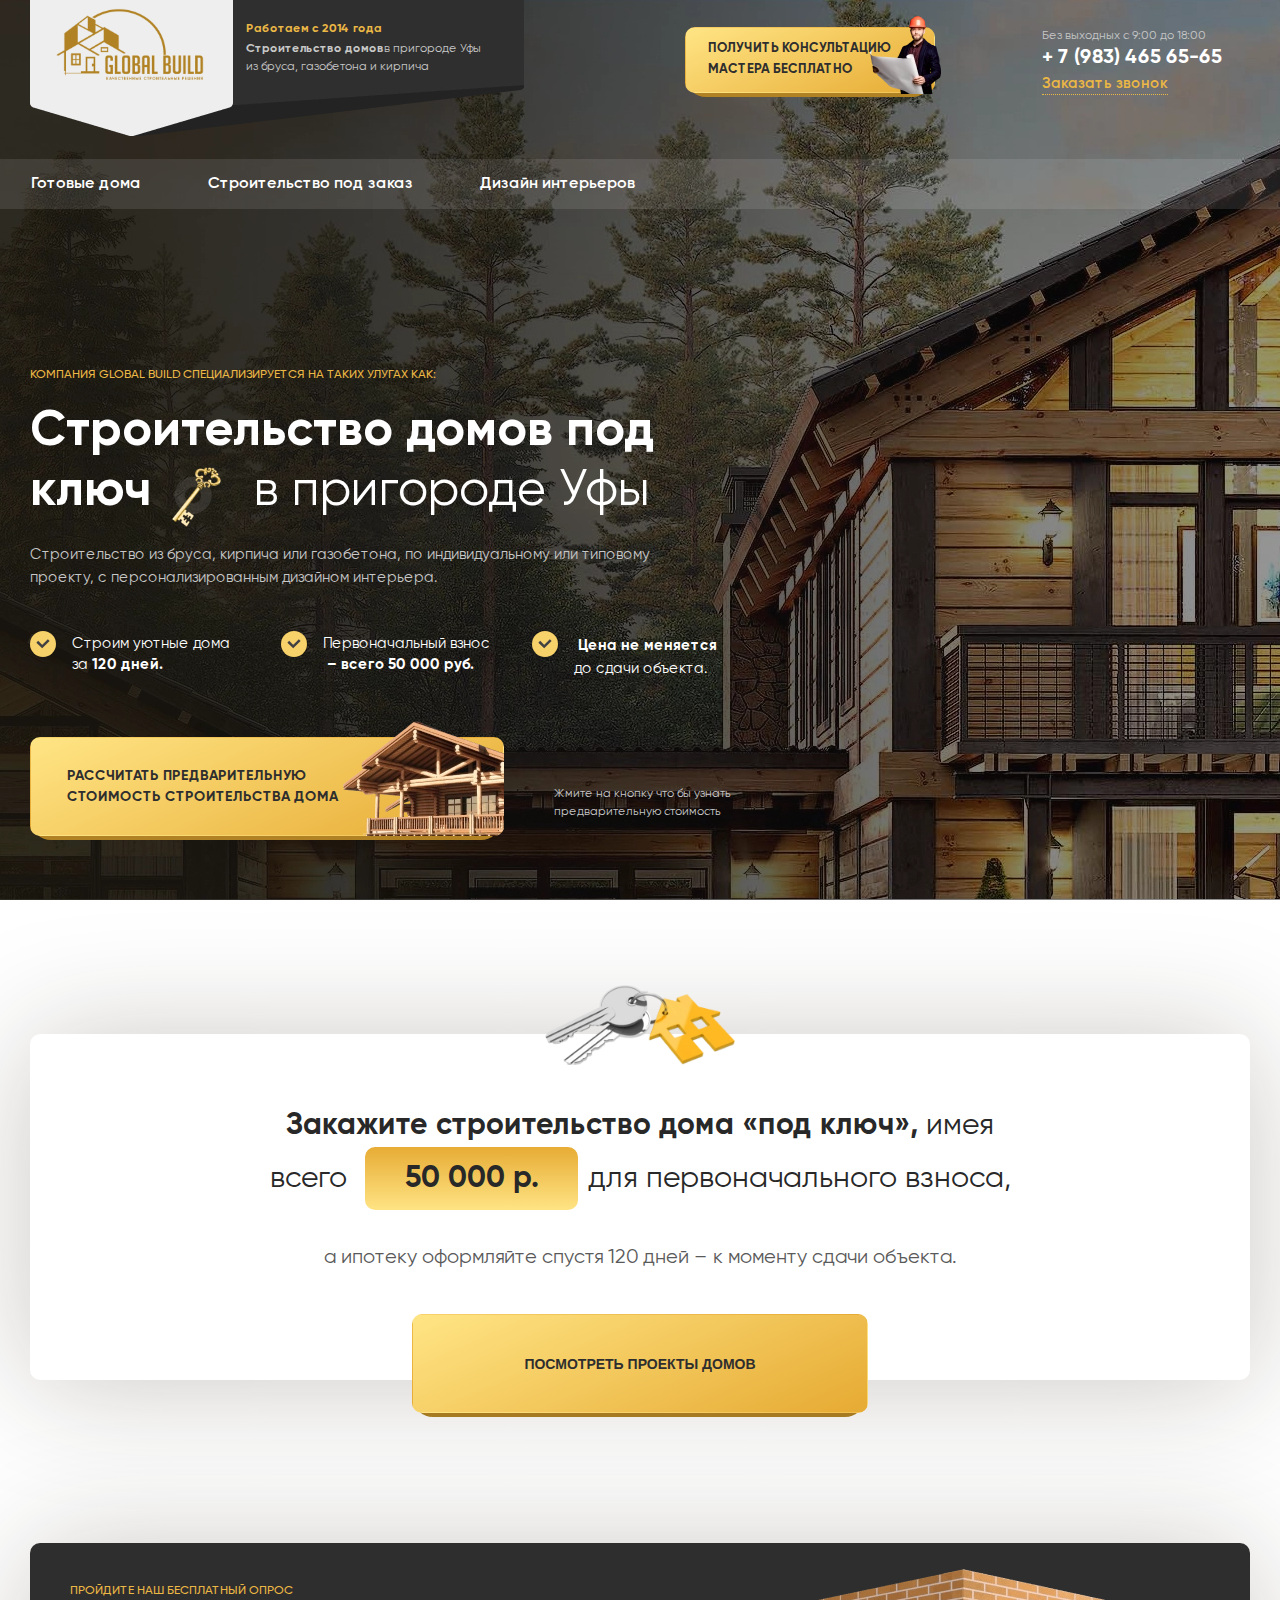
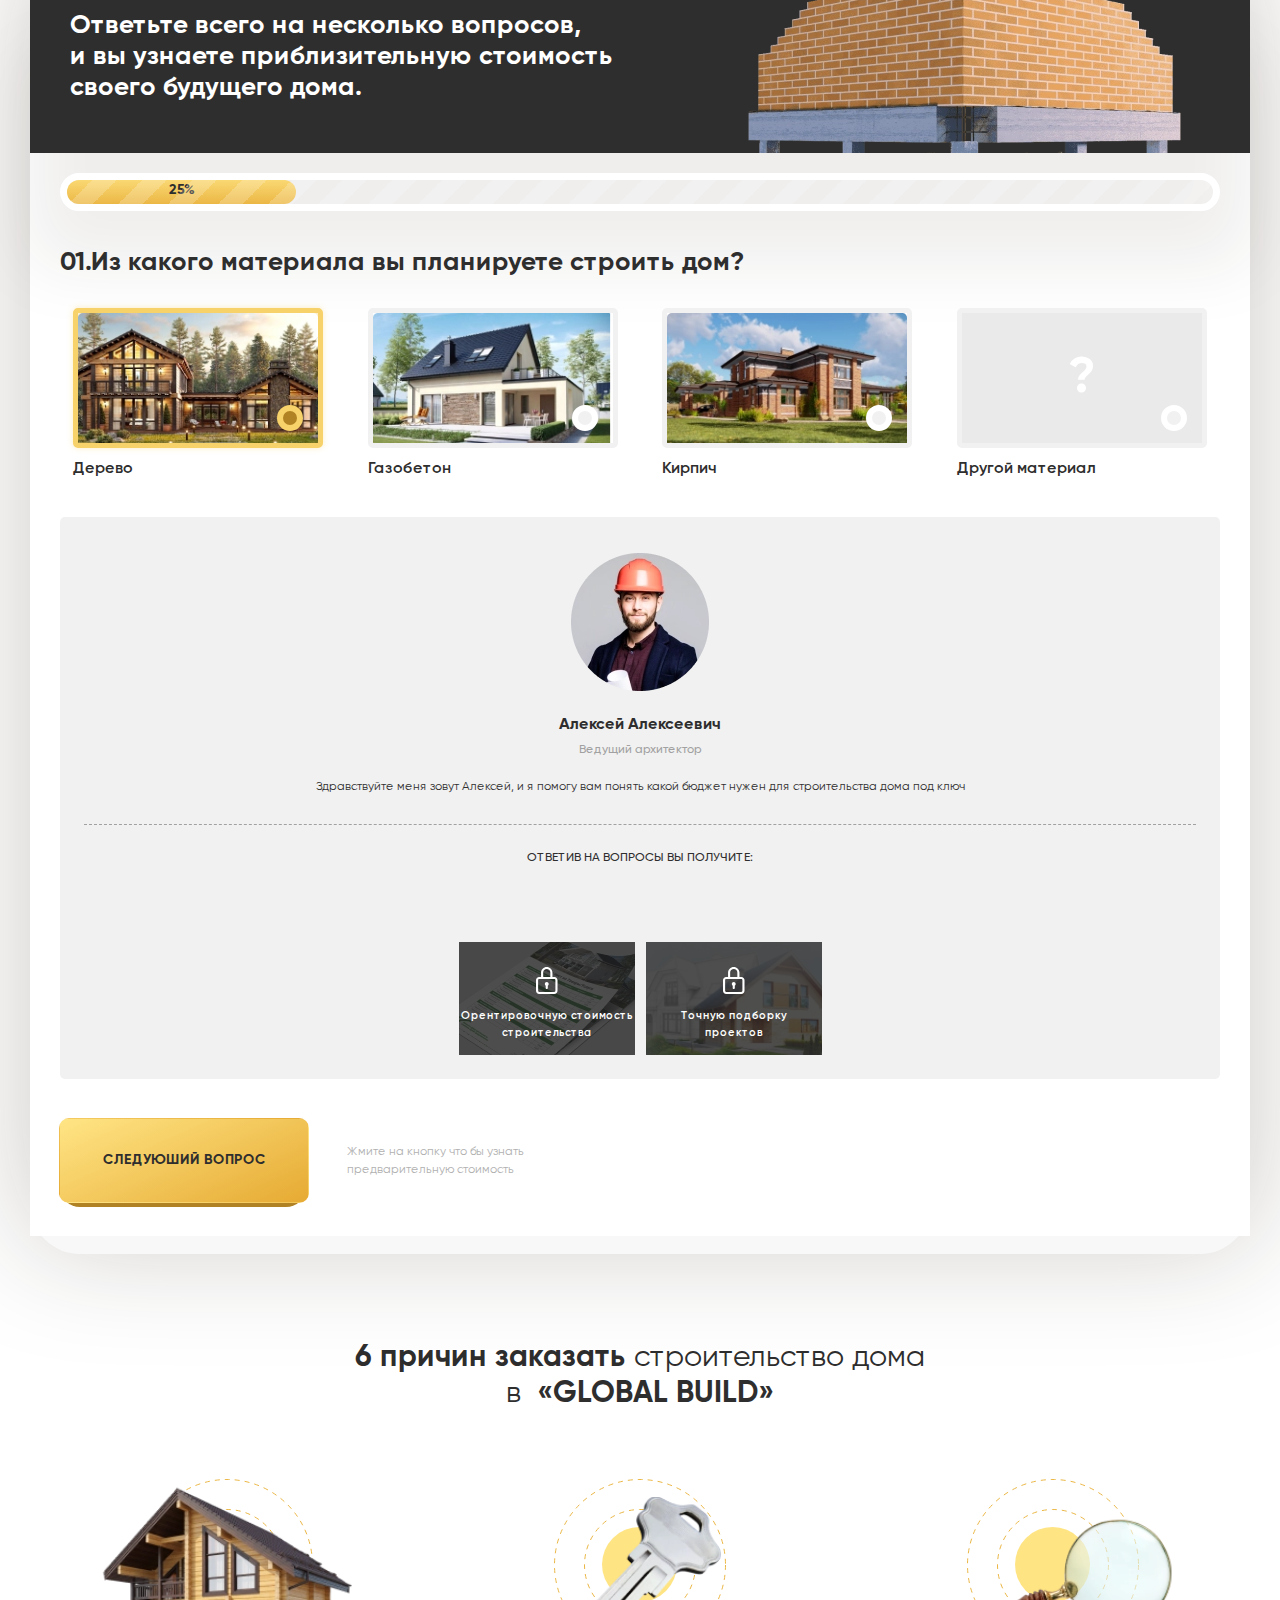
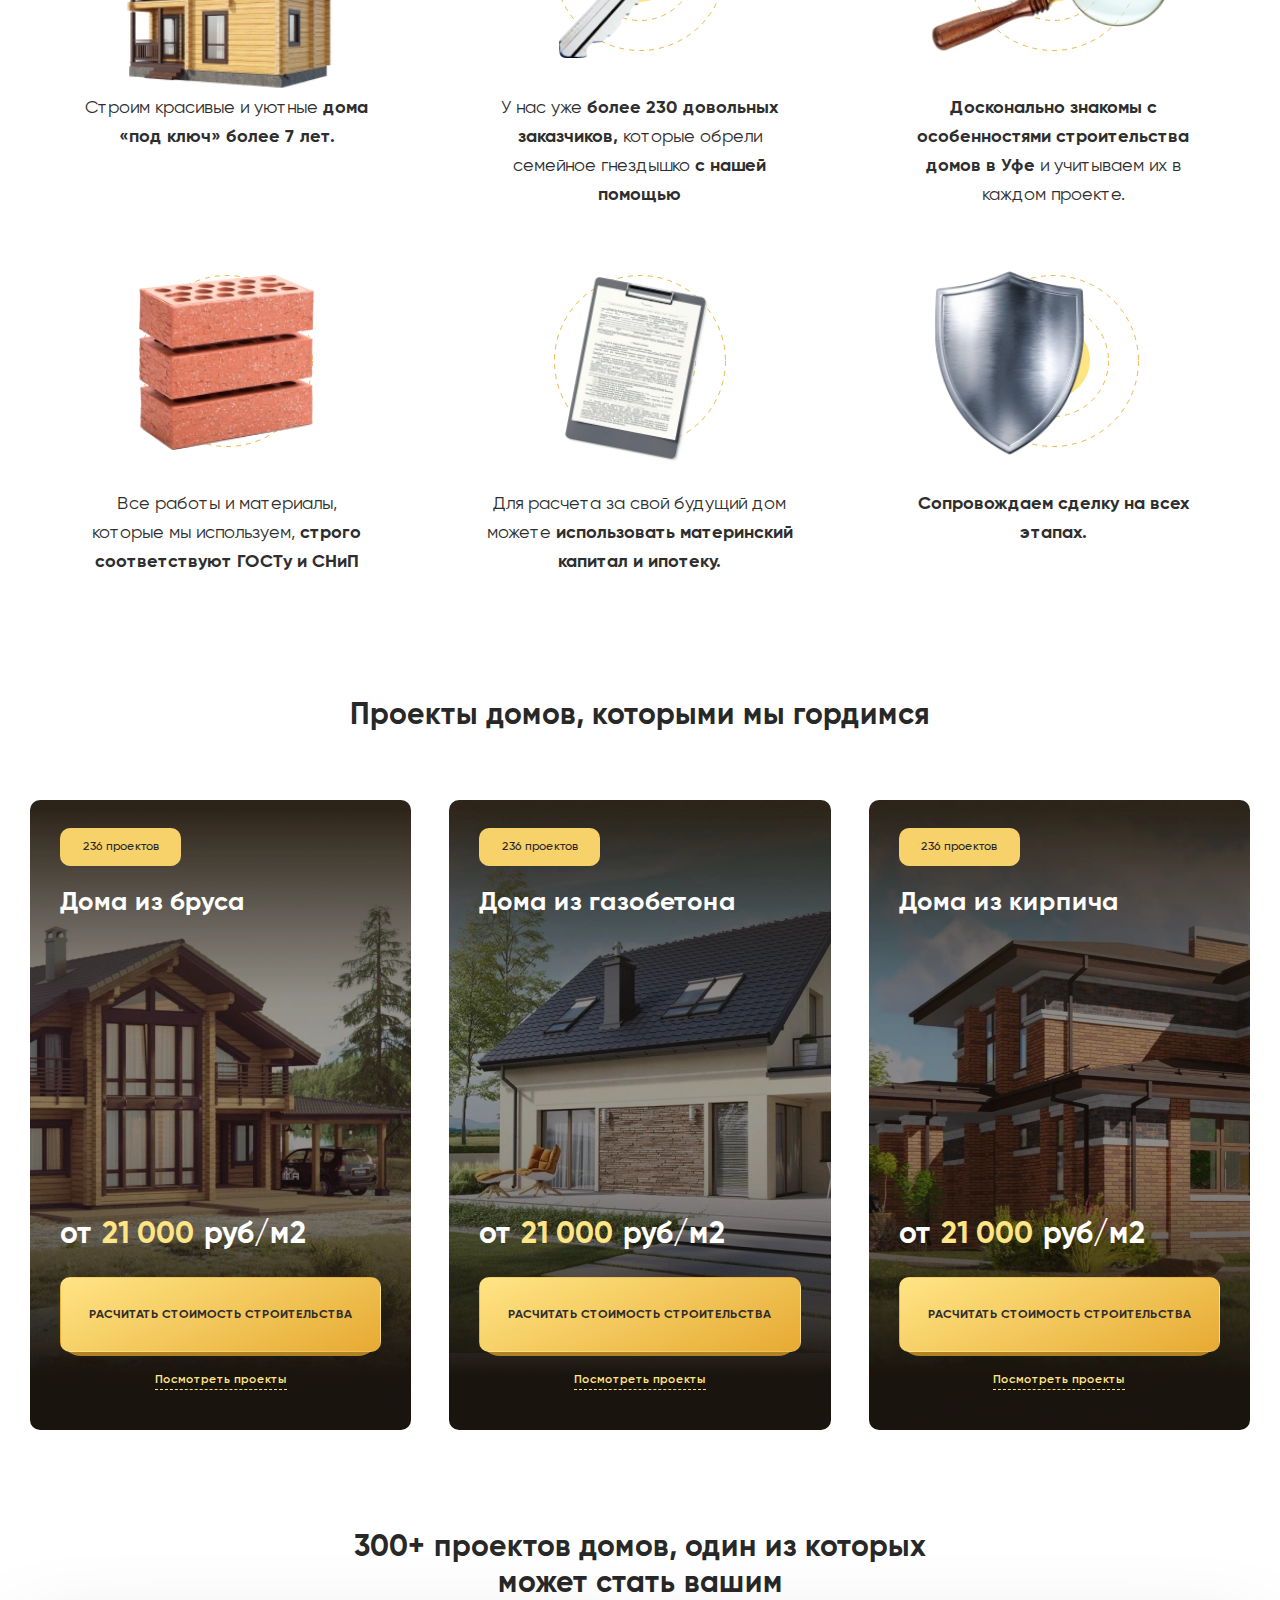
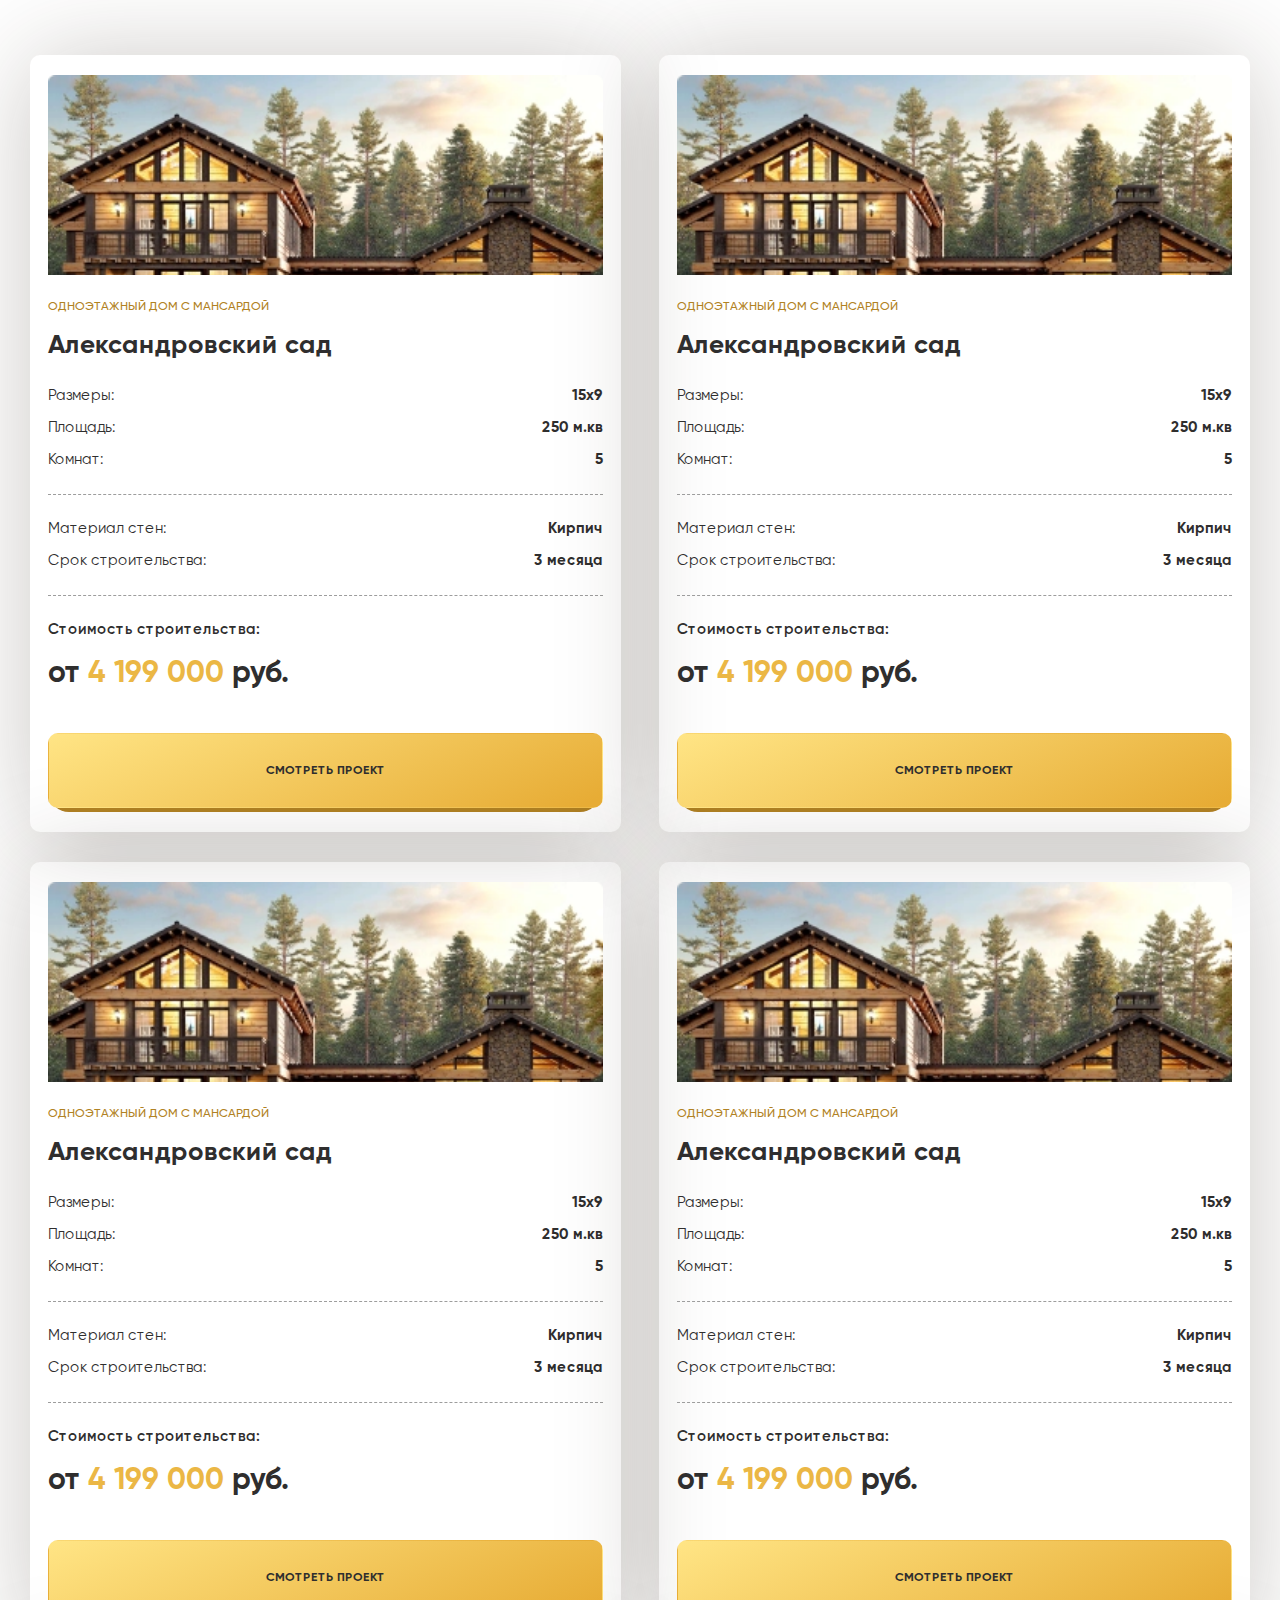
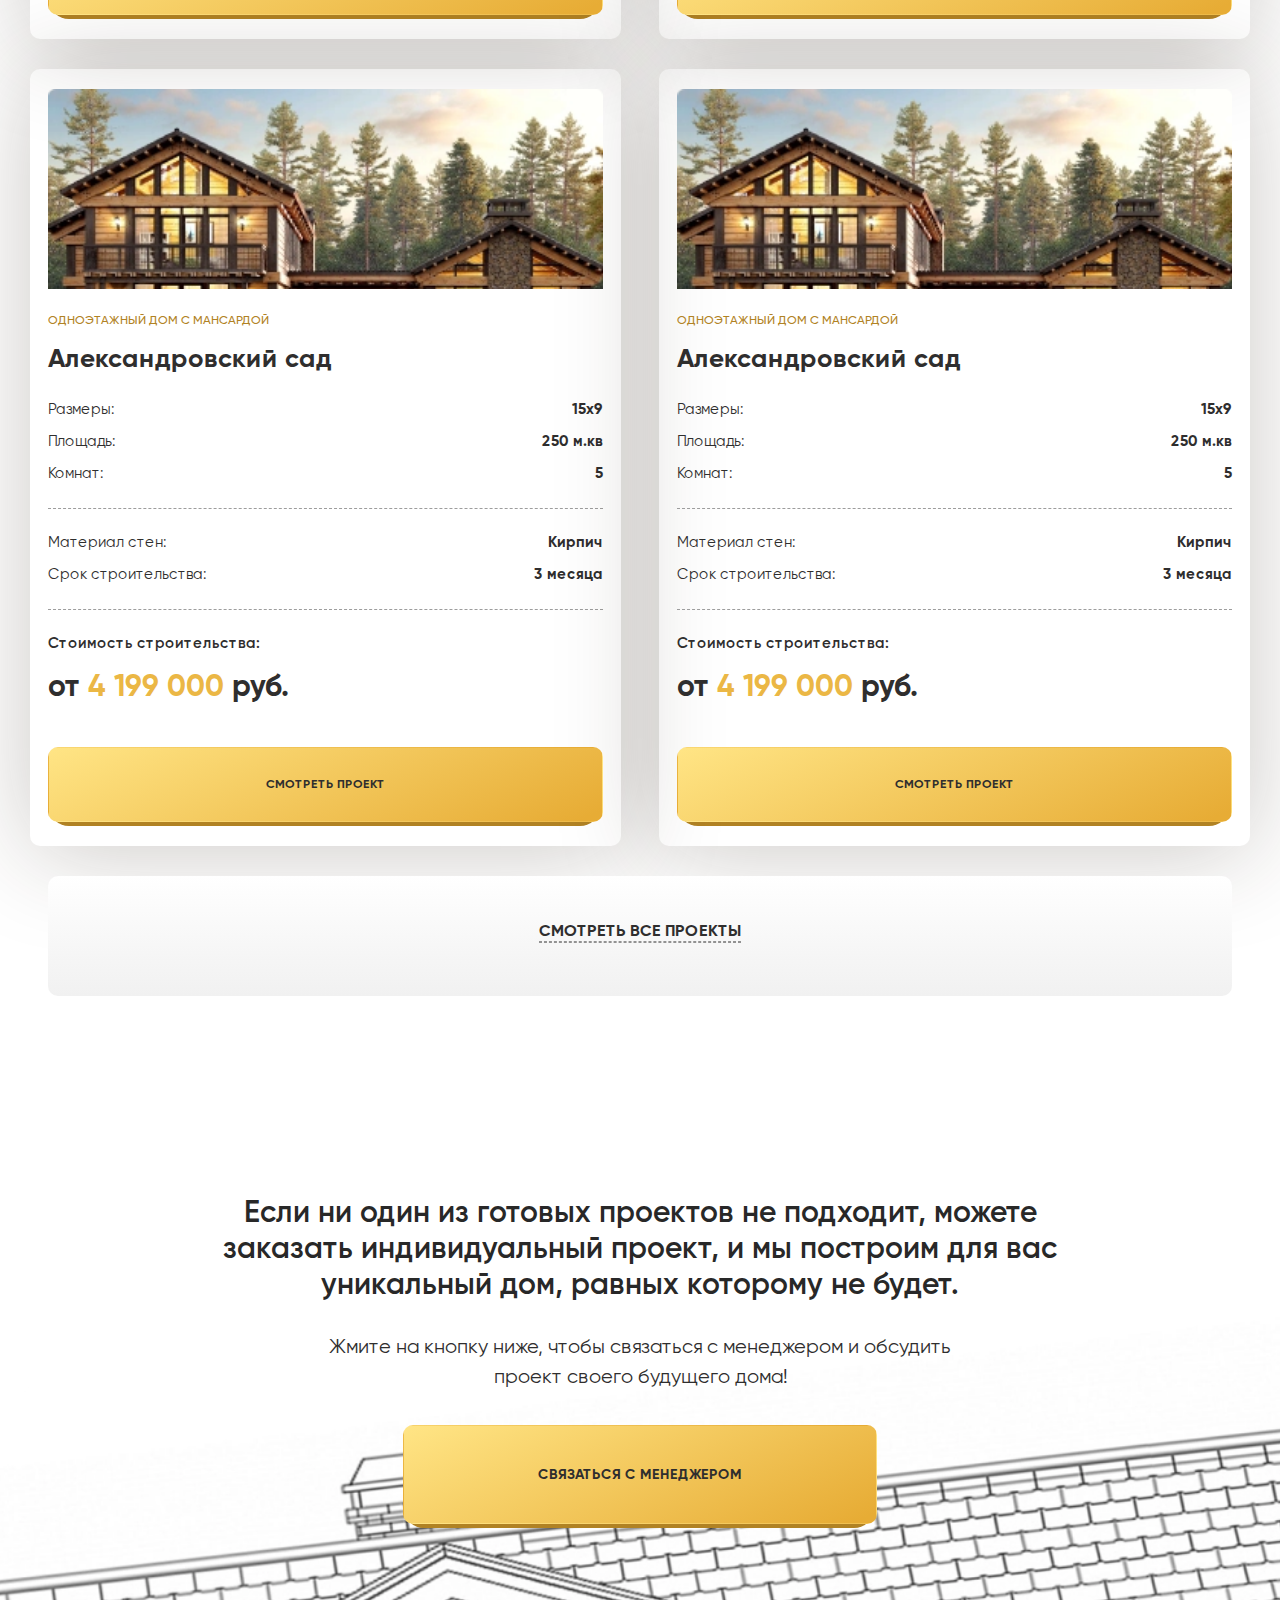
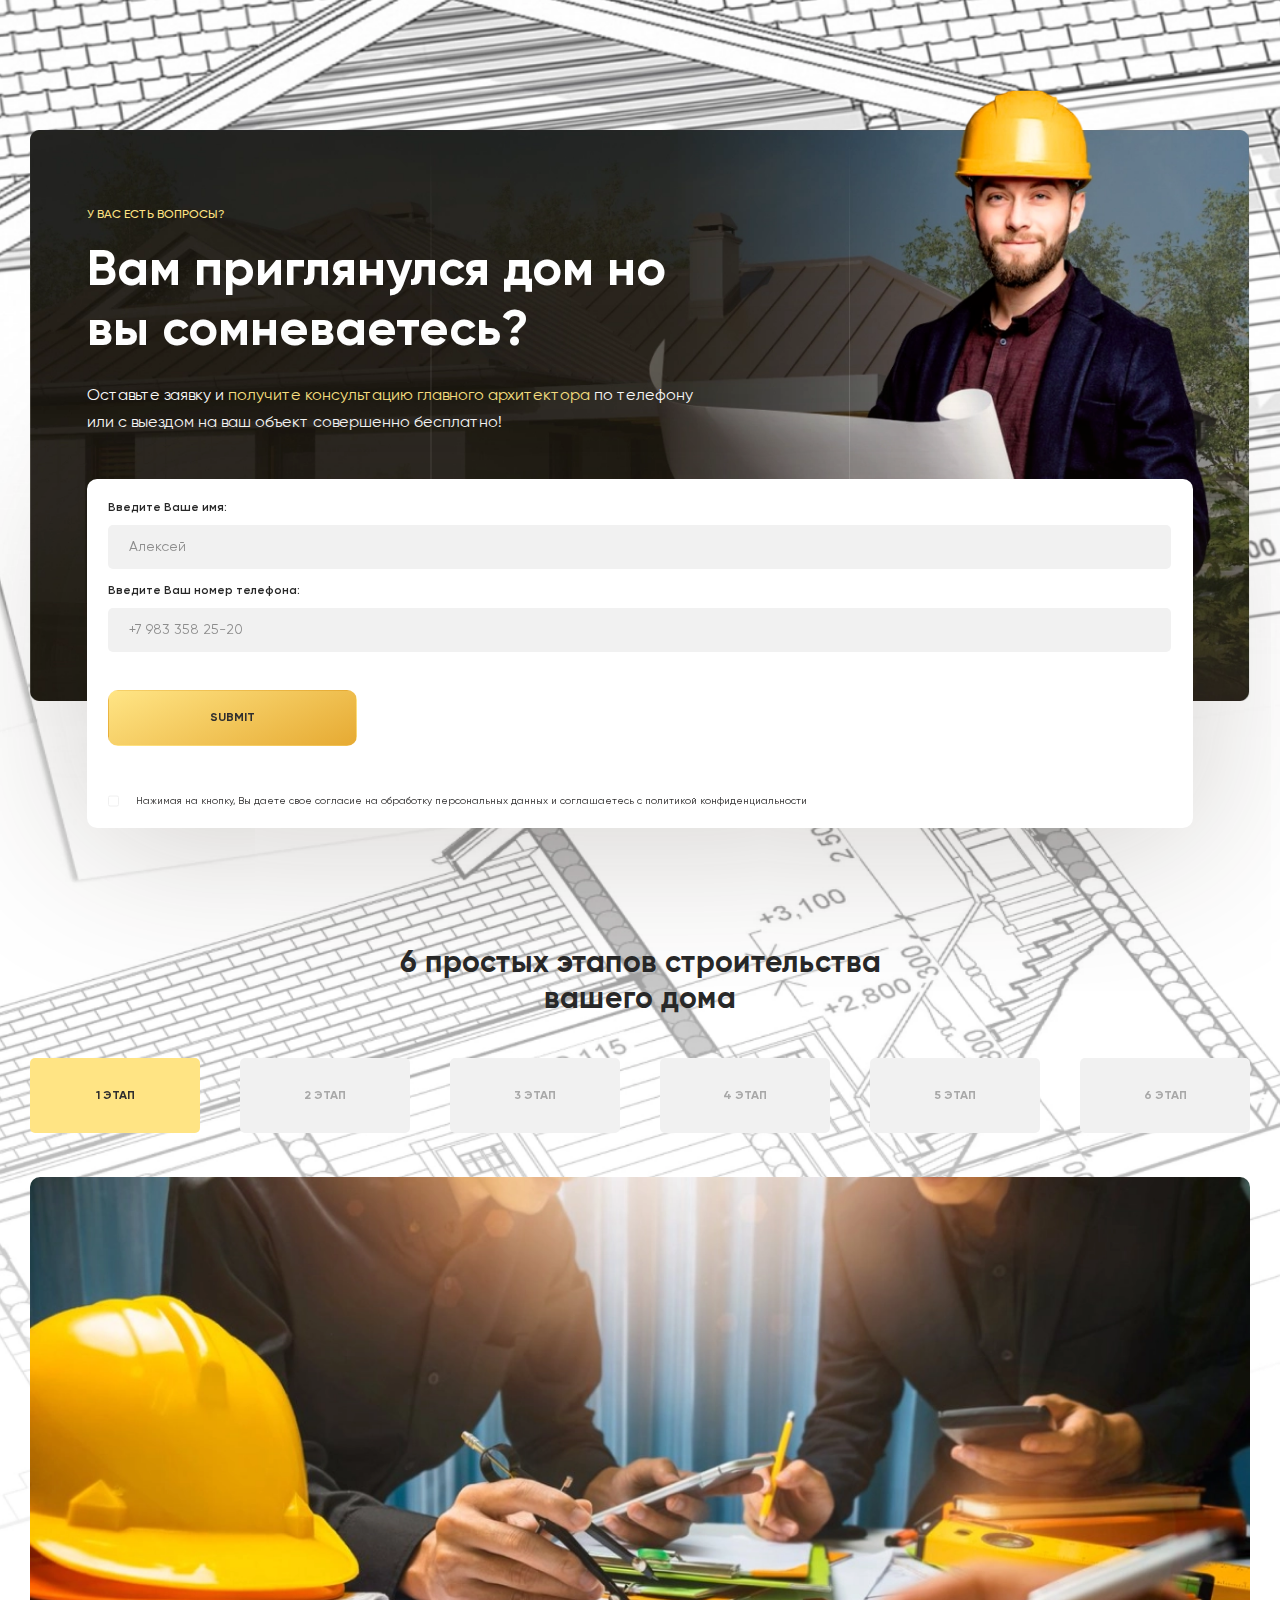
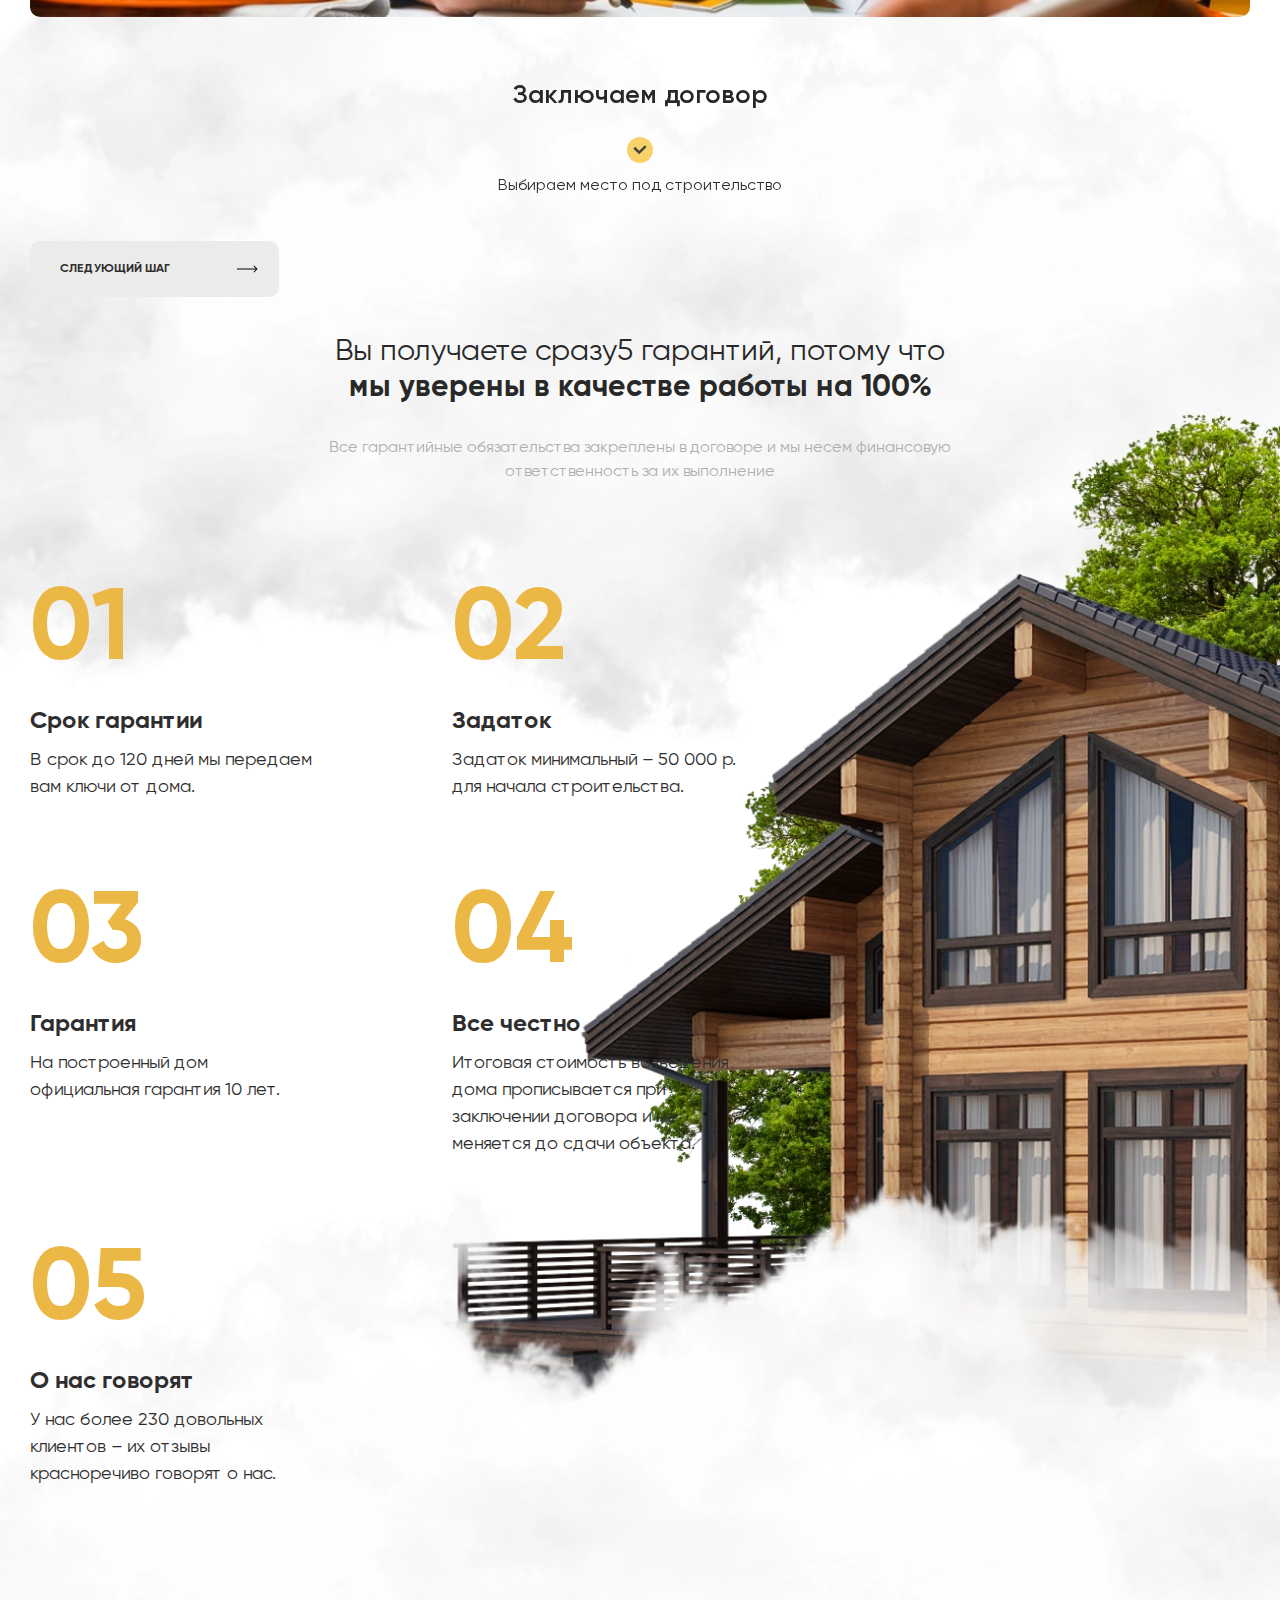
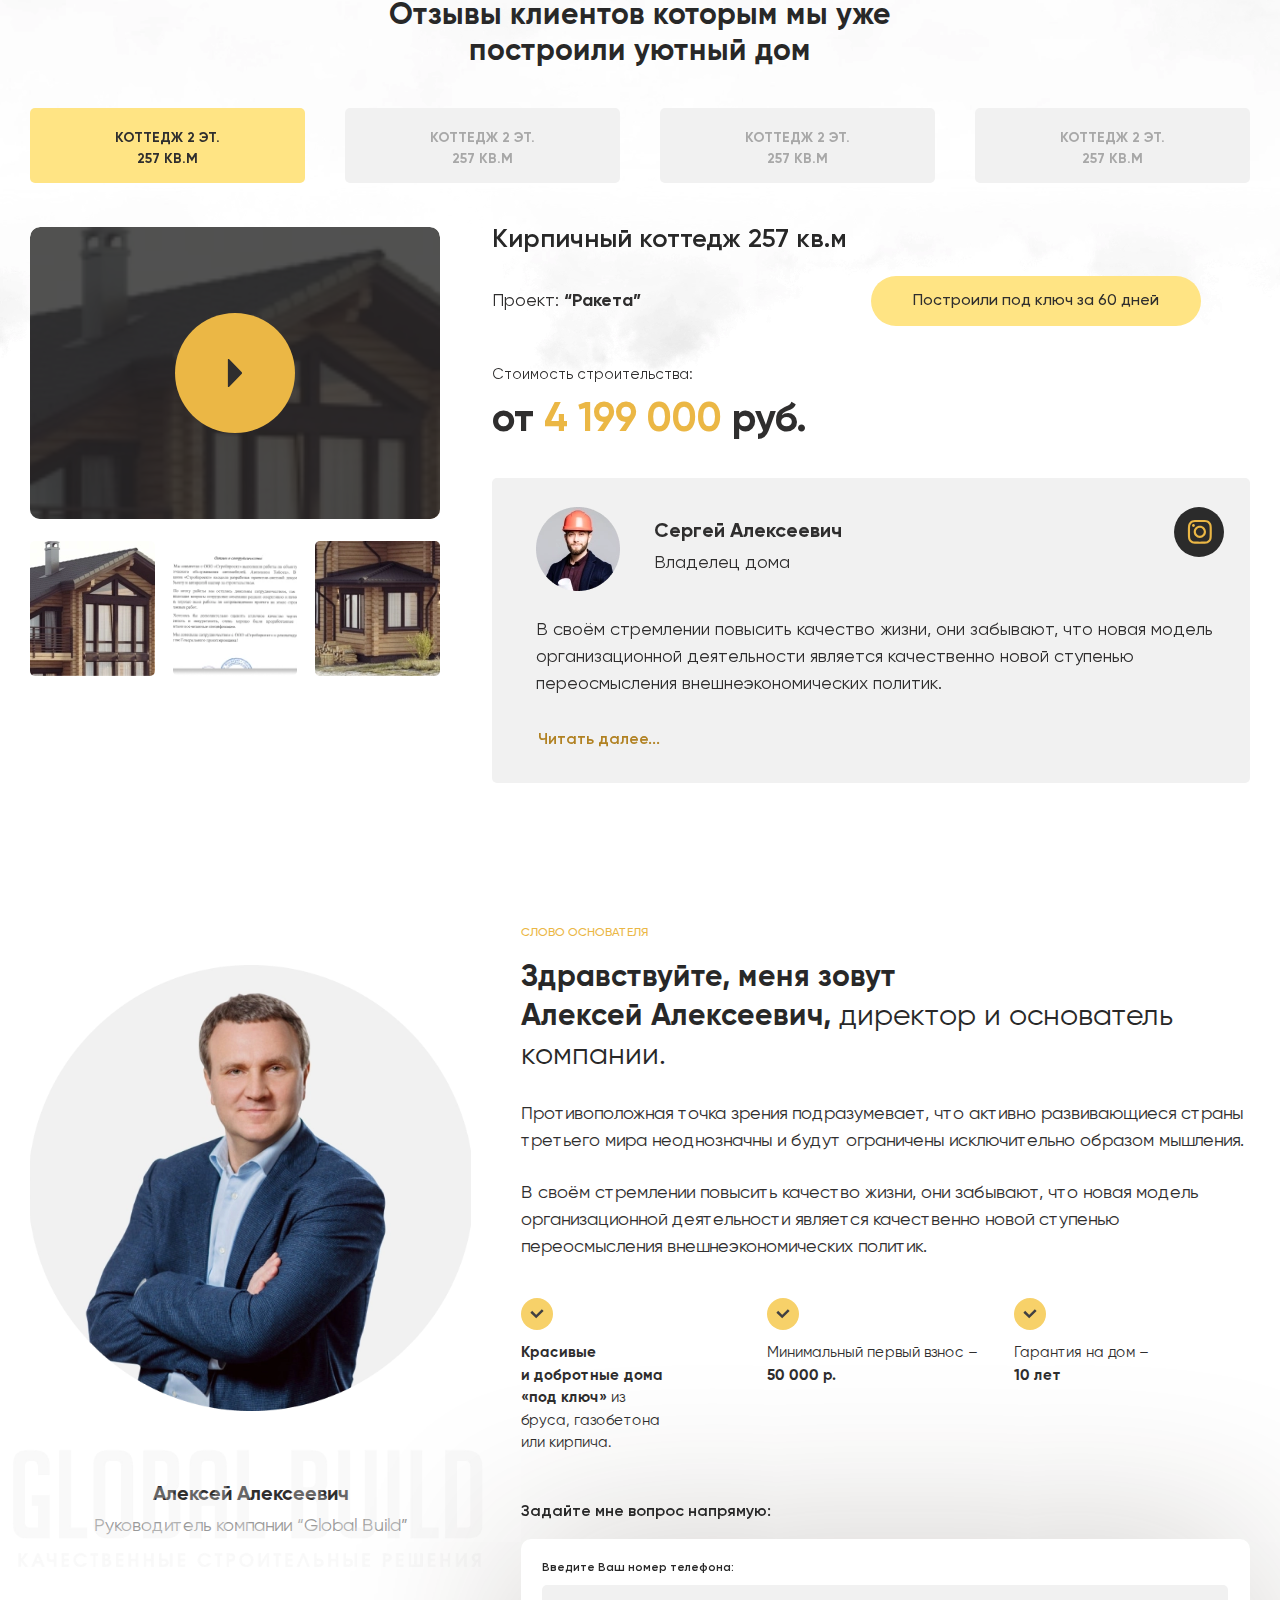
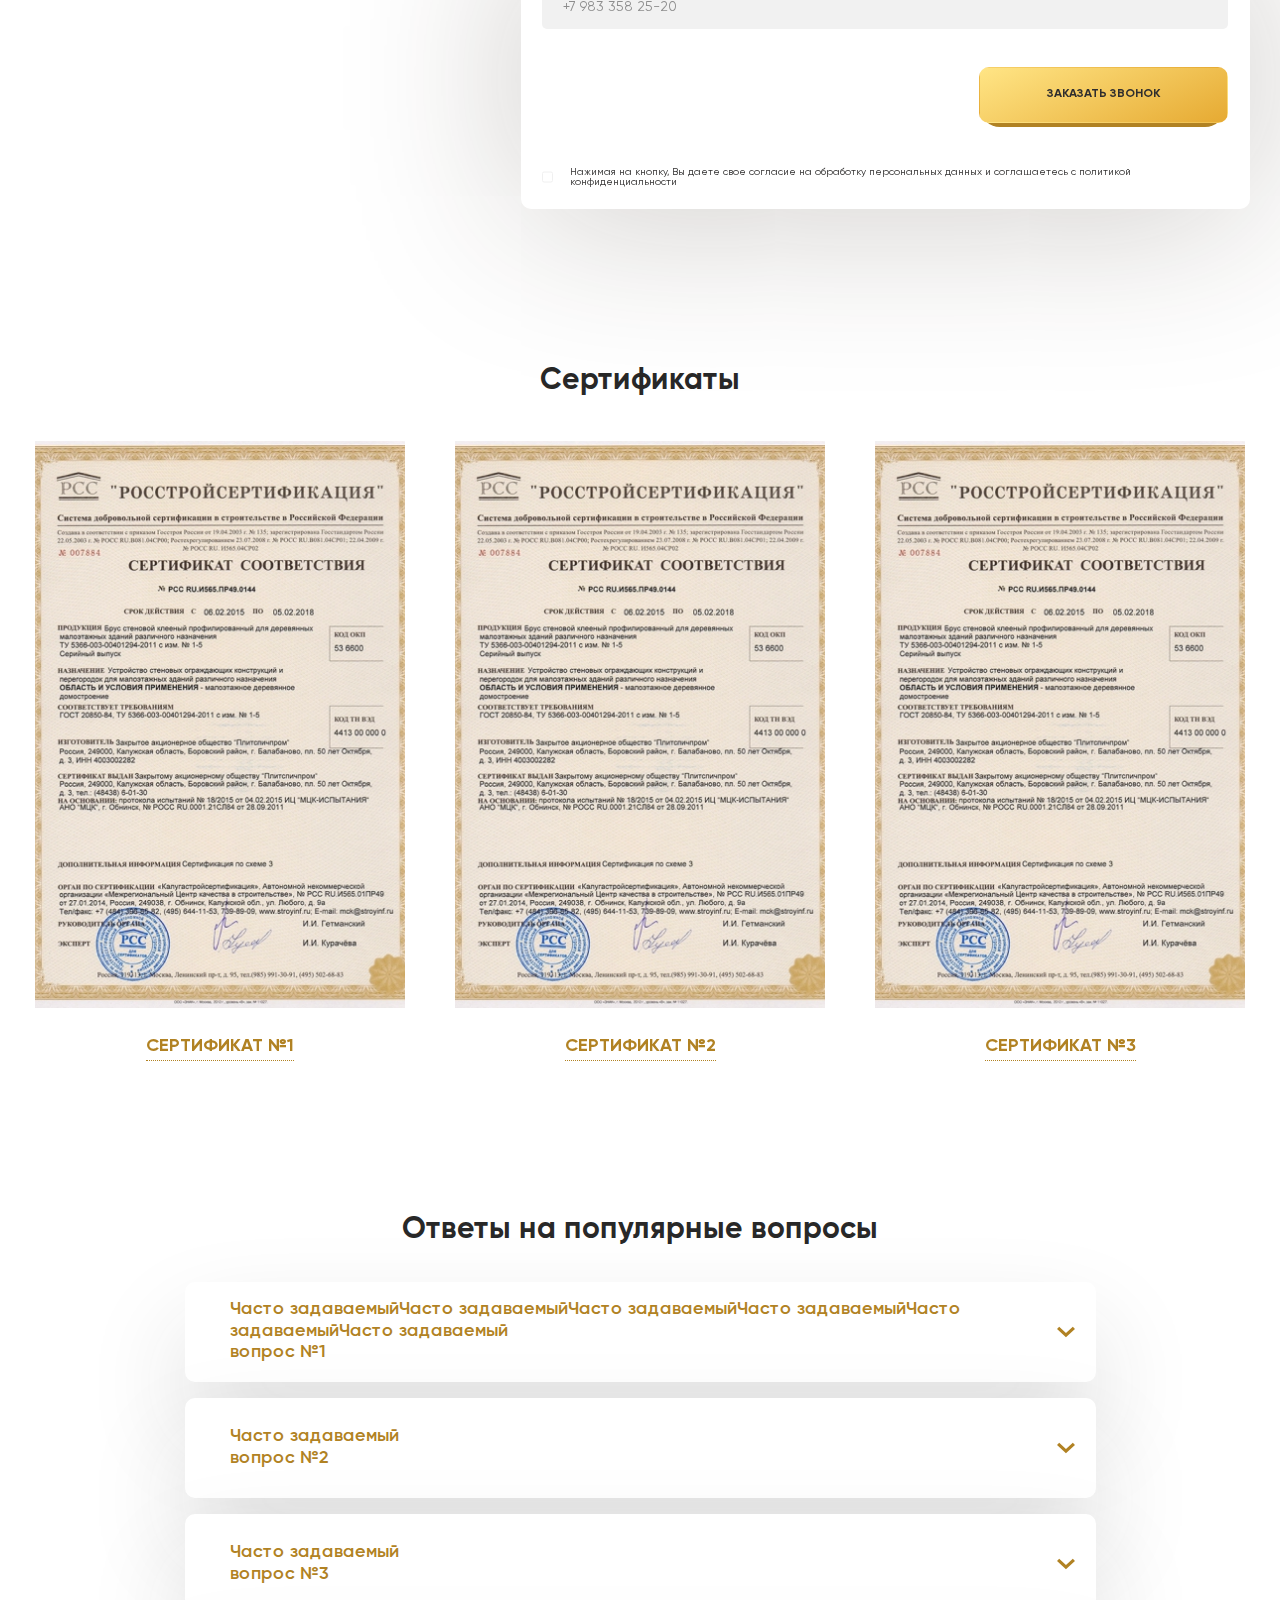
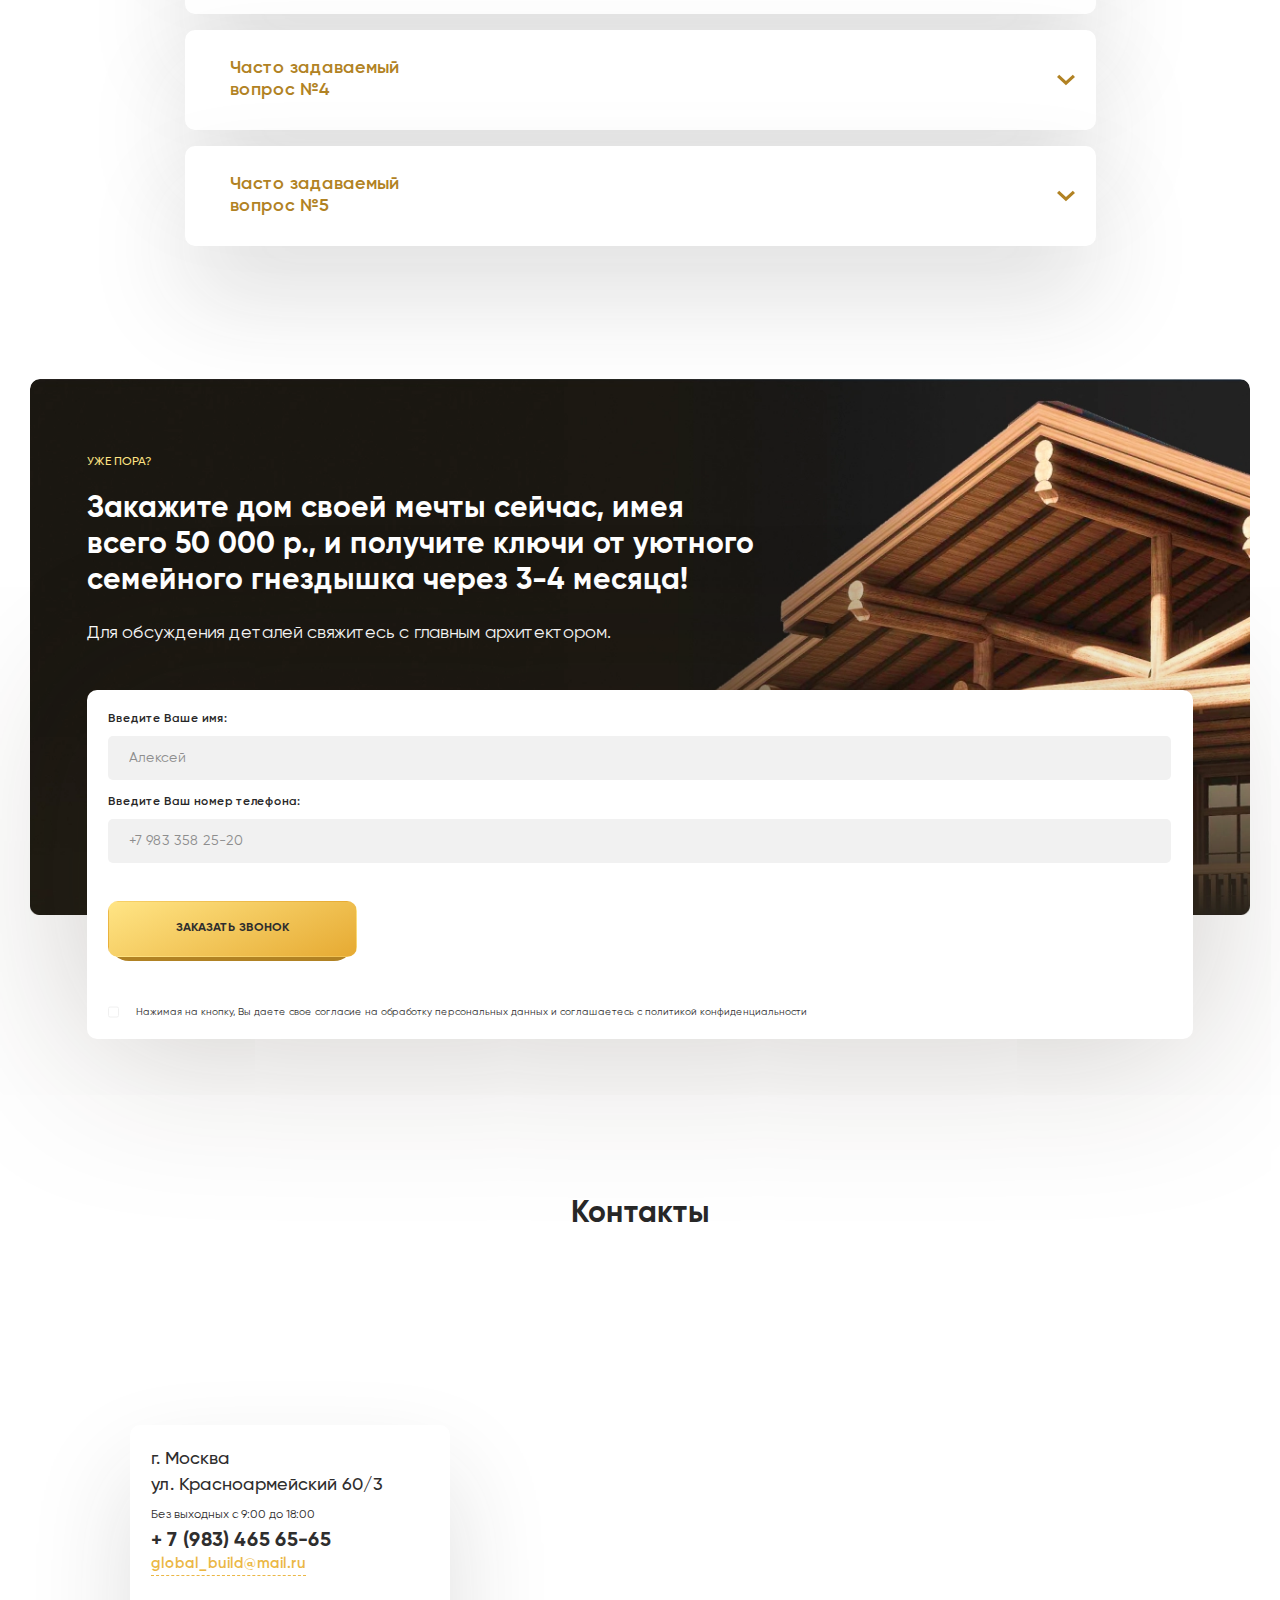
<file: index.html>
<!doctype html>
<html>
<head><title>GLOBAL BUILD</title>
    <meta charset="utf-8">
    <meta name="viewport" content="width=device-width,initial-scale=1,shrink-to-fit=no">
    <link rel="shortcut icon" href="assets/img/favicon.ico" type="image/ico">
    <link href="assets/css/app.css" rel="stylesheet">
</head>
<body>
<div class="wrapper">
    <header class="header">
        <div class="container">
            <div class="header__body">
                <div class="header__block-logo block-logo">
                    <div class="imgs">
                        <picture>
                            <source srcset="assets/img/logo/logo-bg.webp" type="image/webp" media="(min-width: 1200px)">
                            <source srcset="assets/img/logo/logo-bg.webp" type="image/webp"
                                    media="(min-width: 768px) and (max-width: 1199px)">
                            <source srcset="assets/img/logo/logo-bg-sm.webp" type="image/webp"
                                    media="(max-width: 767px)">
                            <img src="assets/img/logo/logo-bg.webp" alt="img"></picture>
                    </div>
                    <div class="block-logo__logo"><img src="assets/img/home/svg/logo.svg" alt="img"></div>
                    <div class="block-logo__description"><p class="_f-12 _w-700 _eb">Работаем с 2014 года</p>
                        <p><span class="_f-12 _w-700 _c7">Строительство домов</span><span class="_f-12 _w-400 _c7">в пригороде Уфы<br>из бруса, газобетона и кирпича</span>
                        </p></div>
                </div>
                <a class="btn btn--success header__button popup-init-js" href="#!" rel=".popup-form"><span>Получить консультацию<br>мастера бесплатно</span><img
                        src="assets/img/home/webp/worker.webp" alt="img"></a>
                <div class="header__info info"><span class="_f-12 _w-400">Без выходных с 9:00 до 18:00</span>
                    <div class="info__phone _f-24 _w-700">+ 7 (983) 465 65-65</div>
                    <a class="_f-16 _w-600 popup-init-js" href="#!" rel=".popup-form">Заказать звонок</a></div>
            </div>
        </div>
    </header>
    <div class="header__menu-wrapper">
        <div class="container">
            <nav class="header__menu menu">
                <ul class="menu__list menu-list">
                    <li class="menu__item"><a class="menu__link _f-18 _w-600" href="#!">Готовые дома</a>
                        <svg>
                            <use xlink:href="./assets/img/sprite.svg#arrow-down"></use>
                        </svg>
                    </li>
                    <div class="menu__hidden-area">
                        <li class="menu__item"><a class="menu__link _f-18 _w-600" href="#!">Строительство под заказ</a>
                        </li>
                        <li class="menu__item"><a class="menu__link _f-18 _w-600" href="#!">Дизайн интерьеров</a></li>
                    </div>
                </ul>
            </nav>
        </div>
    </div>
    <section class="first" id="first">
        <section class="bunner" id="bunner">
            <div class="bunner__bg imgs">
                <picture>
                    <source srcset="assets/img/home/bunner.webp" type="image/webp" media="(min-width: 1200px)">
                    <source srcset="assets/img/home/bunner-lg.webp" type="image/webp"
                            media="(min-width: 768px) and (max-width: 1199px)">
                    <source srcset="assets/img/home/bunner-sm.webp" type="image/webp" media="(max-width: 767px)">
                    <img src="assets/img/home/bunner.webp" alt="img"></picture>
            </div>
            <div class="container">
                <div class="bunner__body">
                    <div class="bunner__pre-title _f-14 _w-500">Компания Global Build специализируется на таких улугах
                        как:
                    </div>
                    <div class="bunner__pre-title-sm _f-12 _w-500 _eb">Стороительство домов под заказ с минимальным
                        задатком 50 т. рублей
                    </div>
                    <div class="bunner__title"><h1>Cтроительство домов под ключ</h1><img class="bunner__key"
                                                                                         src="assets/img/home/webp/key.webp"
                                                                                         alt="img"><span
                            class="_f-60 _w-400">&nbsp;в пригороде Уфы</span></div>
                    <div class="bunner__text"><p class="_f-18 _w-400">Строительство из бруса, кирпича или газобетона, по
                        индивидуальному или типовому проекту, с персонализированным дизайном интерьера.</p></div>
                    <ul class="bunner__items chips">
                        <li class="chips__item chip">
                            <div class="chip__icon">
                                <svg>
                                    <use xlink:href="./assets/img/sprite.svg#mark"></use>
                                </svg>
                            </div>
                            <div class="chip__text _f-16 _w-400">Строим уютные дома<br>за<span class="_f-16 _w-700">120 дней.</span>
                            </div>
                        </li>
                        <li class="chips__item chip">
                            <div class="chip__icon">
                                <svg>
                                    <use xlink:href="./assets/img/sprite.svg#mark"></use>
                                </svg>
                            </div>
                            <div class="chip__text _f-16 _w-400">Первоначальный взнос<br><span class="_f-16 _w-700">– всего 50 000 руб.</span>
                            </div>
                        </li>
                        <li class="chips__item chip">
                            <div class="chip__icon">
                                <svg>
                                    <use xlink:href="./assets/img/sprite.svg#mark"></use>
                                </svg>
                            </div>
                            <div class="chip__text"><span class="_f-16 _w-700">Цена не меняется</span>
                                <div class="_f-16 _w-400">до сдачи объекта.</div>
                            </div>
                        </li>
                    </ul>
                    <div class="bunner__footer">
                        <button class="btn btn--success bunner__button button-scroll" type="button" value="#quiz"><span
                                class="_f-15 _w-700">рассчитать предварительную<br>стоимость строительства дома</span><img
                                src="assets/img/home/webp/house.webp" alt="img"></button>
                        <span class="_f-12 _w-400">Жмите на кнопку что бы узнать<br>предварительную стоимость</span>
                    </div>
                </div>
            </div>
        </section>
    </section>
    <section class="block-1" id="block-1">
        <div class="block-1__wrapper">
            <div class="container">
                <div class="block-1__body">
                    <div class="block-1__title"><span
                            class="_f-40 _w-700">Закажите строительство дома «под ключ»,</span><span
                            class="_f-40 _w-400">&nbsp;имея<br>всего <span class="block-1__chip _f-40 _w-700"><div
                            class="block-1__chip-wrap">50 000 р.</div></span>для первоначального взноса,</span></div>
                    <div class="block-1__text _f-24 _w-400">а ипотеку оформляйте спустя 120 дней – к моменту сдачи
                        объекта.
                    </div>
                    <button class="button-scroll btn btn--success block-1__button _f-15" type="button" value="#block-5">
                        пОСМОТРЕТЬ ПРОЕКТЫ ДОМОВ
                    </button>
                    <div class="block-1__img">
                        <div class="imgs"><img src="assets/img/block-1/dec-1.webp"></div>
                    </div>
                </div>
            </div>
        </div>
    </section>
    <section class="quiz" id="quiz">
        <div class="container">
            <div class="quiz__body">
                <div class="quiz__top">
                    <div class="quiz__pre-title _f-14 _w-500">Пройдите наш бесплатный опрос</div>
                    <div class="quiz__title"><h2 class="_f-30 _w-700">Ответьте всего на несколько вопросов,<br>и вы
                        узнаете приблизительную стоимость<br>своего будущего дома.</h2></div>
                    <div class="quiz__img">
                        <div class="imgs"><img src="assets/img/block-2/b2-1.webp"></div>
                    </div>
                </div>
                <div class="quiz__bar Quiz-bar">
                    <div class="Quiz-bar__track"></div>
                </div>
                <div class="quiz__content QContent">
                    <div class="QContent__column">
                        <div class="QBlock QBlock-active">
                            <div class="QContent__title"><h3 class="_f-30 _w-700"><span>01.</span><span>Из какого материала вы планируете строить дом?</span>
                            </h3></div>
                            <ul class="QContent__cards">
                                <li class="QContent__card QCard QCard--active">
                                    <div class="QCard__img">
                                        <div class="imgs"><img src="assets/img/block-2/card-1.webp" alt="img"></div>
                                    </div>
                                    <div class="QCard__title _f-18 _w-600">Дерево</div>
                                </li>
                                <li class="QContent__card QCard">
                                    <div class="QCard__img">
                                        <div class="imgs"><img src="assets/img/block-2/card-2.webp" alt="img"></div>
                                    </div>
                                    <div class="QCard__title _f-18 _w-600">Газобетон</div>
                                </li>
                                <li class="QContent__card QCard">
                                    <div class="QCard__img">
                                        <div class="imgs"><img src="assets/img/block-2/card-3.webp" alt="img"></div>
                                    </div>
                                    <div class="QCard__title _f-18 _w-600">Кирпич</div>
                                </li>
                                <li class="QContent__card QCard QCard--empty">
                                    <div class="QCard__img">
                                        <div class="imgs"></div>
                                    </div>
                                    <div class="QCard__title _f-18 _w-600">Другой материал</div>
                                </li>
                            </ul>
                        </div>
                        <div class="QBlock">
                            <div class="QContent__bedroom QContent-bedroom">
                                <div class="QContent__title"><h3 class="_f-30 _w-700">02. Количество спален</h3></div>
                                <div class="QContent-bedroom__item"><input id="rb1" type="radio" name="rb"
                                                                           checked="checked"><label for="rb1">1
                                    спальня</label></div>
                                <div class="QContent-bedroom__item"><input id="rb2" type="radio" name="rb"><label
                                        for="rb2">2 спальни</label></div>
                                <div class="QContent-bedroom__item"><input id="rb3" type="radio" name="rb"><label
                                        for="rb3">3 спальни</label></div>
                                <div class="QContent-bedroom__item"><input id="rb4" type="radio" name="rb"><label
                                        for="rb4">4 спальни</label></div>
                            </div>
                        </div>
                        <div class="QBlock">
                            <div class="QContent__levels QContent-levels">
                                <div class="QContent__title"><h3 class="_f-30 _w-700">03. Количество этажей</h3></div>
                                <div class="QContent-bedroom__item"><input id="rbl1" type="radio" name="rbl"
                                                                           checked="checked"><label for="rbl1">1
                                    этаж</label></div>
                                <div class="QContent-bedroom__item"><input id="rbl2" type="radio" name="rbl"><label
                                        for="rbl2">2 этажа</label></div>
                                <div class="QContent-bedroom__item"><input id="rbl3" type="radio" name="rbl"><label
                                        for="rbl3">3 этажа</label></div>
                            </div>
                        </div>
                        <div class="QBlock">
                            <div class="QContent__levels QContent-levels">
                                <div class="QContent__title"><h3 class="_f-30 _w-700">04. На какой бюджет вы
                                    рассчитываете?</h3></div>
                                <div class="QContent__action _f-24 _w-400">Ведите ползунок что бы обозначить цену
                                    <section class="calculator-section" data-type="slider-group"><p class="range"></p>
                                        <div class="range__descriptions"><span
                                                class="min-value _f-12 _w-500">2 м.</span><span
                                                class="max-value _f-12 _w-500">5 м.</span></div>
                                        <div class="calculator-section__number">
                                            <output></output>
                                        </div>
                                        <input id="price" type="range" min="2000000" max="5000000" value="0" step="1"
                                               name="groep1"><input class="calculator-section__double _f-18 _w-500">
                                        <p></p></section>
                                    <span class="range-currency">руб.</span></div>
                            </div>
                        </div>
                        <div class="QBlock">
                            <form class="feedback block-6-form__body" action="#" method="POST">
                                <div class="block-6-form__item"><label class="_f-12 _w-600 _28">Введите Ваше имя:<input
                                        class="block-6-form__input _name _req" name="name"
                                        placeholder="Алексей"></label></div>
                                <div class="block-6-form__item"><label class="_f-12 _w-600 _28">Введите Ваш номер
                                    телефона:<input class="block-6-form__input _phone _req" type="phone" name="phone"
                                                    placeholder="+7 983 358 25-20"></label></div>
                                <div class="block-6-form__item">
                                    <button class="btn btn--success block-6-form__button" type="submit"><span
                                            class="_f-12 _w-700 _2f">Заказать звонок</span></button>
                                </div>
                                <div class="block-6-form__politic"><input class="_req" id="cbform-quiz" type="checkbox"><label
                                        class="_f-10 _w-400 _39" for="cbform-quiz">Нажимая на кнопку, Вы даете свое
                                    согласие на обработку персональных данных и соглашаетесь с политикой
                                    конфиденциальности</label></div>
                            </form>
                        </div>
                    </div>
                    <div class="QContent__person Person">
                        <div class="Person__img">
                            <div class="imgs"><img src="assets/img/block-2/person.webp" alt="img"></div>
                        </div>
                        <div class="Person__name _f-18 _w-700">Алексей Алексеевич</div>
                        <div class="Person__profession _f-14 _w-500">Ведущий архитектор</div>
                        <div class="Person__description _f-14 _w-400">Здравствуйте меня зовут Алексей, и я помогу вам
                            понять какой бюджет нужен для строительства дома под ключ
                        </div>
                        <div class="Person__devider"></div>
                        <div class="Person__resive _f-12 _w-500">ответив на вопросы вы получите:</div>
                        <div class="Person__cards">
                            <div class="Person__card Person-card">
                                <div class="imgs"><img src="assets/img/block-2/person-1.webp" alt="img"></div>
                                <div class="Person-card__mask"></div>
                                <div class="Person-card__icon">
                                    <svg>
                                        <use xlink:href="./assets/img/sprite.svg#lock"></use>
                                    </svg>
                                </div>
                                <div class="Person-card__text _f-11 _w-600">Орентировочную стоимость строительства</div>
                            </div>
                            <div class="Person__card Person-card">
                                <div class="imgs"><img src="assets/img/block-2/person-2.webp" alt="img"></div>
                                <div class="Person-card__mask"></div>
                                <div class="Person-card__icon">
                                    <svg>
                                        <use xlink:href="./assets/img/sprite.svg#lock"></use>
                                    </svg>
                                </div>
                                <div class="Person-card__text _f-11 _w-600">Точную подборку<br>проектов</div>
                            </div>
                        </div>
                    </div>
                    <div class="QContent__block-button">
                        <button class="btn btn--success QContent__button _f-15 _w-700 Q-js">
                            <span>Следуюший вопрос</span></button>
                        <span class="_f-12 _w-400">Жмите на кнопку что бы узнать<br>предварительную стоимость</span>
                    </div>
                </div>
            </div>
        </div>
    </section>
    <section class="block-3" id="block-3">
        <div class="container">
            <div class="block-3__body">
                <div class="block-3__title"><span class="_f-40 _w-700">6 причин заказать</span><span
                        class="_f-40 _w-400">&nbsp;строительство дома<br></span><span
                        class="_f-40 _w-400">в &nbsp;</span><span class="_f-40 _w-700">«global build»</span></div>
                <ul class="block-3__cards">
                    <li class="block-3__card block-3-card">
                        <div class="block-3-card__decor">
                            <div class="imgs">
                                <svg>
                                    <use xlink:href="./assets/img/sprite.svg#decor"></use>
                                </svg>
                            </div>
                        </div>
                        <div class="block-3-card__img" style="position: relative">
                            <div class="imgs"><img src="assets/img/block-3/i-1.webp"></div>
                        </div>
                        <div class="block-3-card__text"><span class="_w-400">Строим красивые и уютные</span><span
                                class="_w-700"> дома «под ключ» более 7 лет.</span></div>
                    </li>
                    <li class="block-3__card block-3-card">
                        <div class="block-3-card__decor">
                            <div class="imgs">
                                <svg>
                                    <use xlink:href="./assets/img/sprite.svg#decor"></use>
                                </svg>
                            </div>
                        </div>
                        <div class="block-3-card__img" style="position: relative">
                            <div class="imgs"><img src="assets/img/block-3/i-2.webp"></div>
                        </div>
                        <div class="block-3-card__text"><span class="_w-400">У нас уже</span><span class="_w-700"> более 230 довольных заказчиков,</span><span
                                class="_w-400"> которые обрели семейное гнездышко</span><span class="_w-700"> с нашей помощью</span>
                        </div>
                    </li>
                    <li class="block-3__card block-3-card">
                        <div class="block-3-card__decor">
                            <div class="imgs">
                                <svg>
                                    <use xlink:href="./assets/img/sprite.svg#decor"></use>
                                </svg>
                            </div>
                        </div>
                        <div class="block-3-card__img" style="position: relative">
                            <div class="imgs"><img src="assets/img/block-3/i-3.webp"></div>
                        </div>
                        <div class="block-3-card__text"><span class="_w-700">Досконально знакомы с особенностями строительства домов в Уфе</span><span
                                class="_w-400"> и учитываем их в каждом проекте.</span></div>
                    </li>
                    <li class="block-3__card block-3-card">
                        <div class="block-3-card__decor">
                            <div class="imgs">
                                <svg>
                                    <use xlink:href="./assets/img/sprite.svg#decor"></use>
                                </svg>
                            </div>
                        </div>
                        <div class="block-3-card__img" style="position: relative">
                            <div class="imgs"><img src="assets/img/block-3/i-4.webp"></div>
                        </div>
                        <div class="block-3-card__text"><span class="_w-400">Все работы и материалы,<br class=".br-lg">которые мы используем,</span><span
                                class="_w-700"> строго соответствуют ГОСТу и СНиП</span></div>
                    </li>
                    <li class="block-3__card block-3-card">
                        <div class="block-3-card__decor">
                            <div class="imgs">
                                <svg>
                                    <use xlink:href="./assets/img/sprite.svg#decor"></use>
                                </svg>
                            </div>
                        </div>
                        <div class="block-3-card__img" style="position: relative">
                            <div class="imgs"><img src="assets/img/block-3/i-5.webp"></div>
                        </div>
                        <div class="block-3-card__text"><span
                                class="_w-400">Для расчета за свой будущий дом можете</span><span class="_w-700"> использовать материнский капитал и ипотеку.</span>
                        </div>
                    </li>
                    <li class="block-3__card block-3-card">
                        <div class="block-3-card__decor">
                            <div class="imgs">
                                <svg>
                                    <use xlink:href="./assets/img/sprite.svg#decor"></use>
                                </svg>
                            </div>
                        </div>
                        <div class="block-3-card__img" style="position: relative">
                            <div class="imgs"><img src="assets/img/block-3/i-6.webp"></div>
                        </div>
                        <div class="block-3-card__text"><span>Сопровождаем сделку на всех этапах.</span></div>
                    </li>
                </ul>
            </div>
        </div>
    </section>
    <section class="block-4" id="block-4">
        <div class="container">
            <div class="block-4__body">
                <div class="block-4__title"><h2 class="_f-40 _w-700">Проекты домов, которыми мы гордимся</h2></div>
                <ul class="block-4__projects block-4-projects">
                    <li class="block-4-projects__card projects-card">
                        <div class="imgs"><img src="assets/img/block-4/i-1.webp" alt="img"></div>
                        <div class="projects-card__body">
                            <div class="projects-card__chip _f-12 _w-500">236 проектов</div>
                            <div class="projects-card__title _f-30 _w-700">Дома из бруса</div>
                            <div class="projects-card__price _f-40 _w-700"><span>от</span><span>21 000</span><span>руб/м2</span>
                            </div>
                            <a class="popup-init-js btn btn--success projects-card__button _f-14" href="#!"
                               rel=".popup-form">расчитать стоимость строительства</a><a
                                class="projects-card__over _f-14 _w-600" href="#!"><span> Посмотреть проекты</span></a>
                        </div>
                    </li>
                    <li class="block-4-projects__card projects-card">
                        <div class="imgs"><img src="assets/img/block-4/i-2.webp" alt="img"></div>
                        <div class="projects-card__body">
                            <div class="projects-card__chip _f-12 _w-500">236 проектов</div>
                            <div class="projects-card__title _f-30 _w-700">Дома из газобетона</div>
                            <div class="projects-card__price _f-40 _w-700"><span>от</span><span>21 000</span><span>руб/м2</span>
                            </div>
                            <a class="popup-init-js btn btn--success projects-card__button _f-14" href="#!"
                               rel=".popup-form">расчитать стоимость строительства</a><a
                                class="projects-card__over _f-14 _w-600" href="#!"><span> Посмотреть проекты</span></a>
                        </div>
                    </li>
                    <li class="block-4-projects__card projects-card">
                        <div class="imgs"><img src="assets/img/block-4/i-3.webp" alt="img"></div>
                        <div class="projects-card__body">
                            <div class="projects-card__chip _f-12 _w-500">236 проектов</div>
                            <div class="projects-card__title _f-30 _w-700">Дома из кирпича</div>
                            <div class="projects-card__price _f-40 _w-700"><span>от</span><span>21 000</span><span>руб/м2</span>
                            </div>
                            <a class="popup-init-js btn btn--success projects-card__button _f-14" href="#!"
                               rel=".popup-form">расчитать стоимость строительства</a><a
                                class="projects-card__over _f-14 _w-600" href="#!"><span>Посмотреть проекты</span></a>
                        </div>
                    </li>
                </ul>
            </div>
        </div>
    </section>
    <section class="block-5" id="block-5">
        <div class="container">
            <div class="block-5__body">
                <div class="block-5__title"><h2 class="_f-40 _w-700 _28">300+ проектов домов, один из которых<br>может
                    стать вашим</h2></div>
                <div class="block-5__content-area">
                    <ul class="projects-cards">
                        <li class="block-5__card future-card">
                            <div class="future-card__img">
                                <div class="imgs"><img src="assets/img/block-5/i-1.webp" alt="img"></div>
                            </div>
                            <div class="future-card__pre-title _f-12 _w-500 _b1">одноэтажный дом с мансардой</div>
                            <div class="future-card__title"><h3 class="_f-30 _w-700 _2f">Александровский сад</h3></div>
                            <div class="future-card__line _f-16 _w-400 _2f"><span>Размеры:</span><span class="_w-700"> 15х9</span>
                            </div>
                            <div class="future-card__line _f-16 _w-400 _2f"><span>Площадь:</span><span class="_w-700"> 250 м.кв</span>
                            </div>
                            <div class="future-card__line _f-16 _w-400 _2f"><span>Комнат:</span><span
                                    class="_w-700"> 5</span></div>
                            <div class="future-card__divider"></div>
                            <div class="future-card__line _f-16 _w-400 _2f"><span>Материал стен:</span><span
                                    class="_w-700"> Кирпич</span></div>
                            <div class="future-card__line _f-16 _w-400 _2f"><span>Срок строительства:</span><span
                                    class="_w-700"> 3 месяца</span></div>
                            <div class="future-card__divider"></div>
                            <div class="future-card__line _f-16 _w-600 _2f future-card__line--cost"><span>Стоимость строительства:</span>
                            </div>
                            <div class="future-card__price"><span class="_f-40 _w-700 _2f">от</span><span
                                    class="_f-40 _w-700 _eb"> 4 199 000</span><span
                                    class="_f-40 _w-700 _2f"> руб.</span></div>
                            <a class="btn btn--success future-card__button _f-14 _w-700 _2f" href="single.html">Смотреть
                                проект</a></li>
                        <li class="block-5__card future-card">
                            <div class="future-card__img">
                                <div class="imgs"><img src="assets/img/block-5/i-1.webp" alt="img"></div>
                            </div>
                            <div class="future-card__pre-title _f-12 _w-500 _b1">одноэтажный дом с мансардой</div>
                            <div class="future-card__title"><h3 class="_f-30 _w-700 _2f">Александровский сад</h3></div>
                            <div class="future-card__line _f-16 _w-400 _2f"><span>Размеры:</span><span class="_w-700"> 15х9</span>
                            </div>
                            <div class="future-card__line _f-16 _w-400 _2f"><span>Площадь:</span><span class="_w-700"> 250 м.кв</span>
                            </div>
                            <div class="future-card__line _f-16 _w-400 _2f"><span>Комнат:</span><span
                                    class="_w-700"> 5</span></div>
                            <div class="future-card__divider"></div>
                            <div class="future-card__line _f-16 _w-400 _2f"><span>Материал стен:</span><span
                                    class="_w-700"> Кирпич</span></div>
                            <div class="future-card__line _f-16 _w-400 _2f"><span>Срок строительства:</span><span
                                    class="_w-700"> 3 месяца</span></div>
                            <div class="future-card__divider"></div>
                            <div class="future-card__line _f-16 _w-600 _2f future-card__line--cost"><span>Стоимость строительства:</span>
                            </div>
                            <div class="future-card__price"><span class="_f-40 _w-700 _2f">от</span><span
                                    class="_f-40 _w-700 _eb"> 4 199 000</span><span
                                    class="_f-40 _w-700 _2f"> руб.</span></div>
                            <a class="btn btn--success future-card__button _f-14 _w-700 _2f" href="single.html">Смотреть
                                проект</a></li>
                        <li class="block-5__card future-card">
                            <div class="future-card__img">
                                <div class="imgs"><img src="assets/img/block-5/i-1.webp" alt="img"></div>
                            </div>
                            <div class="future-card__pre-title _f-12 _w-500 _b1">одноэтажный дом с мансардой</div>
                            <div class="future-card__title"><h3 class="_f-30 _w-700 _2f">Александровский сад</h3></div>
                            <div class="future-card__line _f-16 _w-400 _2f"><span>Размеры:</span><span class="_w-700"> 15х9</span>
                            </div>
                            <div class="future-card__line _f-16 _w-400 _2f"><span>Площадь:</span><span class="_w-700"> 250 м.кв</span>
                            </div>
                            <div class="future-card__line _f-16 _w-400 _2f"><span>Комнат:</span><span
                                    class="_w-700"> 5</span></div>
                            <div class="future-card__divider"></div>
                            <div class="future-card__line _f-16 _w-400 _2f"><span>Материал стен:</span><span
                                    class="_w-700"> Кирпич</span></div>
                            <div class="future-card__line _f-16 _w-400 _2f"><span>Срок строительства:</span><span
                                    class="_w-700"> 3 месяца</span></div>
                            <div class="future-card__divider"></div>
                            <div class="future-card__line _f-16 _w-600 _2f future-card__line--cost"><span>Стоимость строительства:</span>
                            </div>
                            <div class="future-card__price"><span class="_f-40 _w-700 _2f">от</span><span
                                    class="_f-40 _w-700 _eb"> 4 199 000</span><span
                                    class="_f-40 _w-700 _2f"> руб.</span></div>
                            <a class="btn btn--success future-card__button _f-14 _w-700 _2f" href="single.html">Смотреть
                                проект</a></li>
                        <li class="block-5__card future-card">
                            <div class="future-card__img">
                                <div class="imgs"><img src="assets/img/block-5/i-1.webp" alt="img"></div>
                            </div>
                            <div class="future-card__pre-title _f-12 _w-500 _b1">одноэтажный дом с мансардой</div>
                            <div class="future-card__title"><h3 class="_f-30 _w-700 _2f">Александровский сад</h3></div>
                            <div class="future-card__line _f-16 _w-400 _2f"><span>Размеры:</span><span class="_w-700"> 15х9</span>
                            </div>
                            <div class="future-card__line _f-16 _w-400 _2f"><span>Площадь:</span><span class="_w-700"> 250 м.кв</span>
                            </div>
                            <div class="future-card__line _f-16 _w-400 _2f"><span>Комнат:</span><span
                                    class="_w-700"> 5</span></div>
                            <div class="future-card__divider"></div>
                            <div class="future-card__line _f-16 _w-400 _2f"><span>Материал стен:</span><span
                                    class="_w-700"> Кирпич</span></div>
                            <div class="future-card__line _f-16 _w-400 _2f"><span>Срок строительства:</span><span
                                    class="_w-700"> 3 месяца</span></div>
                            <div class="future-card__divider"></div>
                            <div class="future-card__line _f-16 _w-600 _2f future-card__line--cost"><span>Стоимость строительства:</span>
                            </div>
                            <div class="future-card__price"><span class="_f-40 _w-700 _2f">от</span><span
                                    class="_f-40 _w-700 _eb"> 4 199 000</span><span
                                    class="_f-40 _w-700 _2f"> руб.</span></div>
                            <a class="btn btn--success future-card__button _f-14 _w-700 _2f" href="single.html">Смотреть
                                проект</a></li>
                        <li class="block-5__card future-card">
                            <div class="future-card__img">
                                <div class="imgs"><img src="assets/img/block-5/i-1.webp" alt="img"></div>
                            </div>
                            <div class="future-card__pre-title _f-12 _w-500 _b1">одноэтажный дом с мансардой</div>
                            <div class="future-card__title"><h3 class="_f-30 _w-700 _2f">Александровский сад</h3></div>
                            <div class="future-card__line _f-16 _w-400 _2f"><span>Размеры:</span><span class="_w-700"> 15х9</span>
                            </div>
                            <div class="future-card__line _f-16 _w-400 _2f"><span>Площадь:</span><span class="_w-700"> 250 м.кв</span>
                            </div>
                            <div class="future-card__line _f-16 _w-400 _2f"><span>Комнат:</span><span
                                    class="_w-700"> 5</span></div>
                            <div class="future-card__divider"></div>
                            <div class="future-card__line _f-16 _w-400 _2f"><span>Материал стен:</span><span
                                    class="_w-700"> Кирпич</span></div>
                            <div class="future-card__line _f-16 _w-400 _2f"><span>Срок строительства:</span><span
                                    class="_w-700"> 3 месяца</span></div>
                            <div class="future-card__divider"></div>
                            <div class="future-card__line _f-16 _w-600 _2f future-card__line--cost"><span>Стоимость строительства:</span>
                            </div>
                            <div class="future-card__price"><span class="_f-40 _w-700 _2f">от</span><span
                                    class="_f-40 _w-700 _eb"> 4 199 000</span><span
                                    class="_f-40 _w-700 _2f"> руб.</span></div>
                            <a class="btn btn--success future-card__button _f-14 _w-700 _2f" href="single.html">Смотреть
                                проект</a></li>
                        <li class="block-5__card future-card">
                            <div class="future-card__img">
                                <div class="imgs"><img src="assets/img/block-5/i-1.webp" alt="img"></div>
                            </div>
                            <div class="future-card__pre-title _f-12 _w-500 _b1">одноэтажный дом с мансардой</div>
                            <div class="future-card__title"><h3 class="_f-30 _w-700 _2f">Александровский сад</h3></div>
                            <div class="future-card__line _f-16 _w-400 _2f"><span>Размеры:</span><span class="_w-700"> 15х9</span>
                            </div>
                            <div class="future-card__line _f-16 _w-400 _2f"><span>Площадь:</span><span class="_w-700"> 250 м.кв</span>
                            </div>
                            <div class="future-card__line _f-16 _w-400 _2f"><span>Комнат:</span><span
                                    class="_w-700"> 5</span></div>
                            <div class="future-card__divider"></div>
                            <div class="future-card__line _f-16 _w-400 _2f"><span>Материал стен:</span><span
                                    class="_w-700"> Кирпич</span></div>
                            <div class="future-card__line _f-16 _w-400 _2f"><span>Срок строительства:</span><span
                                    class="_w-700"> 3 месяца</span></div>
                            <div class="future-card__divider"></div>
                            <div class="future-card__line _f-16 _w-600 _2f future-card__line--cost"><span>Стоимость строительства:</span>
                            </div>
                            <div class="future-card__price"><span class="_f-40 _w-700 _2f">от</span><span
                                    class="_f-40 _w-700 _eb"> 4 199 000</span><span
                                    class="_f-40 _w-700 _2f"> руб.</span></div>
                            <a class="btn btn--success future-card__button _f-14 _w-700 _2f" href="single.html">Смотреть
                                проект</a></li>
                    </ul>
                    <ul class="more-hidden-js projects-cards">
                        <li class="block-5__card future-card">
                            <div class="future-card__img">
                                <div class="imgs"><img src="assets/img/block-5/i-1.webp" alt="img"></div>
                            </div>
                            <div class="future-card__pre-title _f-12 _w-500 _b1">одноэтажный дом с мансардой</div>
                            <div class="future-card__title"><h3 class="_f-30 _w-700 _2f">Александровский сад</h3></div>
                            <div class="future-card__line _f-16 _w-400 _2f"><span>Размеры:</span><span class="_w-700"> 15х9</span>
                            </div>
                            <div class="future-card__line _f-16 _w-400 _2f"><span>Площадь:</span><span class="_w-700"> 250 м.кв</span>
                            </div>
                            <div class="future-card__line _f-16 _w-400 _2f"><span>Комнат:</span><span
                                    class="_w-700"> 5</span></div>
                            <div class="future-card__divider"></div>
                            <div class="future-card__line _f-16 _w-400 _2f"><span>Материал стен:</span><span
                                    class="_w-700"> Кирпич</span></div>
                            <div class="future-card__line _f-16 _w-400 _2f"><span>Срок строительства:</span><span
                                    class="_w-700"> 3 месяца</span></div>
                            <div class="future-card__divider"></div>
                            <div class="future-card__line _f-16 _w-600 _2f future-card__line--cost"><span>Стоимость строительства:</span>
                            </div>
                            <div class="future-card__price"><span class="_f-40 _w-700 _2f">от</span><span
                                    class="_f-40 _w-700 _eb"> 4 199 000</span><span
                                    class="_f-40 _w-700 _2f"> руб.</span></div>
                            <a class="btn btn--success future-card__button _f-14 _w-700 _2f" href="single.html">Смотреть
                                проект</a></li>
                        <li class="block-5__card future-card">
                            <div class="future-card__img">
                                <div class="imgs"><img src="assets/img/block-5/i-1.webp" alt="img"></div>
                            </div>
                            <div class="future-card__pre-title _f-12 _w-500 _b1">одноэтажный дом с мансардой</div>
                            <div class="future-card__title"><h3 class="_f-30 _w-700 _2f">Александровский сад</h3></div>
                            <div class="future-card__line _f-16 _w-400 _2f"><span>Размеры:</span><span class="_w-700"> 15х9</span>
                            </div>
                            <div class="future-card__line _f-16 _w-400 _2f"><span>Площадь:</span><span class="_w-700"> 250 м.кв</span>
                            </div>
                            <div class="future-card__line _f-16 _w-400 _2f"><span>Комнат:</span><span
                                    class="_w-700"> 5</span></div>
                            <div class="future-card__divider"></div>
                            <div class="future-card__line _f-16 _w-400 _2f"><span>Материал стен:</span><span
                                    class="_w-700"> Кирпич</span></div>
                            <div class="future-card__line _f-16 _w-400 _2f"><span>Срок строительства:</span><span
                                    class="_w-700"> 3 месяца</span></div>
                            <div class="future-card__divider"></div>
                            <div class="future-card__line _f-16 _w-600 _2f future-card__line--cost"><span>Стоимость строительства:</span>
                            </div>
                            <div class="future-card__price"><span class="_f-40 _w-700 _2f">от</span><span
                                    class="_f-40 _w-700 _eb"> 4 199 000</span><span
                                    class="_f-40 _w-700 _2f"> руб.</span></div>
                            <a class="btn btn--success future-card__button _f-14 _w-700 _2f" href="single.html">Смотреть
                                проект</a></li>
                        <li class="block-5__card future-card">
                            <div class="future-card__img">
                                <div class="imgs"><img src="assets/img/block-5/i-1.webp" alt="img"></div>
                            </div>
                            <div class="future-card__pre-title _f-12 _w-500 _b1">одноэтажный дом с мансардой</div>
                            <div class="future-card__title"><h3 class="_f-30 _w-700 _2f">Александровский сад</h3></div>
                            <div class="future-card__line _f-16 _w-400 _2f"><span>Размеры:</span><span class="_w-700"> 15х9</span>
                            </div>
                            <div class="future-card__line _f-16 _w-400 _2f"><span>Площадь:</span><span class="_w-700"> 250 м.кв</span>
                            </div>
                            <div class="future-card__line _f-16 _w-400 _2f"><span>Комнат:</span><span
                                    class="_w-700"> 5</span></div>
                            <div class="future-card__divider"></div>
                            <div class="future-card__line _f-16 _w-400 _2f"><span>Материал стен:</span><span
                                    class="_w-700"> Кирпич</span></div>
                            <div class="future-card__line _f-16 _w-400 _2f"><span>Срок строительства:</span><span
                                    class="_w-700"> 3 месяца</span></div>
                            <div class="future-card__divider"></div>
                            <div class="future-card__line _f-16 _w-600 _2f future-card__line--cost"><span>Стоимость строительства:</span>
                            </div>
                            <div class="future-card__price"><span class="_f-40 _w-700 _2f">от</span><span
                                    class="_f-40 _w-700 _eb"> 4 199 000</span><span
                                    class="_f-40 _w-700 _2f"> руб.</span></div>
                            <a class="btn btn--success future-card__button _f-14 _w-700 _2f" href="single.html">Смотреть
                                проект</a></li>
                        <li class="block-5__card future-card">
                            <div class="future-card__img">
                                <div class="imgs"><img src="assets/img/block-5/i-1.webp" alt="img"></div>
                            </div>
                            <div class="future-card__pre-title _f-12 _w-500 _b1">одноэтажный дом с мансардой</div>
                            <div class="future-card__title"><h3 class="_f-30 _w-700 _2f">Александровский сад</h3></div>
                            <div class="future-card__line _f-16 _w-400 _2f"><span>Размеры:</span><span class="_w-700"> 15х9</span>
                            </div>
                            <div class="future-card__line _f-16 _w-400 _2f"><span>Площадь:</span><span class="_w-700"> 250 м.кв</span>
                            </div>
                            <div class="future-card__line _f-16 _w-400 _2f"><span>Комнат:</span><span
                                    class="_w-700"> 5</span></div>
                            <div class="future-card__divider"></div>
                            <div class="future-card__line _f-16 _w-400 _2f"><span>Материал стен:</span><span
                                    class="_w-700"> Кирпич</span></div>
                            <div class="future-card__line _f-16 _w-400 _2f"><span>Срок строительства:</span><span
                                    class="_w-700"> 3 месяца</span></div>
                            <div class="future-card__divider"></div>
                            <div class="future-card__line _f-16 _w-600 _2f future-card__line--cost"><span>Стоимость строительства:</span>
                            </div>
                            <div class="future-card__price"><span class="_f-40 _w-700 _2f">от</span><span
                                    class="_f-40 _w-700 _eb"> 4 199 000</span><span
                                    class="_f-40 _w-700 _2f"> руб.</span></div>
                            <a class="btn btn--success future-card__button _f-14 _w-700 _2f" href="single.html">Смотреть
                                проект</a></li>
                        <li class="block-5__card future-card">
                            <div class="future-card__img">
                                <div class="imgs"><img src="assets/img/block-5/i-1.webp" alt="img"></div>
                            </div>
                            <div class="future-card__pre-title _f-12 _w-500 _b1">одноэтажный дом с мансардой</div>
                            <div class="future-card__title"><h3 class="_f-30 _w-700 _2f">Александровский сад</h3></div>
                            <div class="future-card__line _f-16 _w-400 _2f"><span>Размеры:</span><span class="_w-700"> 15х9</span>
                            </div>
                            <div class="future-card__line _f-16 _w-400 _2f"><span>Площадь:</span><span class="_w-700"> 250 м.кв</span>
                            </div>
                            <div class="future-card__line _f-16 _w-400 _2f"><span>Комнат:</span><span
                                    class="_w-700"> 5</span></div>
                            <div class="future-card__divider"></div>
                            <div class="future-card__line _f-16 _w-400 _2f"><span>Материал стен:</span><span
                                    class="_w-700"> Кирпич</span></div>
                            <div class="future-card__line _f-16 _w-400 _2f"><span>Срок строительства:</span><span
                                    class="_w-700"> 3 месяца</span></div>
                            <div class="future-card__divider"></div>
                            <div class="future-card__line _f-16 _w-600 _2f future-card__line--cost"><span>Стоимость строительства:</span>
                            </div>
                            <div class="future-card__price"><span class="_f-40 _w-700 _2f">от</span><span
                                    class="_f-40 _w-700 _eb"> 4 199 000</span><span
                                    class="_f-40 _w-700 _2f"> руб.</span></div>
                            <a class="btn btn--success future-card__button _f-14 _w-700 _2f" href="single.html">Смотреть
                                проект</a></li>
                        <li class="block-5__card future-card">
                            <div class="future-card__img">
                                <div class="imgs"><img src="assets/img/block-5/i-1.webp" alt="img"></div>
                            </div>
                            <div class="future-card__pre-title _f-12 _w-500 _b1">одноэтажный дом с мансардой</div>
                            <div class="future-card__title"><h3 class="_f-30 _w-700 _2f">Александровский сад</h3></div>
                            <div class="future-card__line _f-16 _w-400 _2f"><span>Размеры:</span><span class="_w-700"> 15х9</span>
                            </div>
                            <div class="future-card__line _f-16 _w-400 _2f"><span>Площадь:</span><span class="_w-700"> 250 м.кв</span>
                            </div>
                            <div class="future-card__line _f-16 _w-400 _2f"><span>Комнат:</span><span
                                    class="_w-700"> 5</span></div>
                            <div class="future-card__divider"></div>
                            <div class="future-card__line _f-16 _w-400 _2f"><span>Материал стен:</span><span
                                    class="_w-700"> Кирпич</span></div>
                            <div class="future-card__line _f-16 _w-400 _2f"><span>Срок строительства:</span><span
                                    class="_w-700"> 3 месяца</span></div>
                            <div class="future-card__divider"></div>
                            <div class="future-card__line _f-16 _w-600 _2f future-card__line--cost"><span>Стоимость строительства:</span>
                            </div>
                            <div class="future-card__price"><span class="_f-40 _w-700 _2f">от</span><span
                                    class="_f-40 _w-700 _eb"> 4 199 000</span><span
                                    class="_f-40 _w-700 _2f"> руб.</span></div>
                            <a class="btn btn--success future-card__button _f-14 _w-700 _2f" href="single.html">Смотреть
                                проект</a></li>
                    </ul>
                    <button class="block-5__more _f-18 _w-700 _2f more-js"><span class="visible-span-js">Смотреть все проекты</span><span>Свернуть</span>
                    </button>
                </div>
            </div>
        </div>
    </section>
    <section class="block-6" id="block-6">
        <div class="block-6__wrapper">
            <div class="imgs block-6__wrapper-imgs">
                <picture><img src="assets/img/block-6/i-2.webp" alt="img"></picture>
            </div>
            <div class="container">
                <div class="block-6__top">
                    <div class="block-6__title"><h2 class="_f-40 _w-600 _28">Если ни один из готовых проектов не
                        подходит, можете<br>заказать индивидуальный проект, и мы построим для вас<br>уникальный дом,
                        равных которому не будет.</h2></div>
                    <div class="block-6__text _f-24 _w-400 _65">Жмите на кнопку ниже, чтобы связаться с менеджером и
                        обсудить<br>проект своего будущего дома!
                    </div>
                    <a class="btn btn--success block-6__button popup-init-js" href="#!" rel=".popup-form"><span
                            class="_f-15 _w-700">связаться с менеджером</span></a></div>
                <div class="block-6__form block-6-form">
                    <div class="imgs">
                        <picture>
                            <source srcset="assets/img/block-6/i-1.webp" type="image/png" media="(min-width: 1200px)">
                            <source srcset="assets/img/block-6/i-1-sm.webp" type="image/png" media="(max-width: 767px)">
                            <img src="assets/img/block-6/i-1.webp" alt="img"></picture>
                    </div>
                    <div class="block-6-form__content">
                        <div class="block-6-form__pre-title _f-14 _w-500 _ff">У вас есть вопросы?</div>
                        <div class="block-6-form__title"><h3 class="_f-60 _w-700 _w">Вам приглянулся дом но<br>вы
                            сомневаетесь?</h3></div>
                        <div class="block-6-form__text"><span class="_f-18 _w-400 _w">Оставьте заявку и</span><span
                                class="_f-18 _w-400 _ff"> получите консультацию главного архитектора</span><span
                                class="_f-18 _w-400 _w"> по телефону<br>или с выездом на ваш объект совершенно бесплатно!</span>
                        </div>
                    </div>
                    <form class="block-6-form__body feedback" id="feedback-6" action="#">
                        <div class="block-6-form__item"><label class="_f-12 _w-600 _28">Введите Ваше имя:<input
                                class="block-6-form__input _name _req" name="name" placeholder="Алексей"></label></div>
                        <div class="block-6-form__item"><label class="_f-12 _w-600 _28">Введите Ваш номер
                            телефона:<input class="block-6-form__input _phone _req" type="phone" name="phone"
                                            placeholder="+7 983 358 25-20"></label></div>
                        <div class="block-6-form__item"><input
                                class="btn btn--success block-6-form__button _f-12 _w-700 _2f" type="submit"
                                placeholder="Заказать звонок"></div>
                        <div class="block-6-form__politic"><input class="_req" id="cbform" type="checkbox"><label
                                class="_f-10 _w-400 _39" for="cbform">Нажимая на кнопку, Вы даете свое согласие на
                            обработку персональных данных и соглашаетесь с политикой конфиденциальности</label></div>
                        <div class="loader">
                            <div class="loader__items">
                                <div class="loader__item"></div>
                                <div class="loader__item"></div>
                                <div class="loader__item"></div>
                            </div>
                            <p class="loader__name">Отправка...</p></div>
                    </form>
                </div>
                <section class="block-6-stage" id="block-6-stage">
                    <div class="block-6-stage__title"><h2 class="_f-40 _w-700 _28">6 простых этапов строительства<br>вашего
                        дома</h2></div>
                    <div class="block-6-stage__buttons">
                        <button class="arrow-stage-1-prev swiper-arrow arrow--prev" type="button">
                            <svg>
                                <use xlink:href="./assets/img/sprite.svg#arrow-left"></use>
                            </svg>
                        </button>
                        <button class="arrow-stage-1-next swiper-arrow arrow--next" type="button">
                            <svg>
                                <use xlink:href="./assets/img/sprite.svg#arrow-right"></use>
                            </svg>
                        </button>
                        <div class="swiper-stage swiper-container">
                            <ul class="swiper-wrapper">
                                <li class="swiper-slide">
                                    <div class="block-6-stage__button _f-14 _w-700 _a8">1 этап</div>
                                </li>
                                <li class="swiper-slide">
                                    <div class="block-6-stage__button _f-14 _w-700 _a8">2 этап</div>
                                </li>
                                <li class="swiper-slide">
                                    <div class="block-6-stage__button _f-14 _w-700 _a8">3 этап</div>
                                </li>
                                <li class="swiper-slide">
                                    <div class="block-6-stage__button _f-14 _w-700 _a8">4 этап</div>
                                </li>
                                <li class="swiper-slide">
                                    <div class="block-6-stage__button _f-14 _w-700 _a8">5 этап</div>
                                </li>
                                <li class="swiper-slide">
                                    <div class="block-6-stage__button _f-14 _w-700 _a8">6 этап</div>
                                </li>
                            </ul>
                        </div>
                    </div>
                    <div class="swiper-stage-inner swiper-container block-6-stage__inner stage-inner">
                        <ul class="swiper-wrapper">
                            <li class="stage-inner__item swiper-slide">
                                <div class="stage-inner__img">
                                    <div class="imgs"><img src="assets/img/block-6/i-4.webp" alt="img"></div>
                                </div>
                                <div class="stage-inner__column">
                                    <div class="stage-inner__pre-title _f-14 _w-600 _b1"></div>
                                    <div class="stage-inner__title"><h4 class="_f-30 _w-600 _28">Заключаем договор</h4>
                                    </div>
                                    <div class="stage-inner__line">
                                        <div class="chip">
                                            <div class="chip__icon">
                                                <svg>
                                                    <use xlink:href="./assets/img/sprite.svg#mark"></use>
                                                </svg>
                                            </div>
                                            <div class="chip__text _f-18 _w-400 _2f">Выбираем место под строительство
                                            </div>
                                        </div>
                                    </div>
                                </div>
                            </li>
                            <li class="stage-inner__item swiper-slide">
                                <div class="stage-inner__img">
                                    <div class="imgs"><img src="assets/img/block-6/i-5.webp" alt="img"></div>
                                </div>
                                <div class="stage-inner__column">
                                    <div class="stage-inner__pre-title _f-14 _w-600 _b1">2 -3 недели</div>
                                    <div class="stage-inner__title"><h4 class="_f-30 _w-600 _28">Возведение
                                        фундамента.</h4></div>
                                    <div class="stage-inner__line">
                                        <div class="chip">
                                            <div class="chip__icon">
                                                <svg>
                                                    <use xlink:href="./assets/img/sprite.svg#mark"></use>
                                                </svg>
                                            </div>
                                            <div class="chip__text _f-18 _w-400 _2f">Бетон М-250, нагрузка
                                                рассчитывается строго по проекту.
                                            </div>
                                        </div>
                                    </div>
                                </div>
                            </li>
                            <li class="stage-inner__item swiper-slide">
                                <div class="stage-inner__img">
                                    <div class="imgs"><img src="assets/img/block-6/i-3.webp" alt="img"></div>
                                </div>
                                <div class="stage-inner__column">
                                    <div class="stage-inner__pre-title _f-14 _w-600 _b1">2 -3 недели</div>
                                    <div class="stage-inner__title"><h4 class="_f-30 _w-600 _28">Возведение стен,
                                        перекрытий<br>и монтаж кровли</h4></div>
                                    <div class="stage-inner__line">
                                        <div class="chip">
                                            <div class="chip__icon">
                                                <svg>
                                                    <use xlink:href="./assets/img/sprite.svg#mark"></use>
                                                </svg>
                                            </div>
                                            <div class="chip__text _f-18 _w-400 _2f">Стены из заводского газобетона
                                                автоклавного производства, облицовочного кирпича. Перекрытия только из
                                                новых железобетонных плит по ГОСТу и СНиПу.
                                            </div>
                                        </div>
                                    </div>
                                    <div class="stage-inner__line swiper-slide">
                                        <div class="chip">
                                            <div class="chip__icon">
                                                <svg>
                                                    <use xlink:href="./assets/img/sprite.svg#mark"></use>
                                                </svg>
                                            </div>
                                            <div class="chip__text _f-18 _w-400 _2f">Крыша утеплённая из заводского
                                                профнастила
                                            </div>
                                        </div>
                                    </div>
                                    <div class="stage-inner__line">
                                        <div class="chip">
                                            <div class="chip__icon">
                                                <svg>
                                                    <use xlink:href="./assets/img/sprite.svg#mark"></use>
                                                </svg>
                                            </div>
                                            <div class="chip__text _f-18 _w-400 _2f">Монтаж заводских МПО и входной
                                                двери с терморазрывом
                                            </div>
                                        </div>
                                    </div>
                                </div>
                            </li>
                            <li class="stage-inner__item swiper-slide">
                                <div class="stage-inner__img">
                                    <div class="imgs"><img src="assets/img/block-6/i-6.webp" alt="img"></div>
                                </div>
                                <div class="stage-inner__column">
                                    <div class="stage-inner__pre-title _f-14 _w-600 _b1">2 -3 недели</div>
                                    <div class="stage-inner__title"><h4 class="_f-30 _w-600 _28">Монтаж инженерных
                                        коммуникаций (электрика, вода, канализация).</h4></div>
                                    <div class="stage-inner__line">
                                        <div class="chip">
                                            <div class="chip__icon">
                                                <svg>
                                                    <use xlink:href="./assets/img/sprite.svg#mark"></use>
                                                </svg>
                                            </div>
                                            <div class="chip__text _f-18 _w-400 _2f">Установка счётчиков, оформление
                                                необходимых документов под ключ.
                                            </div>
                                        </div>
                                    </div>
                                </div>
                            </li>
                            <li class="stage-inner__item swiper-slide">
                                <div class="stage-inner__img">
                                    <div class="imgs"><img src="assets/img/block-6/i-7.webp" alt="img"></div>
                                </div>
                                <div class="stage-inner__column">
                                    <div class="stage-inner__pre-title _f-14 _w-600 _b1">1 неделя</div>
                                    <div class="stage-inner__title"><h4 class="_f-30 _w-600 _28">Внутренняя отделка
                                        (штукатурка, полы).</h4></div>
                                    <div class="stage-inner__line">
                                        <div class="chip">
                                            <div class="chip__icon">
                                                <svg>
                                                    <use xlink:href="./assets/img/sprite.svg#mark"></use>
                                                </svg>
                                            </div>
                                            <div class="chip__text _f-18 _w-400 _2f">Готовые стены под обои, тёплые полы
                                                под ламинат.
                                            </div>
                                        </div>
                                    </div>
                                    <div class="stage-inner__line">
                                        <div class="chip">
                                            <div class="chip__icon">
                                                <svg>
                                                    <use xlink:href="./assets/img/sprite.svg#mark"></use>
                                                </svg>
                                            </div>
                                            <div class="chip__text _f-18 _w-400 _2f">Установка немецких радиаторов с
                                                высокой теплоотдачей.
                                            </div>
                                        </div>
                                    </div>
                                </div>
                            </li>
                            <li class="stage-inner__item swiper-slide">
                                <div class="stage-inner__img">
                                    <div class="imgs"><img src="assets/img/block-6/i-8.webp" alt="img"></div>
                                </div>
                                <div class="stage-inner__column">
                                    <div class="stage-inner__pre-title _f-14 _w-600 _b1"></div>
                                    <div class="stage-inner__title"><h4 class="_f-30 _w-600 _28">Получаете ключи и
                                        въезжаете.</h4></div>
                                </div>
                            </li>
                        </ul>
                        <button class="stage-inner__button" type="button"><span
                                class="_f-12 _w-700 _2f">Следующий шаг</span>
                            <svg>
                                <use xlink:href="./assets/img/sprite.svg#Arrow-2"></use>
                            </svg>
                        </button>
                    </div>
                </section>
            </div>
        </div>
    </section>
    <section class="block-7" id="block-7">
        <div class="block-7__wrapper">
            <div class="imgs"><img src="assets/img/block-7/i-bg.webp" alt="img">
                <picture>
                    <source srcset="assets/img/block-7/i-bg.webp" type="image/png" media="(min-width: 1200px)">
                    <source srcset="assets/img/block-7/i-bg.webp" type="image/png"
                            media="(min-width: 768px) and (max-width: 1199px)">
                    <source srcset="assets/img/block-7/i-bg-sm.webp" type="image/png" media="(max-width: 767px)">
                    <img src="assets/img/block-7/i-bg.webp" alt="img"></picture>
            </div>
            <div class="container">
                <div class="block-7__title"><span class="_f-40 _w-400 _28">Вы получаете сразу<br>5 гарантий, потому что</span>
                    <p class="_f-40 _w-700 _28">мы уверены в качестве работы на 100%</p></div>
                <div class="block-7__text _f-18 _w-400 _af">Все гарантийные обязательства закреплены в договоре и мы
                    несем финансовую ответственность за их выполнение
                </div>
                <ul class="block-7__cards">
                    <li class="block-7__card block-7-card">
                        <div class="block-7-card__number">01</div>
                        <div class="block-7-card__title">Срок гарантии</div>
                        <div class="block-7-card__text">В срок до 120 дней мы передаем вам ключи от дома.</div>
                    </li>
                    <li class="block-7__card block-7-card">
                        <div class="block-7-card__number">02</div>
                        <div class="block-7-card__title">Задаток</div>
                        <div class="block-7-card__text">Задаток минимальный – 50 000 р. для начала строительства.</div>
                    </li>
                    <li class="block-7__card block-7-card">
                        <div class="block-7-card__number">03</div>
                        <div class="block-7-card__title">Гарантия</div>
                        <div class="block-7-card__text">На построенный дом официальная гарантия 10 лет.</div>
                    </li>
                    <li class="block-7__card block-7-card">
                        <div class="block-7-card__number">04</div>
                        <div class="block-7-card__title">Все честно</div>
                        <div class="block-7-card__text">Итоговая стоимость возведения дома прописывается при заключении
                            договора и не меняется до сдачи объекта.
                        </div>
                    </li>
                    <li class="block-7__card block-7-card">
                        <div class="block-7-card__number">05</div>
                        <div class="block-7-card__title">О нас говорят</div>
                        <div class="block-7-card__text">У нас более 230 довольных клиентов – их отзывы красноречиво
                            говорят о нас.
                        </div>
                    </li>
                </ul>
            </div>
        </div>
    </section>
    <section class="reviews" id="reviews">
        <div class="container">
            <div class="reviews__title"><h2 class="_f-40 _w-700 _28">Отзывы клиентов которым мы уже<br>построили уютный
                дом</h2></div>
            <div class="reviews__body">
                <div class="reviews__top">
                    <button class="reviews-top-prev swiper-arrow arrow--prev" type="button">
                        <svg>
                            <use xlink:href="./assets/img/sprite.svg#arrow-left"></use>
                        </svg>
                    </button>
                    <button class="reviews-top-next swiper-arrow arrow--next" type="button">
                        <svg>
                            <use xlink:href="./assets/img/sprite.svg#arrow-right"></use>
                        </svg>
                    </button>
                    <div class="reviews-top-swiper swiper-container">
                        <ul class="slider-reviews-top swiper-wrapper">
                            <li class="reviews__item slider-card swiper-slide">
                                <div class="slider-card__title"><p>Коттедж 2 эт.</p>
                                    <p>257 кв.м</p></div>
                            </li>
                            <li class="reviews__item slider-card swiper-slide">
                                <div class="slider-card__title"><p>Коттедж 2 эт.</p>
                                    <p>257 кв.м</p></div>
                            </li>
                            <li class="reviews__item slider-card swiper-slide">
                                <div class="slider-card__title"><p>Коттедж 2 эт.</p>
                                    <p>257 кв.м</p></div>
                            </li>
                            <li class="reviews__item slider-card swiper-slide">
                                <div class="slider-card__title"><p>Коттедж 2 эт.</p>
                                    <p>257 кв.м</p></div>
                            </li>
                            <li class="reviews__item slider-card swiper-slide">
                                <div class="slider-card__title"><p>Коттедж 2 эт.</p>
                                    <p>257 кв.м</p></div>
                            </li>
                            <li class="reviews__item slider-card swiper-slide">
                                <div class="slider-card__title"><p>Коттедж 2 эт.</p>
                                    <p>257 кв.м</p></div>
                            </li>
                            <li class="reviews__item slider-card swiper-slide">
                                <div class="slider-card__title"><p>Коттедж 2 эт.</p>
                                    <p>257 кв.м</p></div>
                            </li>
                        </ul>
                    </div>
                </div>
                <div class="reviews__low reviews-low">
                    <button class="reviews-low-prev swiper-arrow arrow--prev" type="button">
                        <svg>
                            <use xlink:href="./assets/img/sprite.svg#arrow-left"></use>
                        </svg>
                    </button>
                    <button class="reviews-low-next swiper-arrow arrow--next" type="button">
                        <svg>
                            <use xlink:href="./assets/img/sprite.svg#arrow-right"></use>
                        </svg>
                    </button>
                    <div class="reviews-low-swiper swiper-container">
                        <ul class="slider-reviews-low swiper-wrapper">
                            <li class="reviews__item reviews-card swiper-slide">
                                <div class="reviews-card__body">
                                    <div class="reviews-card__column">
                                        <div class="reviews-card__left">
                                            <section class="reviews-card-left">
                                                <div class="container">
                                                    <div class="posts__item posts-item"><a class="popup-init-js"
                                                                                           href="#!"
                                                                                           rel=".slide-player-1-popup">
                                                        <svg>
                                                            <use xlink:href="./assets/img/sprite.svg#Vector-video"></use>
                                                        </svg>
                                                    </a>
                                                        <div class="posts-item__img imgs"><img
                                                                src="assets/img/block-8/galary-1.webp" alt="img"></div>
                                                    </div>
                                                </div>
                                            </section>
                                        </div>
                                        <div class="reviews-card__galery reviews-card__galery-1 swiper-container">
                                            <div class="slider__body galery swiper-wrapper">
                                                <div class="galery__item swiper-slide"><a class="button-popup" href="#!"
                                                                                          rel="#hidden-1" name="0"></a>
                                                    <div class="imgs"><img src="assets/img/block-8/galary-1.webp"
                                                                           alt="img"></div>
                                                </div>
                                                <div class="galery__item swiper-slide"><a class="button-popup" href="#!"
                                                                                          rel="#hidden-1" name="1"></a>
                                                    <div class="imgs"><img src="assets/img/block-8/galary-2.webp"
                                                                           alt="img"></div>
                                                </div>
                                                <div class="galery__item swiper-slide"><a class="button-popup" href="#!"
                                                                                          rel="#hidden-1" name="2"></a>
                                                    <div class="imgs"><img src="assets/img/block-8/galary-3.webp"
                                                                           alt="img"></div>
                                                </div>
                                                <div class="galery__item swiper-slide"><a class="button-popup" href="#!"
                                                                                          rel="#hidden-1" name="3"></a>
                                                    <div class="imgs"><img src="assets/img/block-8/i-1.webp" alt="img">
                                                    </div>
                                                </div>
                                            </div>
                                            <button class="galery-arrow arrow-prev reviews-card-arrow-prev-1"
                                                    type="button">
                                                <svg>
                                                    <use xlink:href="./assets/img/sprite.svg#arrow-left"></use>
                                                </svg>
                                            </button>
                                            <button class="galery-arrow arrow-next reviews-card-arrow-next-1"
                                                    type="button">
                                                <svg>
                                                    <use xlink:href="./assets/img/sprite.svg#arrow-right"></use>
                                                </svg>
                                            </button>
                                        </div>
                                    </div>
                                    <div class="reviews-card__right">
                                        <div class="reviews-card__title"><h3 class="_f-30 _w-600 _28">Кирпичный коттедж
                                            257 кв.м</h3></div>
                                        <div class="reviews-card__title-line reviews-card-title-line">
                                            <div class="reviews-card-title-line__text"><span
                                                    class="_w-400">Проект:</span><span> &nbsp;“Ракета”</span></div>
                                            <div class="reviews-card-title-line__chip _f-18 _w-500">Построили под ключ
                                                за 60 дней
                                            </div>
                                        </div>
                                        <div class="reviews-divider-sm"></div>
                                        <div class="reviews-card__description _f-16 _w-400">Стоимость строительства:
                                        </div>
                                        <div class="reviews-card__price"><span class="_f-50 _w-700">от</span><span
                                                class="_f-50 _w-700 _eb"> 4 199 000</span><span class="_f-50 _w-700"> руб.</span>
                                        </div>
                                        <div class="reviews-card__review reviews-card-review">
                                            <div class="reviews-card-review__head">
                                                <div class="reviews-card-review__img">
                                                    <div class="imgs"><img src="assets/img/block-8/i-1.webp" alt="img">
                                                    </div>
                                                </div>
                                                <div class="reviews-card-review__head-title"><h4 class="_f-24">Сергей
                                                    Алексеевич</h4>
                                                    <p class="_w-400">Владелец дома</p></div>
                                                <a class="reviews-card-review__icon" href="#!">
                                                    <svg>
                                                        <use xlink:href="./assets/img/sprite.svg#Instagram"></use>
                                                    </svg>
                                                </a></div>
                                            <div class="reviews-card-review__text _w-400">В своём стремлении повысить
                                                качество жизни, они забывают, что новая модель организационной
                                                деятельности является качественно новой ступенью переосмысления
                                                внешнеэкономических политик.
                                            </div>
                                            <div class="more-hidden-js reviews-card-review__hidden _w-400">В своём
                                                стремлении повысить качество жизни, они забывают, что новая модель
                                                организационной деятельности является качественно новой ступенью
                                                переосмысления внешнеэкономических политик.
                                            </div>
                                            <button class="reviews-card-review__more _f-18 _w-600 _b1 button-more-js"
                                                    type="button"><span
                                                    class="visible-span-js">Читать далее...</span><span>Свернуть</span>
                                            </button>
                                        </div>
                                    </div>
                                </div>
                            </li>
                            <li class="reviews__item reviews-card swiper-slide">
                                <div class="reviews-card__body">
                                    <div class="reviews-card__column">
                                        <div class="reviews-card__left">
                                            <section class="reviews-card-left">
                                                <div class="container">
                                                    <div class="posts__item posts-item"><a class="popup-init-js"
                                                                                           href="#!"
                                                                                           rel=".slide-player-1-popup">
                                                        <svg>
                                                            <use xlink:href="./assets/img/sprite.svg#Vector-video"></use>
                                                        </svg>
                                                    </a>
                                                        <div class="posts-item__img imgs"><img
                                                                src="assets/img/block-8/galary-1.webp" alt="img"></div>
                                                    </div>
                                                </div>
                                            </section>
                                        </div>
                                        <div class="reviews-card__galery reviews-card__galery-2 swiper-container">
                                            <div class="slider__body galery swiper-wrapper">
                                                <div class="galery__item swiper-slide"><a class="button-popup" href="#!"
                                                                                          rel="#hidden-1" name="0"></a>
                                                    <div class="imgs"><img src="assets/img/block-8/galary-1.webp"
                                                                           alt="img"></div>
                                                </div>
                                                <div class="galery__item swiper-slide"><a class="button-popup" href="#!"
                                                                                          rel="#hidden-1" name="1"></a>
                                                    <div class="imgs"><img src="assets/img/block-8/galary-2.webp"
                                                                           alt="img"></div>
                                                </div>
                                                <div class="galery__item swiper-slide"><a class="button-popup" href="#!"
                                                                                          rel="#hidden-1" name="2"></a>
                                                    <div class="imgs"><img src="assets/img/block-8/galary-3.webp"
                                                                           alt="img"></div>
                                                </div>
                                                <div class="galery__item swiper-slide"><a class="button-popup" href="#!"
                                                                                          rel="#hidden-1" name="3"></a>
                                                    <div class="imgs"><img src="assets/img/block-8/i-1.webp" alt="img">
                                                    </div>
                                                </div>
                                            </div>
                                            <button class="galery-arrow arrow-prev reviews-card-arrow-prev-2"
                                                    type="button">
                                                <svg>
                                                    <use xlink:href="./assets/img/sprite.svg#arrow-left"></use>
                                                </svg>
                                            </button>
                                            <button class="galery-arrow arrow-next reviews-card-arrow-next-2"
                                                    type="button">
                                                <svg>
                                                    <use xlink:href="./assets/img/sprite.svg#arrow-right"></use>
                                                </svg>
                                            </button>
                                        </div>
                                    </div>
                                    <div class="reviews-card__right">
                                        <div class="reviews-card__title"><h3 class="_f-30 _w-600 _28">Кирпичный коттедж
                                            257 кв.м</h3></div>
                                        <div class="reviews-card__title-line reviews-card-title-line">
                                            <div class="reviews-card-title-line__text"><span
                                                    class="_w-400">Проект:</span><span> &nbsp;“Ракета”</span></div>
                                            <div class="reviews-card-title-line__chip _f-18 _w-500">Построили под ключ
                                                за 60 дней
                                            </div>
                                        </div>
                                        <div class="reviews-divider-sm"></div>
                                        <div class="reviews-card__description _f-16 _w-400">Стоимость строительства:
                                        </div>
                                        <div class="reviews-card__price"><span class="_f-50 _w-700">от</span><span
                                                class="_f-50 _w-700 _eb"> 4 199 000</span><span class="_f-50 _w-700"> руб.</span>
                                        </div>
                                        <div class="reviews-card__review reviews-card-review">
                                            <div class="reviews-card-review__head">
                                                <div class="reviews-card-review__img">
                                                    <div class="imgs"><img src="assets/img/block-8/i-1.webp" alt="img">
                                                    </div>
                                                </div>
                                                <div class="reviews-card-review__head-title"><h4 class="_f-24">Сергей
                                                    Алексеевич</h4>
                                                    <p class="_w-400">Владелец дома</p></div>
                                                <a class="reviews-card-review__icon" href="#!">
                                                    <svg>
                                                        <use xlink:href="./assets/img/sprite.svg#Instagram"></use>
                                                    </svg>
                                                </a></div>
                                            <div class="reviews-card-review__text _w-400">В своём стремлении повысить
                                                качество жизни, они забывают, что новая модель организационной
                                                деятельности является качественно новой ступенью переосмысления
                                                внешнеэкономических политик.
                                            </div>
                                            <div class="more-hidden-js reviews-card-review__hidden _w-400">В своём
                                                стремлении повысить качество жизни, они забывают, что новая модель
                                                организационной деятельности является качественно новой ступенью
                                                переосмысления внешнеэкономических политик.
                                            </div>
                                            <button class="reviews-card-review__more _f-18 _w-600 _b1 button-more-js"
                                                    type="button"><span
                                                    class="visible-span-js">Читать далее...</span><span>Свернуть</span>
                                            </button>
                                        </div>
                                    </div>
                                </div>
                            </li>
                            <li class="reviews__item reviews-card swiper-slide">
                                <div class="reviews-card__body">
                                    <div class="reviews-card__column">
                                        <div class="reviews-card__left">
                                            <section class="reviews-card-left">
                                                <div class="container">
                                                    <div class="posts__item posts-item"><a class="popup-init-js"
                                                                                           href="#!"
                                                                                           rel=".slide-player-1-popup">
                                                        <svg>
                                                            <use xlink:href="./assets/img/sprite.svg#Vector-video"></use>
                                                        </svg>
                                                    </a>
                                                        <div class="posts-item__img imgs"><img
                                                                src="assets/img/block-8/galary-1.webp" alt="img"></div>
                                                    </div>
                                                </div>
                                            </section>
                                        </div>
                                        <div class="reviews-card__galery reviews-card__galery-3 swiper-container">
                                            <div class="slider__body galery swiper-wrapper">
                                                <div class="galery__item swiper-slide"><a class="button-popup" href="#!"
                                                                                          rel="#hidden-1" name="0"></a>
                                                    <div class="imgs"><img src="assets/img/block-8/galary-1.webp"
                                                                           alt="img"></div>
                                                </div>
                                                <div class="galery__item swiper-slide"><a class="button-popup" href="#!"
                                                                                          rel="#hidden-1" name="1"></a>
                                                    <div class="imgs"><img src="assets/img/block-8/galary-2.webp"
                                                                           alt="img"></div>
                                                </div>
                                                <div class="galery__item swiper-slide"><a class="button-popup" href="#!"
                                                                                          rel="#hidden-1" name="2"></a>
                                                    <div class="imgs"><img src="assets/img/block-8/galary-3.webp"
                                                                           alt="img"></div>
                                                </div>
                                                <div class="galery__item swiper-slide"><a class="button-popup" href="#!"
                                                                                          rel="#hidden-1" name="3"></a>
                                                    <div class="imgs"><img src="assets/img/block-8/i-1.webp" alt="img">
                                                    </div>
                                                </div>
                                            </div>
                                            <button class="galery-arrow arrow-prev reviews-card-arrow-prev-3"
                                                    type="button">
                                                <svg>
                                                    <use xlink:href="./assets/img/sprite.svg#arrow-left"></use>
                                                </svg>
                                            </button>
                                            <button class="galery-arrow arrow-next reviews-card-arrow-next-3"
                                                    type="button">
                                                <svg>
                                                    <use xlink:href="./assets/img/sprite.svg#arrow-right"></use>
                                                </svg>
                                            </button>
                                        </div>
                                    </div>
                                    <div class="reviews-card__right">
                                        <div class="reviews-card__title"><h3 class="_f-30 _w-600 _28">Кирпичный коттедж
                                            257 кв.м</h3></div>
                                        <div class="reviews-card__title-line reviews-card-title-line">
                                            <div class="reviews-card-title-line__text"><span
                                                    class="_w-400">Проект:</span><span> &nbsp;“Ракета”</span></div>
                                            <div class="reviews-card-title-line__chip _f-18 _w-500">Построили под ключ
                                                за 60 дней
                                            </div>
                                        </div>
                                        <div class="reviews-divider-sm"></div>
                                        <div class="reviews-card__description _f-16 _w-400">Стоимость строительства:
                                        </div>
                                        <div class="reviews-card__price"><span class="_f-50 _w-700">от</span><span
                                                class="_f-50 _w-700 _eb"> 4 199 000</span><span class="_f-50 _w-700"> руб.</span>
                                        </div>
                                        <div class="reviews-card__review reviews-card-review">
                                            <div class="reviews-card-review__head">
                                                <div class="reviews-card-review__img">
                                                    <div class="imgs"><img src="assets/img/block-8/i-1.webp" alt="img">
                                                    </div>
                                                </div>
                                                <div class="reviews-card-review__head-title"><h4 class="_f-24">Сергей
                                                    Алексеевич</h4>
                                                    <p class="_w-400">Владелец дома</p></div>
                                                <a class="reviews-card-review__icon" href="#!">
                                                    <svg>
                                                        <use xlink:href="./assets/img/sprite.svg#Instagram"></use>
                                                    </svg>
                                                </a></div>
                                            <div class="reviews-card-review__text _w-400">В своём стремлении повысить
                                                качество жизни, они забывают, что новая модель организационной
                                                деятельности является качественно новой ступенью переосмысления
                                                внешнеэкономических политик.
                                            </div>
                                            <div class="more-hidden-js reviews-card-review__hidden _w-400">В своём
                                                стремлении повысить качество жизни, они забывают, что новая модель
                                                организационной деятельности является качественно новой ступенью
                                                переосмысления внешнеэкономических политик.
                                            </div>
                                            <button class="reviews-card-review__more _f-18 _w-600 _b1 button-more-js"
                                                    type="button"><span
                                                    class="visible-span-js">Читать далее...</span><span>Свернуть</span>
                                            </button>
                                        </div>
                                    </div>
                                </div>
                            </li>
                            <li class="reviews__item reviews-card swiper-slide">
                                <div class="reviews-card__body">
                                    <div class="reviews-card__column">
                                        <div class="reviews-card__left">
                                            <section class="reviews-card-left">
                                                <div class="container">
                                                    <div class="posts__item posts-item"><a class="popup-init-js"
                                                                                           href="#!"
                                                                                           rel=".slide-player-1-popup">
                                                        <svg>
                                                            <use xlink:href="./assets/img/sprite.svg#Vector-video"></use>
                                                        </svg>
                                                    </a>
                                                        <div class="posts-item__img imgs"><img
                                                                src="assets/img/block-8/galary-1.webp" alt="img"></div>
                                                    </div>
                                                </div>
                                            </section>
                                        </div>
                                        <div class="reviews-card__galery reviews-card__galery-4 swiper-container">
                                            <div class="slider__body galery swiper-wrapper">
                                                <div class="galery__item swiper-slide"><a class="button-popup" href="#!"
                                                                                          rel="#hidden-1" name="0"></a>
                                                    <div class="imgs"><img src="assets/img/block-8/galary-1.webp"
                                                                           alt="img"></div>
                                                </div>
                                                <div class="galery__item swiper-slide"><a class="button-popup" href="#!"
                                                                                          rel="#hidden-1" name="1"></a>
                                                    <div class="imgs"><img src="assets/img/block-8/galary-2.webp"
                                                                           alt="img"></div>
                                                </div>
                                                <div class="galery__item swiper-slide"><a class="button-popup" href="#!"
                                                                                          rel="#hidden-1" name="2"></a>
                                                    <div class="imgs"><img src="assets/img/block-8/galary-3.webp"
                                                                           alt="img"></div>
                                                </div>
                                                <div class="galery__item swiper-slide"><a class="button-popup" href="#!"
                                                                                          rel="#hidden-1" name="3"></a>
                                                    <div class="imgs"><img src="assets/img/block-8/i-1.webp" alt="img">
                                                    </div>
                                                </div>
                                            </div>
                                            <button class="galery-arrow arrow-prev reviews-card-arrow-prev-4"
                                                    type="button">
                                                <svg>
                                                    <use xlink:href="./assets/img/sprite.svg#arrow-left"></use>
                                                </svg>
                                            </button>
                                            <button class="galery-arrow arrow-next reviews-card-arrow-next-4"
                                                    type="button">
                                                <svg>
                                                    <use xlink:href="./assets/img/sprite.svg#arrow-right"></use>
                                                </svg>
                                            </button>
                                        </div>
                                    </div>
                                    <div class="reviews-card__right">
                                        <div class="reviews-card__title"><h3 class="_f-30 _w-600 _28">Кирпичный коттедж
                                            257 кв.м</h3></div>
                                        <div class="reviews-card__title-line reviews-card-title-line">
                                            <div class="reviews-card-title-line__text"><span
                                                    class="_w-400">Проект:</span><span> &nbsp;“Ракета”</span></div>
                                            <div class="reviews-card-title-line__chip _f-18 _w-500">Построили под ключ
                                                за 60 дней
                                            </div>
                                        </div>
                                        <div class="reviews-divider-sm"></div>
                                        <div class="reviews-card__description _f-16 _w-400">Стоимость строительства:
                                        </div>
                                        <div class="reviews-card__price"><span class="_f-50 _w-700">от</span><span
                                                class="_f-50 _w-700 _eb"> 4 199 000</span><span class="_f-50 _w-700"> руб.</span>
                                        </div>
                                        <div class="reviews-card__review reviews-card-review">
                                            <div class="reviews-card-review__head">
                                                <div class="reviews-card-review__img">
                                                    <div class="imgs"><img src="assets/img/block-8/i-1.webp" alt="img">
                                                    </div>
                                                </div>
                                                <div class="reviews-card-review__head-title"><h4 class="_f-24">Сергей
                                                    Алексеевич</h4>
                                                    <p class="_w-400">Владелец дома</p></div>
                                                <a class="reviews-card-review__icon" href="#!">
                                                    <svg>
                                                        <use xlink:href="./assets/img/sprite.svg#Instagram"></use>
                                                    </svg>
                                                </a></div>
                                            <div class="reviews-card-review__text _w-400">В своём стремлении повысить
                                                качество жизни, они забывают, что новая модель организационной
                                                деятельности является качественно новой ступенью переосмысления
                                                внешнеэкономических политик.
                                            </div>
                                            <div class="more-hidden-js reviews-card-review__hidden _w-400">В своём
                                                стремлении повысить качество жизни, они забывают, что новая модель
                                                организационной деятельности является качественно новой ступенью
                                                переосмысления внешнеэкономических политик.
                                            </div>
                                            <button class="reviews-card-review__more _f-18 _w-600 _b1 button-more-js"
                                                    type="button"><span
                                                    class="visible-span-js">Читать далее...</span><span>Свернуть</span>
                                            </button>
                                        </div>
                                    </div>
                                </div>
                            </li>
                            <li class="reviews__item reviews-card swiper-slide">
                                <div class="reviews-card__body">
                                    <div class="reviews-card__column">
                                        <div class="reviews-card__left">
                                            <section class="reviews-card-left">
                                                <div class="container">
                                                    <div class="posts__item posts-item"><a class="popup-init-js"
                                                                                           href="#!"
                                                                                           rel=".slide-player-1-popup">
                                                        <svg>
                                                            <use xlink:href="./assets/img/sprite.svg#Vector-video"></use>
                                                        </svg>
                                                    </a>
                                                        <div class="posts-item__img imgs"><img
                                                                src="assets/img/block-8/galary-1.webp" alt="img"></div>
                                                    </div>
                                                </div>
                                            </section>
                                        </div>
                                        <div class="reviews-card__galery reviews-card__galery-5 swiper-container">
                                            <div class="slider__body galery swiper-wrapper">
                                                <div class="galery__item swiper-slide"><a class="button-popup" href="#!"
                                                                                          rel="#hidden-1" name="0"></a>
                                                    <div class="imgs"><img src="assets/img/block-8/galary-1.webp"
                                                                           alt="img"></div>
                                                </div>
                                                <div class="galery__item swiper-slide"><a class="button-popup" href="#!"
                                                                                          rel="#hidden-1" name="1"></a>
                                                    <div class="imgs"><img src="assets/img/block-8/galary-2.webp"
                                                                           alt="img"></div>
                                                </div>
                                                <div class="galery__item swiper-slide"><a class="button-popup" href="#!"
                                                                                          rel="#hidden-1" name="2"></a>
                                                    <div class="imgs"><img src="assets/img/block-8/galary-3.webp"
                                                                           alt="img"></div>
                                                </div>
                                                <div class="galery__item swiper-slide"><a class="button-popup" href="#!"
                                                                                          rel="#hidden-1" name="3"></a>
                                                    <div class="imgs"><img src="assets/img/block-8/i-1.webp" alt="img">
                                                    </div>
                                                </div>
                                            </div>
                                            <button class="galery-arrow arrow-prev reviews-card-arrow-prev-5"
                                                    type="button">
                                                <svg>
                                                    <use xlink:href="./assets/img/sprite.svg#arrow-left"></use>
                                                </svg>
                                            </button>
                                            <button class="galery-arrow arrow-next reviews-card-arrow-next-5"
                                                    type="button">
                                                <svg>
                                                    <use xlink:href="./assets/img/sprite.svg#arrow-right"></use>
                                                </svg>
                                            </button>
                                        </div>
                                    </div>
                                    <div class="reviews-card__right">
                                        <div class="reviews-card__title"><h3 class="_f-30 _w-600 _28">Кирпичный коттедж
                                            257 кв.м</h3></div>
                                        <div class="reviews-card__title-line reviews-card-title-line">
                                            <div class="reviews-card-title-line__text"><span
                                                    class="_w-400">Проект:</span><span> &nbsp;“Ракета”</span></div>
                                            <div class="reviews-card-title-line__chip _f-18 _w-500">Построили под ключ
                                                за 60 дней
                                            </div>
                                        </div>
                                        <div class="reviews-divider-sm"></div>
                                        <div class="reviews-card__description _f-16 _w-400">Стоимость строительства:
                                        </div>
                                        <div class="reviews-card__price"><span class="_f-50 _w-700">от</span><span
                                                class="_f-50 _w-700 _eb"> 4 199 000</span><span class="_f-50 _w-700"> руб.</span>
                                        </div>
                                        <div class="reviews-card__review reviews-card-review">
                                            <div class="reviews-card-review__head">
                                                <div class="reviews-card-review__img">
                                                    <div class="imgs"><img src="assets/img/block-8/i-1.webp" alt="img">
                                                    </div>
                                                </div>
                                                <div class="reviews-card-review__head-title"><h4 class="_f-24">Сергей
                                                    Алексеевич</h4>
                                                    <p class="_w-400">Владелец дома</p></div>
                                                <a class="reviews-card-review__icon" href="#!">
                                                    <svg>
                                                        <use xlink:href="./assets/img/sprite.svg#Instagram"></use>
                                                    </svg>
                                                </a></div>
                                            <div class="reviews-card-review__text _w-400">В своём стремлении повысить
                                                качество жизни, они забывают, что новая модель организационной
                                                деятельности является качественно новой ступенью переосмысления
                                                внешнеэкономических политик.
                                            </div>
                                            <div class="more-hidden-js reviews-card-review__hidden _w-400">В своём
                                                стремлении повысить качество жизни, они забывают, что новая модель
                                                организационной деятельности является качественно новой ступенью
                                                переосмысления внешнеэкономических политик.
                                            </div>
                                            <button class="reviews-card-review__more _f-18 _w-600 _b1 button-more-js"
                                                    type="button"><span
                                                    class="visible-span-js">Читать далее...</span><span>Свернуть</span>
                                            </button>
                                        </div>
                                    </div>
                                </div>
                            </li>
                            <li class="reviews__item reviews-card swiper-slide">
                                <div class="reviews-card__body">
                                    <div class="reviews-card__column">
                                        <div class="reviews-card__left">
                                            <section class="reviews-card-left">
                                                <div class="container">
                                                    <div class="posts__item posts-item"><a class="popup-init-js"
                                                                                           href="#!"
                                                                                           rel=".slide-player-1-popup">
                                                        <svg>
                                                            <use xlink:href="./assets/img/sprite.svg#Vector-video"></use>
                                                        </svg>
                                                    </a>
                                                        <div class="posts-item__img imgs"><img
                                                                src="assets/img/block-8/galary-1.webp" alt="img"></div>
                                                    </div>
                                                </div>
                                            </section>
                                        </div>
                                        <div class="reviews-card__galery reviews-card__galery-6 swiper-container">
                                            <div class="slider__body galery swiper-wrapper">
                                                <div class="galery__item swiper-slide"><a class="button-popup" href="#!"
                                                                                          rel="#hidden-1" name="0"></a>
                                                    <div class="imgs"><img src="assets/img/block-8/galary-1.webp"
                                                                           alt="img"></div>
                                                </div>
                                                <div class="galery__item swiper-slide"><a class="button-popup" href="#!"
                                                                                          rel="#hidden-1" name="1"></a>
                                                    <div class="imgs"><img src="assets/img/block-8/galary-2.webp"
                                                                           alt="img"></div>
                                                </div>
                                                <div class="galery__item swiper-slide"><a class="button-popup" href="#!"
                                                                                          rel="#hidden-1" name="2"></a>
                                                    <div class="imgs"><img src="assets/img/block-8/galary-3.webp"
                                                                           alt="img"></div>
                                                </div>
                                                <div class="galery__item swiper-slide"><a class="button-popup" href="#!"
                                                                                          rel="#hidden-1" name="3"></a>
                                                    <div class="imgs"><img src="assets/img/block-8/i-1.webp" alt="img">
                                                    </div>
                                                </div>
                                            </div>
                                            <button class="galery-arrow arrow-prev reviews-card-arrow-prev-6"
                                                    type="button">
                                                <svg>
                                                    <use xlink:href="./assets/img/sprite.svg#arrow-left"></use>
                                                </svg>
                                            </button>
                                            <button class="galery-arrow arrow-next reviews-card-arrow-next-6"
                                                    type="button">
                                                <svg>
                                                    <use xlink:href="./assets/img/sprite.svg#arrow-right"></use>
                                                </svg>
                                            </button>
                                        </div>
                                    </div>
                                    <div class="reviews-card__right">
                                        <div class="reviews-card__title"><h3 class="_f-30 _w-600 _28">Кирпичный коттедж
                                            257 кв.м</h3></div>
                                        <div class="reviews-card__title-line reviews-card-title-line">
                                            <div class="reviews-card-title-line__text"><span
                                                    class="_w-400">Проект:</span><span> &nbsp;“Ракета”</span></div>
                                            <div class="reviews-card-title-line__chip _f-18 _w-500">Построили под ключ
                                                за 60 дней
                                            </div>
                                        </div>
                                        <div class="reviews-divider-sm"></div>
                                        <div class="reviews-card__description _f-16 _w-400">Стоимость строительства:
                                        </div>
                                        <div class="reviews-card__price"><span class="_f-50 _w-700">от</span><span
                                                class="_f-50 _w-700 _eb"> 4 199 000</span><span class="_f-50 _w-700"> руб.</span>
                                        </div>
                                        <div class="reviews-card__review reviews-card-review">
                                            <div class="reviews-card-review__head">
                                                <div class="reviews-card-review__img">
                                                    <div class="imgs"><img src="assets/img/block-8/i-1.webp" alt="img">
                                                    </div>
                                                </div>
                                                <div class="reviews-card-review__head-title"><h4 class="_f-24">Сергей
                                                    Алексеевич</h4>
                                                    <p class="_w-400">Владелец дома</p></div>
                                                <a class="reviews-card-review__icon" href="#!">
                                                    <svg>
                                                        <use xlink:href="./assets/img/sprite.svg#Instagram"></use>
                                                    </svg>
                                                </a></div>
                                            <div class="reviews-card-review__text _w-400">В своём стремлении повысить
                                                качество жизни, они забывают, что новая модель организационной
                                                деятельности является качественно новой ступенью переосмысления
                                                внешнеэкономических политик.
                                            </div>
                                            <div class="more-hidden-js reviews-card-review__hidden _w-400">В своём
                                                стремлении повысить качество жизни, они забывают, что новая модель
                                                организационной деятельности является качественно новой ступенью
                                                переосмысления внешнеэкономических политик.
                                            </div>
                                            <button class="reviews-card-review__more _f-18 _w-600 _b1 button-more-js"
                                                    type="button"><span
                                                    class="visible-span-js">Читать далее...</span><span>Свернуть</span>
                                            </button>
                                        </div>
                                    </div>
                                </div>
                            </li>
                            <li class="reviews__item reviews-card swiper-slide">
                                <div class="reviews-card__body">
                                    <div class="reviews-card__column">
                                        <div class="reviews-card__left">
                                            <section class="reviews-card-left">
                                                <div class="container">
                                                    <div class="posts__item posts-item"><a class="popup-init-js"
                                                                                           href="#!"
                                                                                           rel=".slide-player-1-popup">
                                                        <svg>
                                                            <use xlink:href="./assets/img/sprite.svg#Vector-video"></use>
                                                        </svg>
                                                    </a>
                                                        <div class="posts-item__img imgs"><img
                                                                src="assets/img/block-8/galary-1.webp" alt="img"></div>
                                                    </div>
                                                </div>
                                            </section>
                                        </div>
                                        <div class="reviews-card__galery reviews-card__galery-7 swiper-container">
                                            <div class="slider__body galery swiper-wrapper">
                                                <div class="galery__item swiper-slide"><a class="button-popup" href="#!"
                                                                                          rel="#hidden-1" name="0"></a>
                                                    <div class="imgs"><img src="assets/img/block-8/galary-1.webp"
                                                                           alt="img"></div>
                                                </div>
                                                <div class="galery__item swiper-slide"><a class="button-popup" href="#!"
                                                                                          rel="#hidden-1" name="1"></a>
                                                    <div class="imgs"><img src="assets/img/block-8/galary-2.webp"
                                                                           alt="img"></div>
                                                </div>
                                                <div class="galery__item swiper-slide"><a class="button-popup" href="#!"
                                                                                          rel="#hidden-1" name="2"></a>
                                                    <div class="imgs"><img src="assets/img/block-8/galary-3.webp"
                                                                           alt="img"></div>
                                                </div>
                                                <div class="galery__item swiper-slide"><a class="button-popup" href="#!"
                                                                                          rel="#hidden-1" name="3"></a>
                                                    <div class="imgs"><img src="assets/img/block-8/i-1.webp" alt="img">
                                                    </div>
                                                </div>
                                            </div>
                                            <button class="galery-arrow arrow-prev reviews-card-arrow-prev-7"
                                                    type="button">
                                                <svg>
                                                    <use xlink:href="./assets/img/sprite.svg#arrow-left"></use>
                                                </svg>
                                            </button>
                                            <button class="galery-arrow arrow-next reviews-card-arrow-next-7"
                                                    type="button">
                                                <svg>
                                                    <use xlink:href="./assets/img/sprite.svg#arrow-right"></use>
                                                </svg>
                                            </button>
                                        </div>
                                    </div>
                                    <div class="reviews-card__right">
                                        <div class="reviews-card__title"><h3 class="_f-30 _w-600 _28">Кирпичный коттедж
                                            257 кв.м</h3></div>
                                        <div class="reviews-card__title-line reviews-card-title-line">
                                            <div class="reviews-card-title-line__text"><span
                                                    class="_w-400">Проект:</span><span> &nbsp;“Ракета”</span></div>
                                            <div class="reviews-card-title-line__chip _f-18 _w-500">Построили под ключ
                                                за 60 дней
                                            </div>
                                        </div>
                                        <div class="reviews-divider-sm"></div>
                                        <div class="reviews-card__description _f-16 _w-400">Стоимость строительства:
                                        </div>
                                        <div class="reviews-card__price"><span class="_f-50 _w-700">от</span><span
                                                class="_f-50 _w-700 _eb"> 4 199 000</span><span class="_f-50 _w-700"> руб.</span>
                                        </div>
                                        <div class="reviews-card__review reviews-card-review">
                                            <div class="reviews-card-review__head">
                                                <div class="reviews-card-review__img">
                                                    <div class="imgs"><img src="assets/img/block-8/i-1.webp" alt="img">
                                                    </div>
                                                </div>
                                                <div class="reviews-card-review__head-title"><h4 class="_f-24">Сергей
                                                    Алексеевич</h4>
                                                    <p class="_w-400">Владелец дома</p></div>
                                                <a class="reviews-card-review__icon" href="#!">
                                                    <svg>
                                                        <use xlink:href="./assets/img/sprite.svg#Instagram"></use>
                                                    </svg>
                                                </a></div>
                                            <div class="reviews-card-review__text _w-400">В своём стремлении повысить
                                                качество жизни, они забывают, что новая модель организационной
                                                деятельности является качественно новой ступенью переосмысления
                                                внешнеэкономических политик.
                                            </div>
                                            <div class="more-hidden-js reviews-card-review__hidden _w-400">В своём
                                                стремлении повысить качество жизни, они забывают, что новая модель
                                                организационной деятельности является качественно новой ступенью
                                                переосмысления внешнеэкономических политик.
                                            </div>
                                            <button class="reviews-card-review__more _f-18 _w-600 _b1 button-more-js"
                                                    type="button"><span
                                                    class="visible-span-js">Читать далее...</span><span>Свернуть</span>
                                            </button>
                                        </div>
                                    </div>
                                </div>
                            </li>
                        </ul>
                    </div>
                </div>
            </div>
        </div>
    </section>
    <section class="block-9" id="block-9">
        <div class="block-9__wrapper">
            <div class="container">
                <div class="block-9__body">
                    <div class="block-9__column block-9-column">
                        <div class="block-9-column__img">
                            <div class="imgs"><img src="assets/img/block-9/i-1.webp" alt="img"></div>
                        </div>
                        <div class="block-9-column__name _f-24 _w-700 _2f">Алексей Алексеевич</div>
                        <div class="block-9-column__text _w-400 _99">Руководитель компании “Global Build”
                            <div class="imgs"><img src="assets/img/block-9/i-2.webp" alt="img"></div>
                        </div>
                    </div>
                    <div class="block-9__content block-9-content">
                        <div class="block-9-content__pre-title _f-14 _w-500 _eb">Слово основателя</div>
                        <div class="block-9-content__title _f-40 _w-700 _28"><p>Здравствуйте, меня зовут</p>
                            <p>Алексей Алексеевич,<span class="_w-400">&nbsp;директор и основатель компании.</span></p>
                        </div>
                        <p class="block-9-content__text _w-400">Противоположная точка зрения подразумевает, что активно
                            развивающиеся страны третьего мира неоднозначны и будут ограничены исключительно образом
                            мышления.</p>
                        <p class="block-9-content__text _w-400">В своём стремлении повысить качество жизни, они
                            забывают, что новая модель организационной деятельности является качественно новой ступенью
                            переосмысления внешнеэкономических политик.</p>
                        <div class="block-9-content__visible-sm _w-600 _28">Что мы предлагаем:</div>
                        <ul class="block-9-content__cards">
                            <li class="block-9-content__card block-9-card">
                                <div class="block-9-content__icon">
                                    <div class="chip__icon chip__icon--9">
                                        <svg>
                                            <use xlink:href="./assets/img/sprite.svg#mark"></use>
                                        </svg>
                                    </div>
                                </div>
                                <div class="block-9-card__text _f-16 _w-700 _2f"><span class="content-sm _w-400">Дома из бруса, газобетона, кирпича под ключ</span>
                                    <p class="content-lg">Красивые</p>
                                    <p class="content-lg">и добротные дома</p>
                                    <p class="content-lg">«под ключ» <span class="_w-400">из</span></p>
                                    <p class="content-lg _w-400">бруса, газобетона</p>
                                    <p class="content-lg _w-400">или кирпича.</p></div>
                            </li>
                            <li class="block-9-content__card">
                                <div class="block-9-content__icon">
                                    <div class="chip__icon chip__icon--9">
                                        <svg>
                                            <use xlink:href="./assets/img/sprite.svg#mark"></use>
                                        </svg>
                                    </div>
                                </div>
                                <div class="block-9-card__text _f-16 _w-700 _2f"><p class="content-sm _w-400">Работаем
                                    по проекту с соблюдением всех стандартов</p>
                                    <p class="content-lg _w-400">Минимальный первый взнос –</p>
                                    <p class="content-lg">50 000 р.</p></div>
                            </li>
                            <li class="block-9-content__card">
                                <div class="block-9-content__icon">
                                    <div class="chip__icon chip__icon--9">
                                        <svg>
                                            <use xlink:href="./assets/img/sprite.svg#mark"></use>
                                        </svg>
                                    </div>
                                </div>
                                <div class="block-9-card__text _f-16 _w-700 _2f"><p class="content-sm _w-400">
                                    Предоставляем полное юридическое сопровождение</p>
                                    <p class="content-lg _w-400">Гарантия на дом –</p>
                                    <p class="content-lg">10 лет</p></div>
                            </li>
                        </ul>
                    </div>
                    <div class="block-9__form">
                        <form class="block-6-form__body feedback" action="#" method="POST"><span
                                class="_f-18 _w-600 _28 block-9-content__span">Задайте мне вопрос напрямую:</span>
                            <div class="block-6-form__item"><label class="_f-12 _w-600 _28">Введите Ваш номер
                                телефона:<input class="block-6-form__input _phone _req" type="phone" name="phone"
                                                placeholder="+7 983 358 25-20"></label></div>
                            <div class="block-6-form__item">
                                <button class="btn btn--success block-6-form__button" type="submit"><span
                                        class="_f-12 _w-700 _2f">Заказать звонок</span></button>
                            </div>
                            <div class="block-6-form__politic block-6-form__politic--9"><input class="_req"
                                                                                               id="cbform-1"
                                                                                               type="checkbox"><label
                                    class="_f-10 _w-400 _39" for="cbform-1">Нажимая на кнопку, Вы даете свое согласие на
                                обработку персональных данных и соглашаетесь с политикой конфиденциальности</label>
                            </div>
                        </form>
                    </div>
                </div>
            </div>
        </div>
    </section>
    <section class="block-10" id="block-10">
        <div class="container">
            <div class="block-10__title"><h2 class="_f-40 _28">Сертификаты</h2></div>
            <div class="block-10__slider">
                <button class="block-10-arrow-prev swiper-arrow swiper-button-prev arrow--prev" type="button">
                    <svg>
                        <use xlink:href="./assets/img/sprite.svg#arrow-left"></use>
                    </svg>
                </button>
                <button class="block-10-arrow-next swiper-arrow swiper-button-next arrow--next" type="button">
                    <svg>
                        <use xlink:href="./assets/img/sprite.svg#arrow-right"></use>
                    </svg>
                </button>
                <div class="block-10__swiper swiper-container">
                    <ul class="swiper-wrapper">
                        <li class="slider-10__item slider-card-10 swiper-slide">
                            <div class="slider-card-10__img">
                                <div class="imgs"><img src="assets/img/block-10/i-1.webp" alt="img"></div>
                            </div>
                            <div class="slider-card-10__text _b1"><span>Сертификат №1</span></div>
                        </li>
                        <li class="slider-10__item slider-card-10 swiper-slide">
                            <div class="slider-card-10__img">
                                <div class="imgs"><img src="assets/img/block-10/i-2.webp" alt="img"></div>
                            </div>
                            <div class="slider-card-10__text _b1"><span>Сертификат №2</span></div>
                        </li>
                        <li class="slider-10__item slider-card-10 swiper-slide">
                            <div class="slider-card-10__img">
                                <div class="imgs"><img src="assets/img/block-10/i-3.webp" alt="img"></div>
                            </div>
                            <div class="slider-card-10__text _b1"><span>Сертификат №3</span></div>
                        </li>
                        <li class="slider-10__item slider-card-10 swiper-slide">
                            <div class="slider-card-10__img">
                                <div class="imgs"><img src="assets/img/block-10/i-1.webp" alt="img"></div>
                            </div>
                            <div class="slider-card-10__text _b1"><span>Сертификат №4</span></div>
                        </li>
                    </ul>
                </div>
            </div>
        </div>
    </section>
    <section class="block-11" id="block-11">
        <div class="container">
            <div class="block-11__title"><h2 class="_f-40 _28">Ответы на популярные вопросы</h2></div>
            <ul class="block-11__body tabs-container-js">
                <li class="block-11__tab block-11-tab">
                    <div class="block-11-tab__title tab-title-js"><p class="_w-600 _b1">Часто задаваемыйЧасто
                        задаваемыйЧасто задаваемыйЧасто задаваемыйЧасто задаваемыйЧасто задаваемый</p>
                        <p class="_w-600 _b1">вопрос №1</p>
                        <svg>
                            <use xlink:href="./assets/img/sprite.svg#arrow-down"></use>
                        </svg>
                    </div>
                    <div class="block-11-tab__hidden tab-hidden-js"><p class="_w-400">Противоположная точка зрения
                        подразумевает, что активно развивающиеся страны третьего мира неоднозначны и будут ограничены
                        исключительно образом мышления.</p>
                        <p class="_w-400">В своём стремлении повысить качество жизни, они забывают, что новая модель
                            организационной деятельности является качественно новой ступенью переосмысления
                            внешнеэкономических политик.</p></div>
                </li>
                <li class="block-11__tab block-11-tab">
                    <div class="block-11-tab__title tab-title-js"><p class="_w-600 _b1">Часто задаваемый</p>
                        <p class="_w-600 _b1">вопрос №2
                            <svg>
                                <use xlink:href="./assets/img/sprite.svg#arrow-down"></use>
                            </svg>
                        </p>
                    </div>
                    <div class="block-11-tab__hidden tab-hidden-js"><p class="_w-400">Противоположная точка зрения
                        подразумевает, что активно развивающиеся страны третьего мира неоднозначны и будут ограничены
                        исключительно образом мышления.</p>
                        <p class="_w-400">В своём стремлении повысить качество жизни, они забывают, что новая модель
                            организационной деятельности является качественно новой ступенью переосмысления
                            внешнеэкономических политик.</p></div>
                </li>
                <li class="block-11__tab block-11-tab">
                    <div class="block-11-tab__title tab-title-js"><p class="_w-600 _b1">Часто задаваемый</p>
                        <p class="_w-600 _b1">вопрос №3</p>
                        <svg>
                            <use xlink:href="./assets/img/sprite.svg#arrow-down"></use>
                        </svg>
                    </div>
                    <div class="block-11-tab__hidden tab-hidden-js"><p class="_w-400">Противоположная точка зрения
                        подразумевает, что активно развивающиеся страны третьего мира неоднозначны и будут ограничены
                        исключительно образом мышления.</p>
                        <p class="_w-400">В своём стремлении повысить качество жизни, они забывают, что новая модель
                            организационной деятельности является качественно новой ступенью переосмысления
                            внешнеэкономических политик.</p></div>
                </li>
                <li class="block-11__tab block-11-tab">
                    <div class="block-11-tab__title tab-title-js"><p class="_w-600 _b1">Часто задаваемый</p>
                        <p class="_w-600 _b1">вопрос №4</p>
                        <svg>
                            <use xlink:href="./assets/img/sprite.svg#arrow-down"></use>
                        </svg>
                    </div>
                    <div class="block-11-tab__hidden tab-hidden-js"><p class="_w-400">Противоположная точка зрения
                        подразумевает, что активно развивающиеся страны третьего мира неоднозначны и будут ограничены
                        исключительно образом мышления.</p>
                        <p class="_w-400">В своём стремлении повысить качество жизни, они забывают, что новая модель
                            организационной деятельности является качественно новой ступенью переосмысления
                            внешнеэкономических политик.</p></div>
                </li>
                <li class="block-11__tab block-11-tab">
                    <div class="block-11-tab__title tab-title-js"><p class="_w-600 _b1">Часто задаваемый</p>
                        <p class="_w-600 _b1">вопрос №5</p>
                        <svg>
                            <use xlink:href="./assets/img/sprite.svg#arrow-down"></use>
                        </svg>
                    </div>
                    <div class="block-11-tab__hidden tab-hidden-js"><p class="_w-400">Противоположная точка зрения
                        подразумевает, что активно развивающиеся страны третьего мира неоднозначны и будут ограничены
                        исключительно образом мышления.</p>
                        <p class="_w-400">В своём стремлении повысить качество жизни, они забывают, что новая модель
                            организационной деятельности является качественно новой ступенью переосмысления
                            внешнеэкономических политик.</p></div>
                </li>
            </ul>
        </div>
    </section>
    <section class="block-12" id="block-12">
        <div class="container">
            <div class="block-6__form block-6-form">
                <div class="imgs">
                    <picture>
                        <source srcset="assets/img/block-12/i-1.webp" type="image/png" media="(min-width: 1200px)">
                        <source srcset="assets/img/block-12/i-1.webp" type="image/png"
                                media="(min-width: 768px) and (max-width: 1199px)">
                        <source srcset="assets/img/block-12/i-1-sm.webp" type="image/png" media="(max-width: 767px)">
                        <img src="assets/img/block-12/i-1.webp" alt="img"></picture>
                </div>
                <div class="block-6-form__content">
                    <div class="block-6-form__pre-title _f-14 _w-500 _ff">Уже пора?</div>
                    <div class="block-6-form__title"><h3 class="_f-40 _w-700 _w">Закажите дом своей мечты сейчас,
                        имея<br>всего 50 000 р., и получите ключи от уютного<br>семейного гнездышка через 3-4 месяца!
                    </h3></div>
                    <div class="block-6-form__text"><span class="_w-400 _w">Для обсуждения деталей свяжитесь с главным архитектором.</span>
                    </div>
                </div>
                <form class="block-6-form__body feedback" id="form-12" action="#" method="POST">
                    <div class="block-6-form__item"><label class="_f-12 _w-600 _28">Введите Ваше имя:<input
                            class="block-6-form__input _name _req" name="name" placeholder="Алексей"></label></div>
                    <div class="block-6-form__item"><label class="_f-12 _w-600 _28">Введите Ваш номер телефона:<input
                            class="block-6-form__input _phone _req" type="phone" name="phone"
                            placeholder="+7 983 358 25-20"></label></div>
                    <div class="block-6-form__item">
                        <button class="btn btn--success block-6-form__button" type="submit"><span
                                class="_f-12 _w-700 _2f">Заказать звонок</span></button>
                    </div>
                    <div class="block-6-form__politic"><input class="_req" id="cbform-12" type="checkbox"><label
                            class="_f-10 _w-400 _39" for="cbform-12">Нажимая на кнопку, Вы даете свое согласие на
                        обработку персональных данных и соглашаетесь с политикой конфиденциальности</label></div>
                </form>
            </div>
        </div>
    </section>
    <section class="contacts" id="contacts">
        <div class="container">
            <div class="contacts__title"><h2 class="_f-40 _28">Контакты</h2></div>
            <div class="contacts__body">
                <div class="imgs">
                    <iframe src="https://yandex.ru/map-widget/v1/?um=constructor%3A3459a55cf64f99fd9effa74bcbab7b0084b0777326884a148947a29443bcca51&amp;source=constructor"
                            frameborder="0"></iframe>
                </div>
                <div class="contacts__content contacts-content">
                    <div class="contacts-content__adress _w-500 _2f">г. Москва</div>
                    <div class="contacts-content__adress _w-500 _2f">ул. Красноармейский 60/3</div>
                    <div class="contacts-content__info">
                        <div class="contacts-content__text _f-12 _w-400 _bd">Без выходных с 9:00 до 18:00</div>
                        <a class="contacts-content__phone _f-24 _w-700 _2f" href="#!">+ 7 (983) 465 65-65</a><a
                            class="contacts-content__email _f-16 _w-600 _eb" href="#!"><span>global_build@mail.ru</span></a>
                    </div>
                    <div class="contacts-content__decor"></div>
                    <div class="contacts-content__soc soc">
                        <div class="contacts-content__text-low _f-12 _w-400 _93">Пишите нам мы онлайн:</div>
                        <a class="soc__item" href="#!">
                            <svg>
                                <use xlink:href="./assets/img/sprite.svg#Facebook"></use>
                            </svg>
                        </a><a class="soc__item" href="#!">
                        <svg>
                            <use xlink:href="./assets/img/sprite.svg#VK"></use>
                        </svg>
                    </a><a class="soc__item" href="#!">
                        <svg>
                            <use xlink:href="./assets/img/sprite.svg#wa"></use>
                        </svg>
                    </a><a class="soc__item" href="#!">
                        <svg>
                            <use xlink:href="./assets/img/sprite.svg#Instagram"></use>
                        </svg>
                    </a></div>
                </div>
            </div>
        </div>
    </section>
    <div class="popup popup-form">
        <div class="popup__overlay">
            <div class="popup__inner"><h4 class="_f-24">Оставьте свой телефон<br>и мы перезвоним Вам в течение часа.
            </h4>
                <form class="block-6-form__body feedback" id="form-popup" action="#" method="POST">
                    <div class="block-6-form__item"><label class="_f-12 _w-600 _28">Введите Ваше имя:<input
                            class="block-6-form__input _name _req" name="name" placeholder="Алексей"></label></div>
                    <div class="block-6-form__item"><label class="_f-12 _w-600 _28">Введите Ваш номер телефона:<input
                            class="block-6-form__input _phone _req" type="phone" name="phone"
                            placeholder="+7 983 358 25-20"></label></div>
                    <div class="block-6-form__item">
                        <button class="btn btn--success block-6-form__button" type="submit"><span
                                class="_f-12 _w-700 _2f">Заказать звонок</span></button>
                    </div>
                    <div class="block-6-form__politic"><input class="_req" id="cbform-popup" type="checkbox"><label
                            class="_f-10 _w-400 _39" for="cbform-popup">Нажимая на кнопку, Вы даете свое согласие на
                        обработку персональных данных и соглашаетесь с политикой конфиденциальности</label></div>
                </form>
                <i class="popup__close popup__close">
                    <svg>
                        <use xlink:href="./assets/img/sprite.svg#close"></use>
                    </svg>
                </i></div>
        </div>
    </div>
    <div class="popup slide-player-1-popup popup-video">
        <div class="popup__overlay">
            <div class="popup__inner">
                <iframe width="560" height="315" src="https://www.youtube.com/embed/bTqVqk7FSmY?enablejsapi=1" id="v1"
                        title="YouTube video player"
                        allow="accelerometer; autoplay; clipboard-write; encrypted-media; gyroscope; picture-in-picture"
                        allowfullscreen="true"></iframe>
                <i class="popup__close close-js">
                    <svg>
                        <use xlink:href="./assets/img/sprite.svg#close"></use>
                    </svg>
                </i></div>
        </div>
    </div>
    <div class="popup popup-common" id="hidden-1">
        <div class="popup__overlay">
            <div class="popup__inner">
                <div class="slider-popup--1 slider-popup">
                    <button class="swiper-arrow swiper-button-prev slider-popup-arrow-prev" type="button">
                        <svg>
                            <use xlink:href="./assets/img/sprite.svg#arrow-left"></use>
                        </svg>
                    </button>
                    <button class="swiper-arrow swiper-button-next slider-popup-arrow-next" type="button">
                        <svg>
                            <use xlink:href="./assets/img/sprite.svg#arrow-right"></use>
                        </svg>
                    </button>
                    <div class="slider-popup__container swiper-container">
                        <ul class="slider-popup__track swiper-wrapper">
                            <li class="slike__item swiper-slide"><h2>1</h2>
                                <div class="imgs"><img src="assets/img/block-8/galary-1.webp" alt="img"></div>
                            </li>
                            <li class="slike__item swiper-slide"><h2>2</h2>
                                <div class="imgs"><img src="assets/img/block-8/galary-2.webp" alt="img"></div>
                            </li>
                            <li class="slike__item swiper-slide"><h2>3</h2>
                                <div class="imgs"><img src="assets/img/block-8/galary-3.webp" alt="img"></div>
                            </li>
                            <li class="slike__item swiper-slide"><h2>4</h2>
                                <div class="imgs"><img src="assets/img/block-8/i-1.webp" alt="img"></div>
                            </li>
                        </ul>
                    </div>
                </div>
                <i class="popup__close popup__close">
                    <svg>
                        <use xlink:href="./assets/img/sprite.svg#close"></use>
                    </svg>
                </i></div>
        </div>
    </div>
    <div class="popup popup-common" id="hidden-2">
        <div class="popup__overlay">
            <div class="popup__inner">
                <div class="slider-popup--1 slider-popup">
                    <button class="swiper-arrow swiper-button-prev slider-popup-2-arrow-prev" type="button">
                        <svg>
                            <use xlink:href="./assets/img/sprite.svg#arrow-left"></use>
                        </svg>
                    </button>
                    <button class="swiper-arrow swiper-button-next slider-popup-2-arrow-next" type="button">
                        <svg>
                            <use xlink:href="./assets/img/sprite.svg#arrow-right"></use>
                        </svg>
                    </button>
                    <div class="slider-popup__container-2 swiper-container">
                        <ul class="slider-popup__track swiper-wrapper">
                            <li class="slike__item swiper-slide"><h2>1</h2>
                                <div class="imgs"><img src="assets/img/single/i-1-1.webp" alt="img"></div>
                            </li>
                            <li class="slike__item swiper-slide"><h2>2</h2>
                                <div class="imgs"><img src="assets/img/single/i-2-2.webp" alt="img"></div>
                            </li>
                            <li class="slike__item swiper-slide"><h2>3</h2>
                                <div class="imgs"><img src="assets/img/single/i-3-3.webp" alt="img"></div>
                            </li>
                        </ul>
                    </div>
                </div>
                <i class="popup__close popup__close">
                    <svg>
                        <use xlink:href="./assets/img/sprite.svg#close"></use>
                    </svg>
                </i></div>
        </div>
    </div><!--#hidden-3.popup.popup-common--><!--#hidden-4.popup.popup-common--><!--#hidden-2-1.hidden-modal-->
    <!--#hidden-2-2.hidden-modal--><!--#hidden-2-3.hidden-modal-->
    <footer class="footer" id="footer">
        <div class="container">
            <div class="footer__body">
                <div class="footer__logo-block block-logo">
                    <div class="imgs">
                        <picture>
                            <source srcset="assets/img/logo/logo-bg.webp" type="image/webp" media="(min-width: 1200px)">
                            <source srcset="assets/img/logo/logo-bg.webp" type="image/webp"
                                    media="(min-width: 768px) and (max-width: 1199px)">
                            <source srcset="assets/img/logo/logo-bg-sm.webp" type="image/webp"
                                    media="(max-width: 767px)">
                            <img src="assets/img/logo/logo-bg.webp" alt="img"></picture>
                    </div>
                    <div class="block-logo__logo"><img src="assets/img/home/svg/logo.svg" alt="img"></div>
                    <div class="block-logo__description"><p class="_f-12 _w-700 _eb">Работаем с 2014 года</p>
                        <p><span class="_f-12 _w-700 _c7">Строительство домов</span><span class="_f-12 _w-400 _c7">&nbsp;в пригороде Уфы<br>из бруса, газобетона и кирпича</span>
                        </p></div>
                </div>
                <div class="footer__soc">
                    <div class="soc">
                        <div class="contacts-content__text-low _f-12 _w-400 _93">Пишите нам мы онлайн:</div>
                        <a class="soc__item" href="#!">
                            <svg>
                                <use xlink:href="./assets/img/sprite.svg#Facebook"></use>
                            </svg>
                        </a><a class="soc__item" href="#!">
                        <svg>
                            <use xlink:href="./assets/img/sprite.svg#VK"></use>
                        </svg>
                    </a><a class="soc__item" href="#!">
                        <svg>
                            <use xlink:href="./assets/img/sprite.svg#wa"></use>
                        </svg>
                    </a><a class="soc__item" href="#!">
                        <svg>
                            <use xlink:href="./assets/img/sprite.svg#Instagram"></use>
                        </svg>
                    </a></div>
                </div>
                <div class="contacts-content__decor contacts-content__decor--footer"></div>
                <div class="footer__contacts">
                    <div class="contacts-content__info">
                        <div class="contacts-content__text _f-12 _w-400 _bd">Без выходных с 9:00 до 18:00</div>
                        <div class="contacts-content__phone _f-24 _w-700 _2f">+ 7 (983) 465 65-65</div>
                        <a class="contacts-content__order _f-16 _w-600 _eb popup-init-js" href="#!"
                           rel=".popup-form"><span>Заказать звонок</span></a></div>
                </div>
                <div class="footer__politic"><p class="_f-12 _w-400">Политика конфиденциальности и обработки
                    персональных данных</p>
                    <p class="_f-12 _w-400">Задизайнено в &nbsp;<a href="https://dvibe.com.ua"><span
                            class="_f-12 _w-700">DVibe</span></a></p></div>
            </div>
        </div>
    </footer>
</div>
<script src="assets/js/app.js"></script>
</body>
</html>
</file>
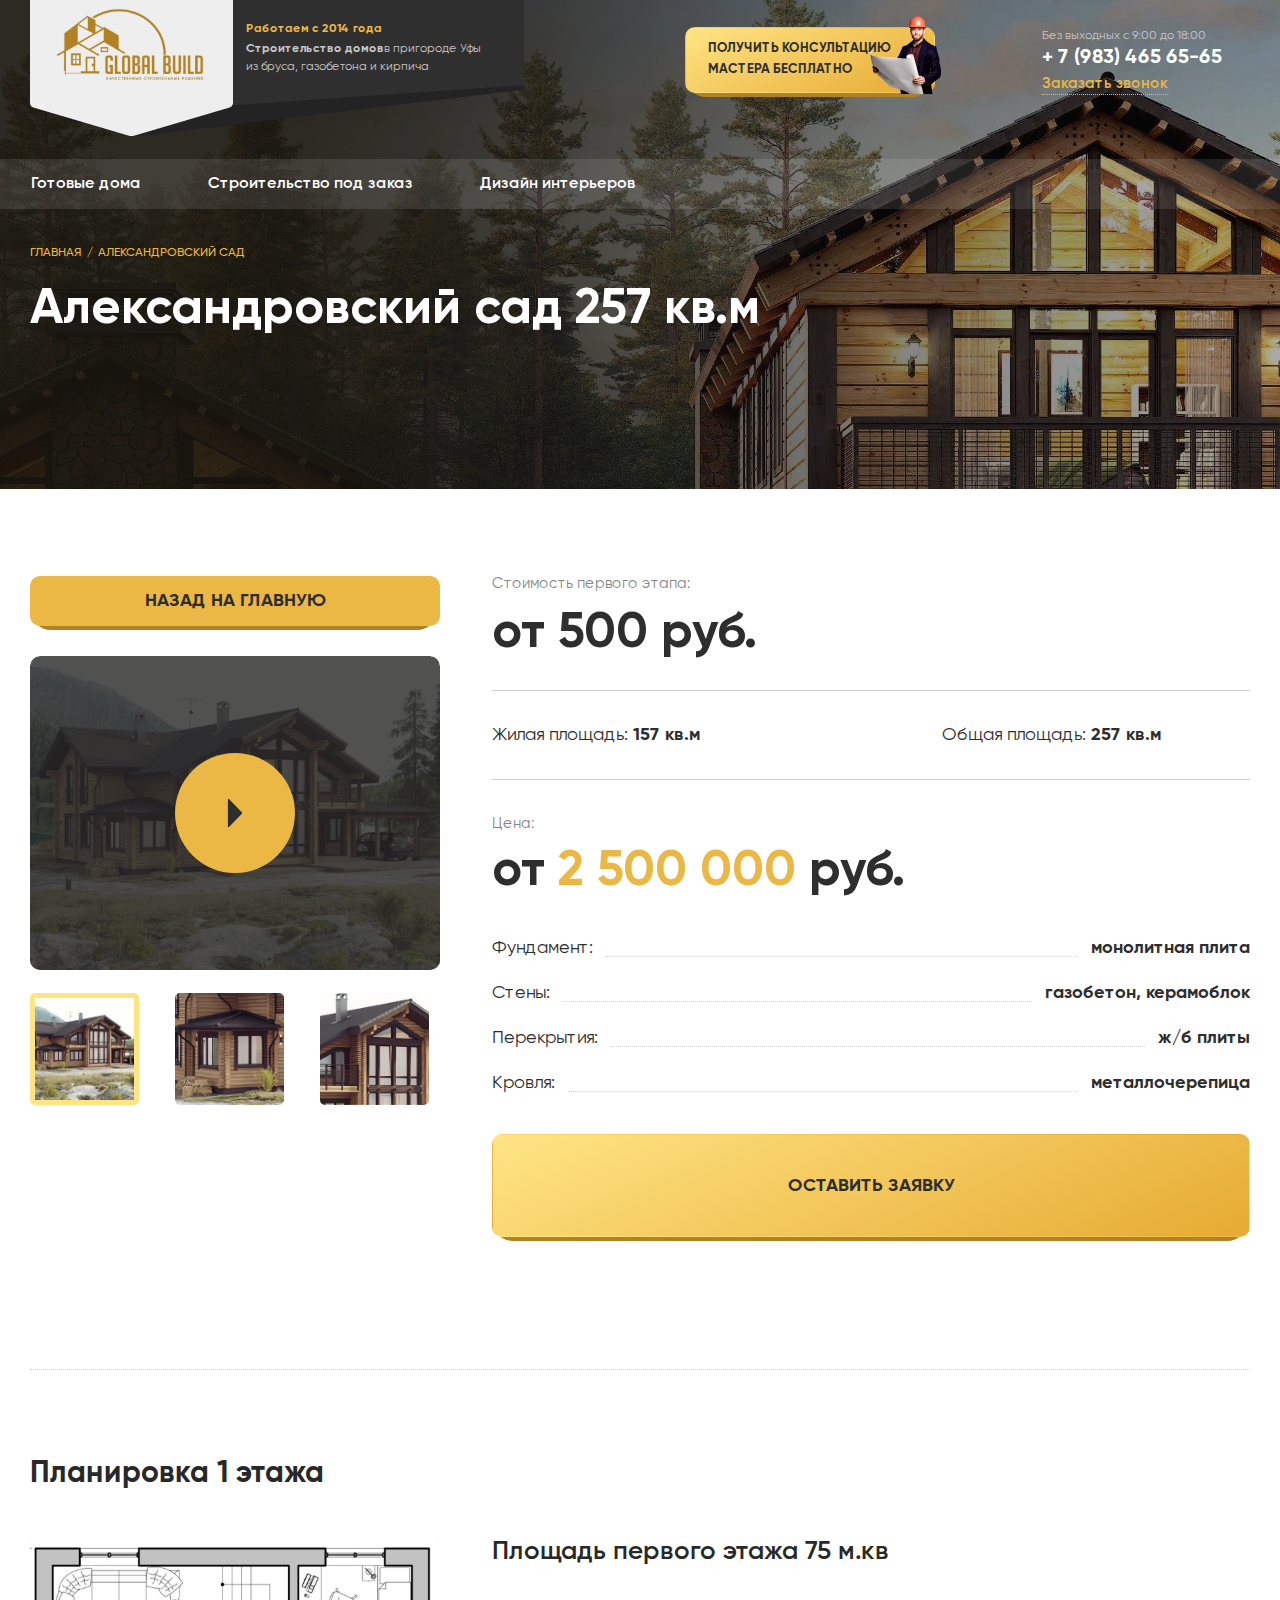
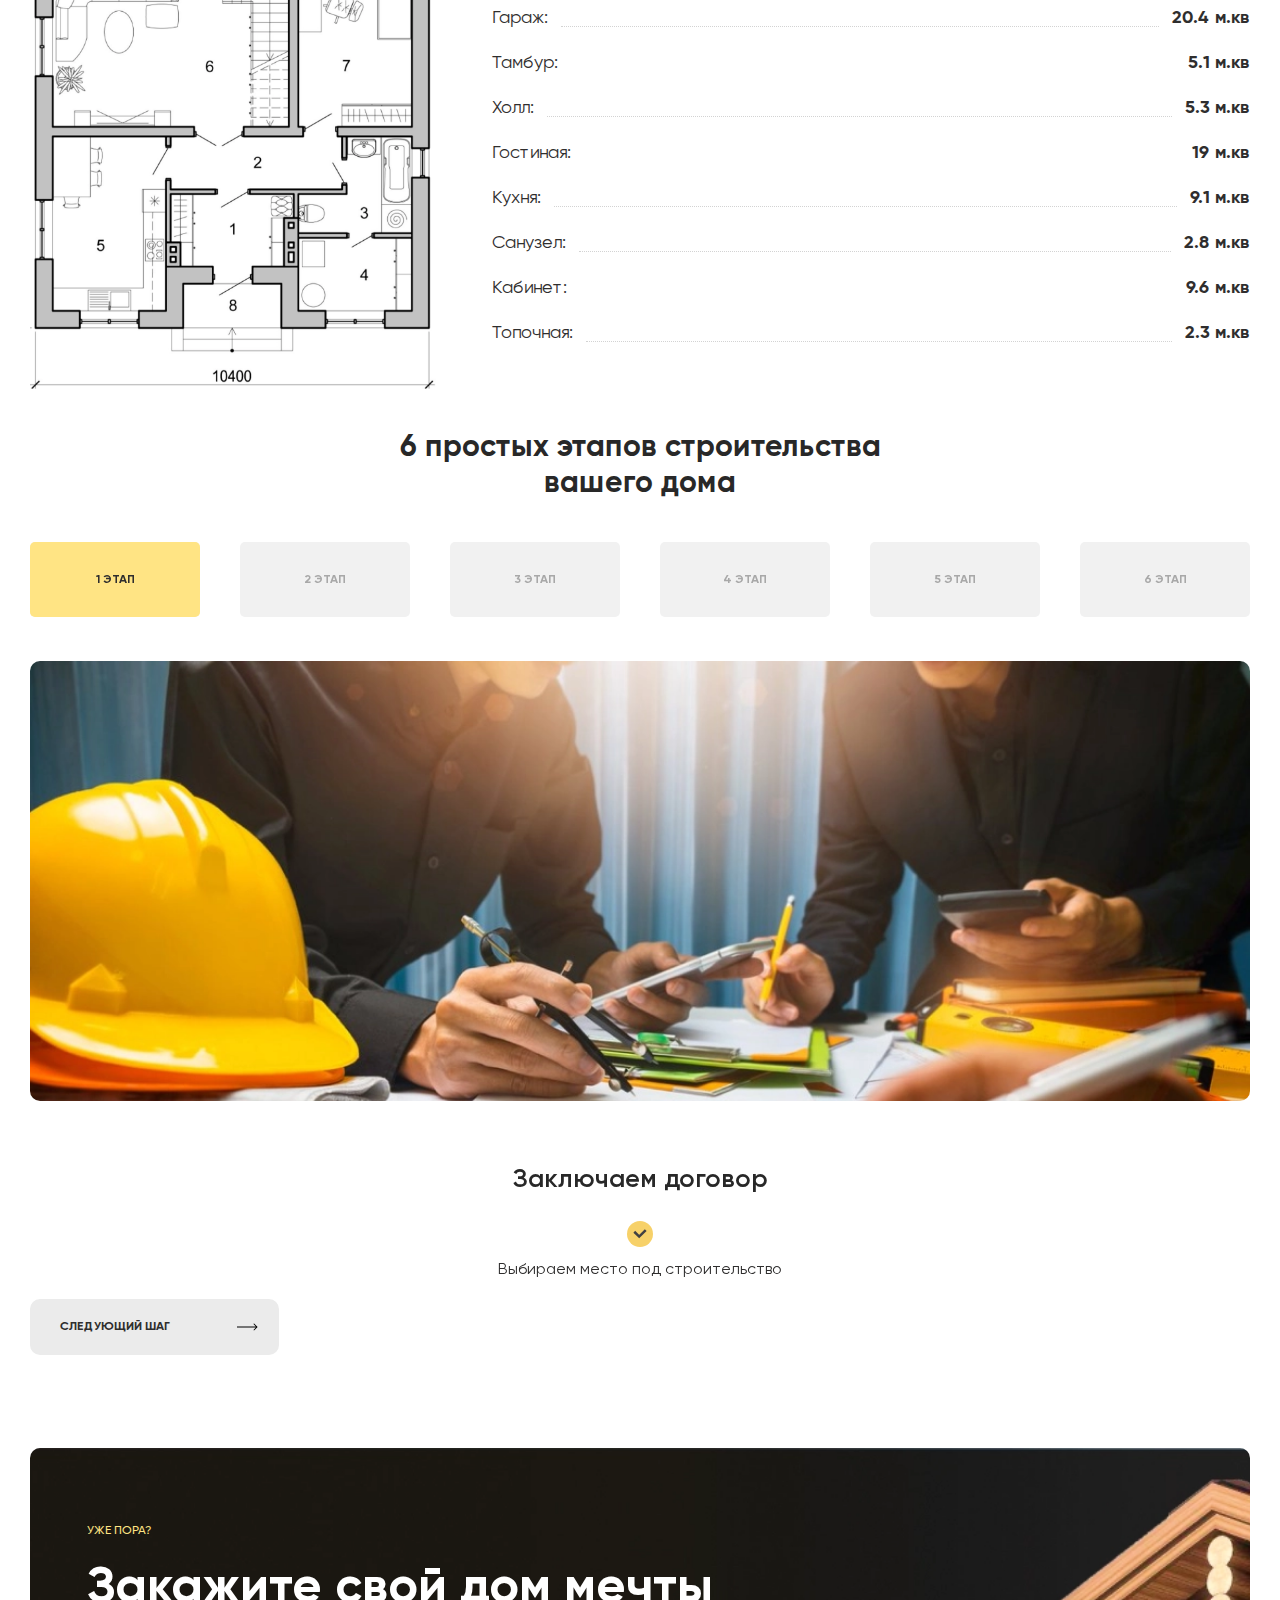
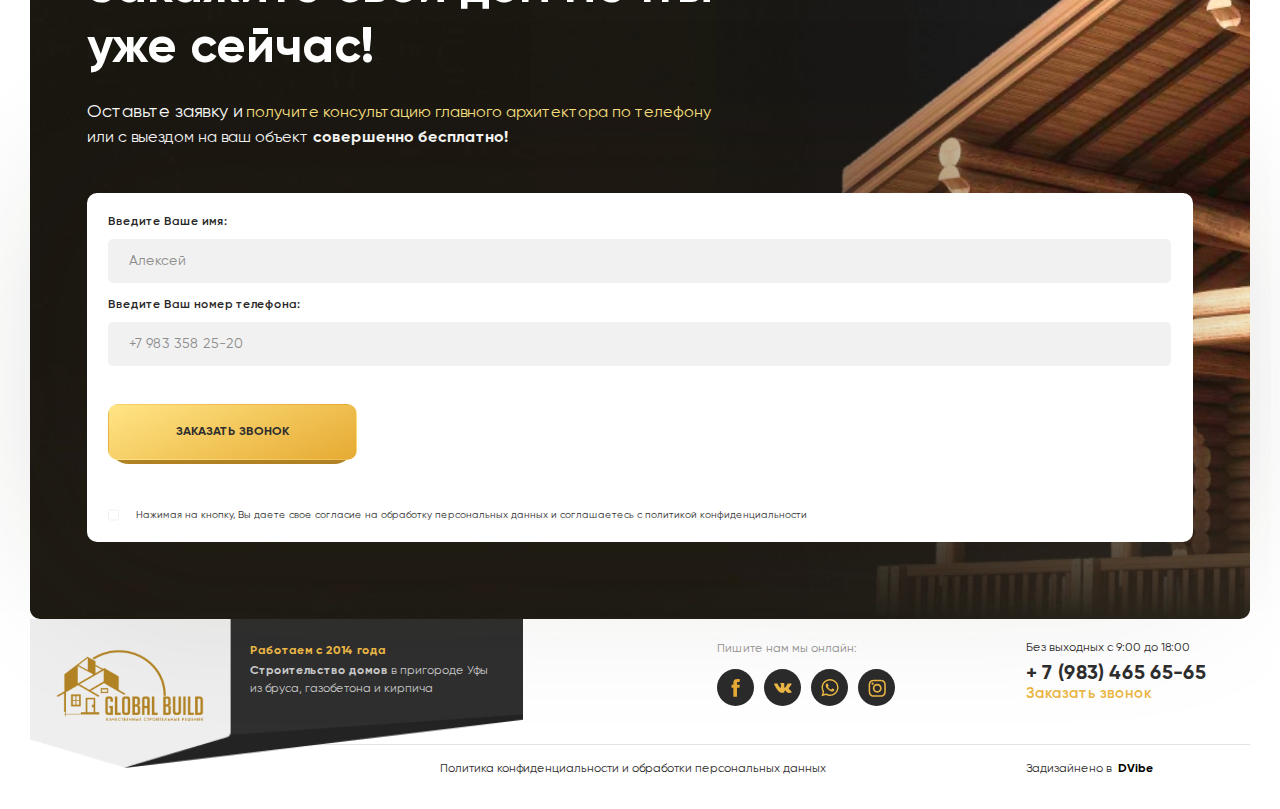
<file: single.html>
<!doctype html>
<html>
<head><title>GLOBAL BUILD</title>
    <meta charset="utf-8">
    <meta name="viewport" content="width=device-width,initial-scale=1,shrink-to-fit=no">
    <link rel="shortcut icon" href="assets/img/favicon.ico" type="image/ico">
    <link href="assets/css/app.css" rel="stylesheet">
</head>
<body>
<div class="wrapper">
    <header class="header">
        <div class="container">
            <div class="header__body">
                <div class="header__block-logo block-logo">
                    <div class="imgs">
                        <picture>
                            <source srcset="assets/img/logo/logo-bg.webp" type="image/webp" media="(min-width: 1200px)">
                            <source srcset="assets/img/logo/logo-bg.webp" type="image/webp"
                                    media="(min-width: 768px) and (max-width: 1199px)">
                            <source srcset="assets/img/logo/logo-bg-sm.webp" type="image/webp"
                                    media="(max-width: 767px)">
                            <img src="assets/img/logo/logo-bg.webp" alt="img"></picture>
                    </div>
                    <div class="block-logo__logo"><img src="assets/img/home/svg/logo.svg" alt="img"></div>
                    <div class="block-logo__description"><p class="_f-12 _w-700 _eb">Работаем с 2014 года</p>
                        <p><span class="_f-12 _w-700 _c7">Строительство домов</span><span class="_f-12 _w-400 _c7">в пригороде Уфы<br>из бруса, газобетона и кирпича</span>
                        </p></div>
                </div>
                <a class="btn btn--success header__button popup-init-js" href="#!" rel=".popup-form"><span>Получить консультацию<br>мастера бесплатно</span><img
                        src="assets/img/home/webp/worker.webp" alt="img"></a>
                <div class="header__info info"><span class="_f-12 _w-400">Без выходных с 9:00 до 18:00</span>
                    <div class="info__phone _f-24 _w-700">+ 7 (983) 465 65-65</div>
                    <a class="_f-16 _w-600 popup-init-js" href="#!" rel=".popup-form">Заказать звонок</a></div>
            </div>
        </div>
    </header>
    <div class="header__menu-wrapper">
        <div class="container">
            <nav class="header__menu menu">
                <ul class="menu__list menu-list">
                    <li class="menu__item"><a class="menu__link _f-18 _w-600" href="#!">Готовые дома</a>
                        <svg>
                            <use xlink:href="./assets/img/sprite.svg#arrow-down"></use>
                        </svg>
                    </li>
                    <div class="menu__hidden-area">
                        <li class="menu__item"><a class="menu__link _f-18 _w-600" href="#!">Строительство под заказ</a>
                        </li>
                        <li class="menu__item"><a class="menu__link _f-18 _w-600" href="#!">Дизайн интерьеров</a></li>
                    </div>
                </ul>
            </nav>
        </div>
    </div>
    <section class="first first--single" id="first--single">
        <section class="bunner bunner--single" id="bunner--single">
            <div class="bunner__bg imgs bunner__bg--single">
                <picture>
                    <source srcset="assets/img/home/bunner.webp" type="image/webp" media="(min-width: 1200px)">
                    <source srcset="assets/img/home/bunner-lg.webp" type="image/webp"
                            media="(min-width: 768px) and (max-width: 1199px)">
                    <source srcset="assets/img/home/bunner-sm.webp" type="image/webp" media="(max-width: 767px)">
                    <img src="assets/img/home/bunner.webp" alt="img"></picture>
            </div>
            <div class="container">
                <div class="bunner__body bunner__body--single">
                    <nav class="bunner__nav bunner-nav flex"><a class="bunner__link _f-14 _w-500 _eb"
                                                                href="#">Главная</a><span
                            class="_f-14 _w-500 _eb">/</span><a class="bunner__link _f-14 _w-500 _eb" href="#">Александровский
                        сад</a></nav>
                    <div class="bunner__title bunner__title--single"><h1>Александровский сад 257 кв.м</h1></div>
                </div>
            </div>
        </section>
    </section>
    <section class="reviews reviews--single" id="reviews--single">
        <div class="container">
            <div class="reviews__body">
                <div class="reviews__low">
                    <div class="reviews-card__body reviews-card__body--single">
                        <div class="reviews-card__column reviews-card__column--single"><a
                                class="btn btn--success reviews--single__button" href="index.html"><span>Назад на главную</span></a>
                            <div class="single-slider-top slider-single-top-js swiper-container">
                                <ul class="slider__body swiper-wrapper">
                                    <li class="reviews-card__left swiper-slide"><a class="popup-init-js" href="#!"
                                                                                   rel=".slide-player-1-popup">
                                        <svg>
                                            <use xlink:href="./assets/img/sprite.svg#Vector-video"></use>
                                        </svg>
                                    </a>
                                        <div class="imgs"><img src="assets/img/single/i-1-1.webp" alt="img"></div>
                                    </li>
                                    <li class="reviews-card__left reviews-card__left--single swiper-slide">
                                        <div class="imgs"><img src="assets/img/single/i-2-2.webp" alt="img"></div>
                                    </li>
                                    <li class="reviews-card__left reviews-card__left--single swiper-slide">
                                        <div class="imgs"><img src="assets/img/single/i-3-3.webp" alt="img"></div>
                                    </li>
                                </ul>
                            </div>
                            <div class="single-slider-bottom slider-single-bottom-js swiper-container">
                                <div class="slider__body swiper-wrapper">
                                    <li class="galery__item swiper-slide"><a class="button-popup" href="#!"
                                                                             rel="#hidden-2" name="0"></a>
                                        <div class="imgs"><img src="assets/img/single/i-1-1.webp" alt="img"></div>
                                    </li>
                                    <li class="galery__item swiper-slide"><a class="button-popup" href="#!"
                                                                             rel="#hidden-2" name="1"></a>
                                        <div class="imgs"><img src="assets/img/single/i-2-2.webp" alt="img"></div>
                                    </li>
                                    <li class="galery__item swiper-slide"><a class="button-popup" href="#!"
                                                                             rel="#hidden-2" name="2"></a>
                                        <div class="imgs"><img src="assets/img/single/i-3-3.webp" alt="img"></div>
                                    </li>
                                </div>
                                <div class="slider-single-bottom-prev swiper-arrow arrow--prev">
                                    <svg>
                                        <use xlink:href="./assets/img/sprite.svg#arrow-left"></use>
                                    </svg>
                                </div>
                                <div class="slider-single-bottom-next swiper-arrow arrow--next">
                                    <svg>
                                        <use xlink:href="./assets/img/sprite.svg#arrow-right"></use>
                                    </svg>
                                </div>
                            </div>
                        </div>
                        <div class="reviews-card__right">
                            <div class="reviews-card__pre-title--single _f-16 _w-400 _84">Стоимость первого этапа:</div>
                            <div class="reviews-card__title--single _f-60 _w-700 _2f">от 500 руб.</div>
                            <div class="reviews-card__squear--single jucb alic">
                                <div class="flex"><span class="_w-400">Жилая площадь:</span><span class="_w-700">&nbsp;157 кв.м</span>
                                </div>
                                <div class="flex"><span class="_w-400">Общая площадь:</span><span class="_w-700">&nbsp;257 кв.м</span>
                                </div>
                            </div>
                            <span class="_f-16 _w-400 _84">Цена:</span>
                            <div class="reviews-card__price--single"><span class="_f-60 _w-700">от</span><span
                                    class="_f-60 _w-700 _eb"> 2 500 000</span><span class="_f-60 _w-700"> руб.</span>
                            </div>
                            <div class="reviews-card__line--single"><span class="_w-400">Фундамент:</span><span
                                    class="dotted-single"></span><span>монолитная плита</span></div>
                            <div class="reviews-card__line--single"><span class="_w-400">Cтены:</span><span
                                    class="dotted-single"></span><span>газобетон, керамоблок</span></div>
                            <div class="reviews-card__line--single"><span class="_w-400">Перекрытия:</span><span
                                    class="dotted-single"></span><span>ж/б плиты</span></div>
                            <div class="reviews-card__line--single"><span class="_w-400">Кровля:</span><span
                                    class="dotted-single"></span><span>металлочерепица</span></div>
                            <a class="popup-init-js btn btn--success reviews-card__button reviews-card__button--single"
                               href="#!" rel=".popup-form"><span>оставить заявку</span></a><a
                                class="_b1 reviews-card__download" href="#"></a></div>
                    </div>
                </div>
            </div>
        </div>
    </section>
    <section class="reviews reviews--single plan-single" id="plan-single">
        <div class="container"><span class="dotted-single--plane dotted-single"></span>
            <div class="plan-single___title"><h2 class="_f-40 _w-700 _28">Планировка 1 этажа</h2></div>
            <div class="reviews__body">
                <div class="reviews__low">
                    <div class="reviews-card__body">
                        <div class="reviews-card__column reviews-card__column--plan">
                            <div class="imgs"><img src="assets/img/single/i-plane.webp" alt="img"></div>
                        </div>
                        <div class="reviews-card__right">
                            <div class="reviews-card__title-single _f-30 _w-600 _28">Площадь первого этажа 75 м.кв</div>
                            <div class="reviews-card__line--single"><span class="_w-400">Гараж:</span><span
                                    class="dotted-single"></span><span>20.4 м.кв</span></div>
                            <div class="reviews-card__line--single"><span class="_w-400">Тамбур:</span><span
                                    class="dotted--single"></span><span>5.1 м.кв</span></div>
                            <div class="reviews-card__line--single"><span class="_w-400">Холл:</span><span
                                    class="dotted-single"></span><span>5.3 м.кв</span></div>
                            <div class="reviews-card__line--single"><span class="_w-400">Гостиная:</span><span
                                    class="dotted--single"></span><span>19 м.кв</span></div>
                            <div class="reviews-card__line--single"><span class="_w-400">Кухня:</span><span
                                    class="dotted-single"></span><span>9.1 м.кв</span></div>
                            <div class="reviews-card__line--single"><span class="_w-400">Санузел:</span><span
                                    class="dotted-single"></span><span>2.8 м.кв</span></div>
                            <div class="reviews-card__line--single"><span class="_w-400">Кабинет:</span><span
                                    class="dotted--single"></span><span>9.6 м.кв</span></div>
                            <div class="reviews-card__line--single"><span class="_w-400">Топочная:</span><span
                                    class="dotted-single"></span><span>2.3 м.кв</span></div>
                        </div>
                    </div>
                </div>
            </div>
        </div>
    </section>
    <section class="block-6-stage" id="block-6-stage-single">
        <div class="container">
            <div class="block-6-stage__title"><h2 class="_f-40 _w-700 _28">6 простых этапов строительства<br>вашего дома
            </h2></div>
            <div class="block-6-stage__buttons">
                <button class="arrow-stage-2-prev swiper-arrow arrow--prev" type="button">
                    <svg>
                        <use xlink:href="./assets/img/sprite.svg#arrow-left"></use>
                    </svg>
                </button>
                <button class="arrow-stage-2-next swiper-arrow arrow--next" type="button">
                    <svg>
                        <use xlink:href="./assets/img/sprite.svg#arrow-right"></use>
                    </svg>
                </button>
                <div class="swiper-container swiper-stage-2">
                    <ul class="swiper-wrapper">
                        <li class="swiper-slide">
                            <div class="block-6-stage__button _f-14 _w-700 _a8">1 этап</div>
                        </li>
                        <li class="swiper-slide">
                            <div class="block-6-stage__button _f-14 _w-700 _a8">2 этап</div>
                        </li>
                        <li class="swiper-slide">
                            <div class="block-6-stage__button _f-14 _w-700 _a8">3 этап</div>
                        </li>
                        <li class="swiper-slide">
                            <div class="block-6-stage__button _f-14 _w-700 _a8">4 этап</div>
                        </li>
                        <li class="swiper-slide">
                            <div class="block-6-stage__button _f-14 _w-700 _a8">5 этап</div>
                        </li>
                        <li class="swiper-slide">
                            <div class="block-6-stage__button _f-14 _w-700 _a8">6 этап</div>
                        </li>
                    </ul>
                </div>
            </div>
            <div class="swiper-stage-inner-2 swiper-container block-6-stage__inner stage-inner">
                <ul class="swiper-wrapper">
                    <li class="stage-inner__item swiper-slide">
                        <div class="stage-inner__img">
                            <div class="imgs"><img src="assets/img/block-6/i-4.webp" alt="img"></div>
                        </div>
                        <div class="stage-inner__column">
                            <div class="stage-inner__pre-title _f-14 _w-600 _b1"></div>
                            <div class="stage-inner__title"><h4 class="_f-30 _w-600 _28">Заключаем договор</h4></div>
                            <div class="stage-inner__line">
                                <div class="chip">
                                    <div class="chip__icon">
                                        <svg>
                                            <use xlink:href="./assets/img/sprite.svg#mark"></use>
                                        </svg>
                                    </div>
                                    <div class="chip__text _f-18 _w-400 _2f">Выбираем место под строительство</div>
                                </div>
                            </div>
                        </div>
                    </li>
                    <li class="stage-inner__item swiper-slide">
                        <div class="stage-inner__img">
                            <div class="imgs"><img src="assets/img/block-6/i-5.webp" alt="img"></div>
                        </div>
                        <div class="stage-inner__column">
                            <div class="stage-inner__pre-title _f-14 _w-600 _b1">2 -3 недели</div>
                            <div class="stage-inner__title"><h4 class="_f-30 _w-600 _28">Возведение фундамента.</h4>
                            </div>
                            <div class="stage-inner__line">
                                <div class="chip">
                                    <div class="chip__icon">
                                        <svg>
                                            <use xlink:href="./assets/img/sprite.svg#mark"></use>
                                        </svg>
                                    </div>
                                    <div class="chip__text _f-18 _w-400 _2f">Бетон М-250, нагрузка рассчитывается строго
                                        по проекту.
                                    </div>
                                </div>
                            </div>
                        </div>
                    </li>
                    <li class="stage-inner__item swiper-slide">
                        <div class="stage-inner__img">
                            <div class="imgs"><img src="assets/img/block-6/i-3.webp" alt="img"></div>
                        </div>
                        <div class="stage-inner__column">
                            <div class="stage-inner__pre-title _f-14 _w-600 _b1">2 -3 недели</div>
                            <div class="stage-inner__title"><h4 class="_f-30 _w-600 _28">Возведение стен, перекрытий<br>и
                                монтаж кровли</h4></div>
                            <div class="stage-inner__line">
                                <div class="chip">
                                    <div class="chip__icon">
                                        <svg>
                                            <use xlink:href="./assets/img/sprite.svg#mark"></use>
                                        </svg>
                                    </div>
                                    <div class="chip__text _f-18 _w-400 _2f">Стены из заводского газобетона автоклавного
                                        производства, облицовочного кирпича. Перекрытия только из новых железобетонных
                                        плит по ГОСТу и СНиПу.
                                    </div>
                                </div>
                            </div>
                            <div class="stage-inner__line swiper-slide">
                                <div class="chip">
                                    <div class="chip__icon">
                                        <svg>
                                            <use xlink:href="./assets/img/sprite.svg#mark"></use>
                                        </svg>
                                    </div>
                                    <div class="chip__text _f-18 _w-400 _2f">Крыша утеплённая из заводского
                                        профнастила
                                    </div>
                                </div>
                            </div>
                            <div class="stage-inner__line">
                                <div class="chip">
                                    <div class="chip__icon">
                                        <svg>
                                            <use xlink:href="./assets/img/sprite.svg#mark"></use>
                                        </svg>
                                    </div>
                                    <div class="chip__text _f-18 _w-400 _2f">Монтаж заводских МПО и входной двери с
                                        терморазрывом
                                    </div>
                                </div>
                            </div>
                        </div>
                    </li>
                    <li class="stage-inner__item swiper-slide">
                        <div class="stage-inner__img">
                            <div class="imgs"><img src="assets/img/block-6/i-6.webp" alt="img"></div>
                        </div>
                        <div class="stage-inner__column">
                            <div class="stage-inner__pre-title _f-14 _w-600 _b1">2 -3 недели</div>
                            <div class="stage-inner__title"><h4 class="_f-30 _w-600 _28">Монтаж инженерных коммуникаций
                                (электрика, вода, канализация).</h4></div>
                            <div class="stage-inner__line">
                                <div class="chip">
                                    <div class="chip__icon">
                                        <svg>
                                            <use xlink:href="./assets/img/sprite.svg#mark"></use>
                                        </svg>
                                    </div>
                                    <div class="chip__text _f-18 _w-400 _2f">Установка счётчиков, оформление необходимых
                                        документов под ключ.
                                    </div>
                                </div>
                            </div>
                        </div>
                    </li>
                    <li class="stage-inner__item swiper-slide">
                        <div class="stage-inner__img">
                            <div class="imgs"><img src="assets/img/block-6/i-7.webp" alt="img"></div>
                        </div>
                        <div class="stage-inner__column">
                            <div class="stage-inner__pre-title _f-14 _w-600 _b1">1 неделя</div>
                            <div class="stage-inner__title"><h4 class="_f-30 _w-600 _28">Внутренняя отделка (штукатурка,
                                полы).</h4></div>
                            <div class="stage-inner__line">
                                <div class="chip">
                                    <div class="chip__icon">
                                        <svg>
                                            <use xlink:href="./assets/img/sprite.svg#mark"></use>
                                        </svg>
                                    </div>
                                    <div class="chip__text _f-18 _w-400 _2f">Готовые стены под обои, тёплые полы под
                                        ламинат.
                                    </div>
                                </div>
                            </div>
                            <div class="stage-inner__line">
                                <div class="chip">
                                    <div class="chip__icon">
                                        <svg>
                                            <use xlink:href="./assets/img/sprite.svg#mark"></use>
                                        </svg>
                                    </div>
                                    <div class="chip__text _f-18 _w-400 _2f">Установка немецких радиаторов с высокой
                                        теплоотдачей.
                                    </div>
                                </div>
                            </div>
                        </div>
                    </li>
                    <li class="stage-inner__item swiper-slide">
                        <div class="stage-inner__img">
                            <div class="imgs"><img src="assets/img/block-6/i-8.webp" alt="img"></div>
                        </div>
                        <div class="stage-inner__column">
                            <div class="stage-inner__pre-title _f-14 _w-600 _b1"></div>
                            <div class="stage-inner__title"><h4 class="_f-30 _w-600 _28">Получаете ключи и
                                въезжаете.</h4></div>
                        </div>
                    </li>
                </ul>
                <button class="stage-inner__button-2" type="button"><span class="_f-12 _w-700 _2f">Следующий шаг</span>
                    <svg>
                        <use xlink:href="./assets/img/sprite.svg#Arrow-2"></use>
                    </svg>
                </button>
            </div>
        </div>
    </section>
    <section class="block-12 block-12--single" id="block-12--single">
        <div class="container">
            <div class="block-6__form block-6-form block-6-form---single">
                <div class="imgs">
                    <picture>
                        <source srcset="assets/img/block-12/i-1.webp" type="image/png" media="(min-width: 1200px)">
                        <source srcset="assets/img/block-12/i-1.webp" type="image/png"
                                media="(min-width: 768px) and (max-width: 1199px)">
                        <source srcset="assets/img/block-12/i-1-sm.webp" type="image/png" media="(max-width: 767px)">
                        <img src="assets/img/block-12/i-1.webp" alt="img"></picture>
                </div>
                <div class="block-6-form__content">
                    <div class="block-6-form__pre-title _f-14 _w-500 _ff">Уже пора?</div>
                    <div class="block-6-form__title block-6-form__title--single"><h3 class="_f-60 _w-700 _w">Закажите
                        свой дом мечты<br>уже сейчас!</h3></div>
                    <div class="block-6-form__text"><span class="_w-400 _w">Оставьте заявку и</span><span
                            class="_f-18 _w-400 _ff"> получите консультацию главного архитектора по телефону</span>
                        <p class="_f-18 _w-400 _w">или с выездом на ваш объект<span class="_w-700"> совершенно бесплатно!</span>
                        </p></div>
                    <form class="block-6-form__body feedback" action="#" method="POST">
                        <div class="block-6-form__item"><label class="_f-12 _w-600 _28">Введите Ваше имя:<input
                                class="block-6-form__input _name _req" name="name" placeholder="Алексей"></label></div>
                        <div class="block-6-form__item"><label class="_f-12 _w-600 _28">Введите Ваш номер
                            телефона:<input class="block-6-form__input _phone _req" type="phone" name="phone"
                                            placeholder="+7 983 358 25-20"></label></div>
                        <div class="block-6-form__item">
                            <button class="btn btn--success block-6-form__button" type="submit"><span
                                    class="_f-12 _w-700 _2f">Заказать звонок</span></button>
                        </div>
                        <div class="block-6-form__politic"><input class="_req" id="cbform-single" type="checkbox"><label
                                class="_f-10 _w-400 _39" for="cbform-single">Нажимая на кнопку, Вы даете свое согласие
                            на обработку персональных данных и соглашаетесь с политикой конфиденциальности</label></div>
                        <div class="loader">
                            <div class="loader__items">
                                <div class="loader__item"></div>
                                <div class="loader__item"></div>
                                <div class="loader__item"></div>
                            </div>
                            <p class="loader__name">Отправка...</p></div>
                    </form>
                </div>
            </div>
        </div>
    </section>
    <div class="popup popup-form">
        <div class="popup__overlay">
            <div class="popup__inner"><h4 class="_f-24">Оставьте свой телефон<br>и мы перезвоним Вам в течение часа.
            </h4>
                <form class="block-6-form__body feedback" id="form-popup" action="#" method="POST">
                    <div class="block-6-form__item"><label class="_f-12 _w-600 _28">Введите Ваше имя:<input
                            class="block-6-form__input _name _req" name="name" placeholder="Алексей"></label></div>
                    <div class="block-6-form__item"><label class="_f-12 _w-600 _28">Введите Ваш номер телефона:<input
                            class="block-6-form__input _phone _req" type="phone" name="phone"
                            placeholder="+7 983 358 25-20"></label></div>
                    <div class="block-6-form__item">
                        <button class="btn btn--success block-6-form__button" type="submit"><span
                                class="_f-12 _w-700 _2f">Заказать звонок</span></button>
                    </div>
                    <div class="block-6-form__politic"><input class="_req" id="cbform-popup" type="checkbox"><label
                            class="_f-10 _w-400 _39" for="cbform-popup">Нажимая на кнопку, Вы даете свое согласие на
                        обработку персональных данных и соглашаетесь с политикой конфиденциальности</label></div>
                </form>
                <i class="popup__close popup__close">
                    <svg>
                        <use xlink:href="./assets/img/sprite.svg#close"></use>
                    </svg>
                </i></div>
        </div>
    </div>
    <div class="popup slide-player-1-popup popup-video">
        <div class="popup__overlay">
            <div class="popup__inner">
                <iframe width="560" height="315" src="https://www.youtube.com/embed/bTqVqk7FSmY?enablejsapi=1" id="v1"
                        title="YouTube video player"
                        allow="accelerometer; autoplay; clipboard-write; encrypted-media; gyroscope; picture-in-picture"
                        allowfullscreen="true"></iframe>
                <i class="popup__close close-js">
                    <svg>
                        <use xlink:href="./assets/img/sprite.svg#close"></use>
                    </svg>
                </i></div>
        </div>
    </div>
    <div class="popup popup-common" id="hidden-1">
        <div class="popup__overlay">
            <div class="popup__inner">
                <div class="slider-popup--1 slider-popup">
                    <button class="swiper-arrow swiper-button-prev slider-popup-arrow-prev" type="button">
                        <svg>
                            <use xlink:href="./assets/img/sprite.svg#arrow-left"></use>
                        </svg>
                    </button>
                    <button class="swiper-arrow swiper-button-next slider-popup-arrow-next" type="button">
                        <svg>
                            <use xlink:href="./assets/img/sprite.svg#arrow-right"></use>
                        </svg>
                    </button>
                    <div class="slider-popup__container swiper-container">
                        <ul class="slider-popup__track swiper-wrapper">
                            <li class="slike__item swiper-slide"><h2>1</h2>
                                <div class="imgs"><img src="assets/img/block-8/galary-1.webp" alt="img"></div>
                            </li>
                            <li class="slike__item swiper-slide"><h2>2</h2>
                                <div class="imgs"><img src="assets/img/block-8/galary-2.webp" alt="img"></div>
                            </li>
                            <li class="slike__item swiper-slide"><h2>3</h2>
                                <div class="imgs"><img src="assets/img/block-8/galary-3.webp" alt="img"></div>
                            </li>
                            <li class="slike__item swiper-slide"><h2>4</h2>
                                <div class="imgs"><img src="assets/img/block-8/i-1.webp" alt="img"></div>
                            </li>
                        </ul>
                    </div>
                </div>
                <i class="popup__close popup__close">
                    <svg>
                        <use xlink:href="./assets/img/sprite.svg#close"></use>
                    </svg>
                </i></div>
        </div>
    </div>
    <div class="popup popup-common" id="hidden-2">
        <div class="popup__overlay">
            <div class="popup__inner">
                <div class="slider-popup--1 slider-popup">
                    <button class="swiper-arrow swiper-button-prev slider-popup-2-arrow-prev" type="button">
                        <svg>
                            <use xlink:href="./assets/img/sprite.svg#arrow-left"></use>
                        </svg>
                    </button>
                    <button class="swiper-arrow swiper-button-next slider-popup-2-arrow-next" type="button">
                        <svg>
                            <use xlink:href="./assets/img/sprite.svg#arrow-right"></use>
                        </svg>
                    </button>
                    <div class="slider-popup__container-2 swiper-container">
                        <ul class="slider-popup__track swiper-wrapper">
                            <li class="slike__item swiper-slide"><h2>1</h2>
                                <div class="imgs"><img src="assets/img/single/i-1-1.webp" alt="img"></div>
                            </li>
                            <li class="slike__item swiper-slide"><h2>2</h2>
                                <div class="imgs"><img src="assets/img/single/i-2-2.webp" alt="img"></div>
                            </li>
                            <li class="slike__item swiper-slide"><h2>3</h2>
                                <div class="imgs"><img src="assets/img/single/i-3-3.webp" alt="img"></div>
                            </li>
                        </ul>
                    </div>
                </div>
                <i class="popup__close popup__close">
                    <svg>
                        <use xlink:href="./assets/img/sprite.svg#close"></use>
                    </svg>
                </i></div>
        </div>
    </div><!--#hidden-3.popup.popup-common--><!--#hidden-4.popup.popup-common--><!--#hidden-2-1.hidden-modal-->
    <!--#hidden-2-2.hidden-modal--><!--#hidden-2-3.hidden-modal-->
    <footer class="footer" id="footer">
        <div class="container">
            <div class="footer__body">
                <div class="footer__logo-block block-logo">
                    <div class="imgs">
                        <picture>
                            <source srcset="assets/img/logo/logo-bg.webp" type="image/webp" media="(min-width: 1200px)">
                            <source srcset="assets/img/logo/logo-bg.webp" type="image/webp"
                                    media="(min-width: 768px) and (max-width: 1199px)">
                            <source srcset="assets/img/logo/logo-bg-sm.webp" type="image/webp"
                                    media="(max-width: 767px)">
                            <img src="assets/img/logo/logo-bg.webp" alt="img"></picture>
                    </div>
                    <div class="block-logo__logo"><img src="assets/img/home/svg/logo.svg" alt="img"></div>
                    <div class="block-logo__description"><p class="_f-12 _w-700 _eb">Работаем с 2014 года</p>
                        <p><span class="_f-12 _w-700 _c7">Строительство домов</span><span class="_f-12 _w-400 _c7">&nbsp;в пригороде Уфы<br>из бруса, газобетона и кирпича</span>
                        </p></div>
                </div>
                <div class="footer__soc">
                    <div class="soc">
                        <div class="contacts-content__text-low _f-12 _w-400 _93">Пишите нам мы онлайн:</div>
                        <a class="soc__item" href="#!">
                            <svg>
                                <use xlink:href="./assets/img/sprite.svg#Facebook"></use>
                            </svg>
                        </a><a class="soc__item" href="#!">
                        <svg>
                            <use xlink:href="./assets/img/sprite.svg#VK"></use>
                        </svg>
                    </a><a class="soc__item" href="#!">
                        <svg>
                            <use xlink:href="./assets/img/sprite.svg#wa"></use>
                        </svg>
                    </a><a class="soc__item" href="#!">
                        <svg>
                            <use xlink:href="./assets/img/sprite.svg#Instagram"></use>
                        </svg>
                    </a></div>
                </div>
                <div class="contacts-content__decor contacts-content__decor--footer"></div>
                <div class="footer__contacts">
                    <div class="contacts-content__info">
                        <div class="contacts-content__text _f-12 _w-400 _bd">Без выходных с 9:00 до 18:00</div>
                        <div class="contacts-content__phone _f-24 _w-700 _2f">+ 7 (983) 465 65-65</div>
                        <a class="contacts-content__order _f-16 _w-600 _eb popup-init-js" href="#!"
                           rel=".popup-form"><span>Заказать звонок</span></a></div>
                </div>
                <div class="footer__politic"><p class="_f-12 _w-400">Политика конфиденциальности и обработки
                    персональных данных</p>
                    <p class="_f-12 _w-400">Задизайнено в &nbsp;<a href="https://dvibe.com.ua"><span
                            class="_f-12 _w-700">DVibe</span></a></p></div>
            </div>
        </div>
    </footer>
</div>
<script src="assets/js/app.js"></script>
</body>
</html>
</file>
<file: assets/css/app.css>
@font-face {
	font-family: swiper-icons;
	src: url("data:application/font-woff;charset=utf-8;base64, [base64]//wADZ2x5ZgAAAywAAADMAAAD2MHtryVoZWFkAAABbAAAADAAAAA2E2+eoWhoZWEAAAGcAAAAHwAAACQC9gDzaG10eAAAAigAAAAZAAAArgJkABFsb2NhAAAC0AAAAFoAAABaFQAUGG1heHAAAAG8AAAAHwAAACAAcABAbmFtZQAAA/gAAAE5AAACXvFdBwlwb3N0AAAFNAAAAGIAAACE5s74hXjaY2BkYGAAYpf5Hu/j+W2+MnAzMYDAzaX6QjD6/4//Bxj5GA8AuRwMYGkAPywL13jaY2BkYGA88P8Agx4j+/8fQDYfA1AEBWgDAIB2BOoAeNpjYGRgYNBh4GdgYgABEMnIABJzYNADCQAACWgAsQB42mNgYfzCOIGBlYGB0YcxjYGBwR1Kf2WQZGhhYGBiYGVmgAFGBiQQkOaawtDAoMBQxXjg/wEGPcYDDA4wNUA2CCgwsAAAO4EL6gAAeNpj2M0gyAACqxgGNWBkZ2D4/wMA+xkDdgAAAHjaY2BgYGaAYBkGRgYQiAHyGMF8FgYHIM3DwMHABGQrMOgyWDLEM1T9/w8UBfEMgLzE////P/5//f/V/xv+r4eaAAeMbAxwIUYmIMHEgKYAYjUcsDAwsLKxc3BycfPw8jEQA/[base64]/uznmfPFBNODM2K7MTQ45YEAZqGP81AmGGcF3iPqOop0r1SPTaTbVkfUe4HXj97wYE+yNwWYxwWu4v1ugWHgo3S1XdZEVqWM7ET0cfnLGxWfkgR42o2PvWrDMBSFj/IHLaF0zKjRgdiVMwScNRAoWUoH78Y2icB/yIY09An6AH2Bdu/UB+yxopYshQiEvnvu0dURgDt8QeC8PDw7Fpji3fEA4z/PEJ6YOB5hKh4dj3EvXhxPqH/SKUY3rJ7srZ4FZnh1PMAtPhwP6fl2PMJMPDgeQ4rY8YT6Gzao0eAEA409DuggmTnFnOcSCiEiLMgxCiTI6Cq5DZUd3Qmp10vO0LaLTd2cjN4fOumlc7lUYbSQcZFkutRG7g6JKZKy0RmdLY680CDnEJ+UMkpFFe1RN7nxdVpXrC4aTtnaurOnYercZg2YVmLN/d/gczfEimrE/fs/bOuq29Zmn8tloORaXgZgGa78yO9/cnXm2BpaGvq25Dv9S4E9+5SIc9PqupJKhYFSSl47+Qcr1mYNAAAAeNptw0cKwkAAAMDZJA8Q7OUJvkLsPfZ6zFVERPy8qHh2YER+3i/BP83vIBLLySsoKimrqKqpa2hp6+jq6RsYGhmbmJqZSy0sraxtbO3sHRydnEMU4uR6yx7JJXveP7WrDycAAAAAAAH//wACeNpjYGRgYOABYhkgZgJCZgZNBkYGLQZtIJsFLMYAAAw3ALgAeNolizEKgDAQBCchRbC2sFER0YD6qVQiBCv/H9ezGI6Z5XBAw8CBK/m5iQQVauVbXLnOrMZv2oLdKFa8Pjuru2hJzGabmOSLzNMzvutpB3N42mNgZGBg4GKQYzBhYMxJLMlj4GBgAYow/P/PAJJhLM6sSoWKfWCAAwDAjgbRAAB42mNgYGBkAIIbCZo5IPrmUn0hGA0AO8EFTQAA");
	font-weight: 400;
	font-style: normal
}

:root {
	--swiper-theme-color: #007aff
}

.swiper {
	margin-left: auto;
	margin-right: auto;
	position: relative;
	overflow: hidden;
	list-style: none;
	padding: 0;
	z-index: 1
}

.swiper-vertical > .swiper-wrapper {
	-webkit-box-orient: vertical;
	-webkit-box-direction: normal;
	-ms-flex-direction: column;
	flex-direction: column
}

.swiper-wrapper {
	position: relative;
	width: 100%;
	height: 100%;
	z-index: 1;
	display: -webkit-box;
	display: -ms-flexbox;
	display: flex;
	-webkit-transition-property: -webkit-transform;
	transition-property: -webkit-transform;
	-o-transition-property: transform;
	transition-property: transform;
	transition-property: transform, -webkit-transform;
	-webkit-box-sizing: content-box;
	box-sizing: content-box
}

.swiper-android .swiper-slide, .swiper-wrapper {
	-webkit-transform: translateZ(0);
	transform: translateZ(0)
}

.swiper-pointer-events {
	-ms-touch-action: pan-y;
	touch-action: pan-y
}

.swiper-pointer-events.swiper-vertical {
	-ms-touch-action: pan-x;
	touch-action: pan-x
}

.swiper-slide {
	-ms-flex-negative: 0;
	flex-shrink: 0;
	width: 100%;
	height: 100%;
	position: relative;
	-webkit-transition-property: -webkit-transform;
	transition-property: -webkit-transform;
	-o-transition-property: transform;
	transition-property: transform;
	transition-property: transform, -webkit-transform
}

.swiper-slide-invisible-blank {
	visibility: hidden
}

.swiper-autoheight, .swiper-autoheight .swiper-slide {
	height: auto
}

.swiper-autoheight .swiper-wrapper {
	-webkit-box-align: start;
	-ms-flex-align: start;
	align-items: flex-start;
	-webkit-transition-property: height, -webkit-transform;
	transition-property: height, -webkit-transform;
	-o-transition-property: transform, height;
	transition-property: transform, height;
	transition-property: transform, height, -webkit-transform
}

.swiper-3d, .swiper-3d.swiper-css-mode .swiper-wrapper {
	-webkit-perspective: 1200px;
	perspective: 1200px
}

.swiper-3d .swiper-cube-shadow, .swiper-3d .swiper-slide, .swiper-3d .swiper-slide-shadow, .swiper-3d .swiper-slide-shadow-bottom, .swiper-3d .swiper-slide-shadow-left, .swiper-3d .swiper-slide-shadow-right, .swiper-3d .swiper-slide-shadow-top, .swiper-3d .swiper-wrapper {
	-webkit-transform-style: preserve-3d;
	transform-style: preserve-3d
}

.swiper-3d .swiper-slide-shadow, .swiper-3d .swiper-slide-shadow-bottom, .swiper-3d .swiper-slide-shadow-left, .swiper-3d .swiper-slide-shadow-right, .swiper-3d .swiper-slide-shadow-top {
	position: absolute;
	left: 0;
	top: 0;
	width: 100%;
	height: 100%;
	pointer-events: none;
	z-index: 10
}

.swiper-3d .swiper-slide-shadow {
	background: rgba(0, 0, 0, .15)
}

.swiper-3d .swiper-slide-shadow-left {
	background-image: -webkit-gradient(linear, right top, left top, from(rgba(0, 0, 0, .5)), to(rgba(0, 0, 0, 0)));
	background-image: -o-linear-gradient(right, rgba(0, 0, 0, .5), rgba(0, 0, 0, 0));
	background-image: linear-gradient(270deg, rgba(0, 0, 0, .5), rgba(0, 0, 0, 0))
}

.swiper-3d .swiper-slide-shadow-right {
	background-image: -webkit-gradient(linear, left top, right top, from(rgba(0, 0, 0, .5)), to(rgba(0, 0, 0, 0)));
	background-image: -o-linear-gradient(left, rgba(0, 0, 0, .5), rgba(0, 0, 0, 0));
	background-image: linear-gradient(90deg, rgba(0, 0, 0, .5), rgba(0, 0, 0, 0))
}

.swiper-3d .swiper-slide-shadow-top {
	background-image: -webkit-gradient(linear, left bottom, left top, from(rgba(0, 0, 0, .5)), to(rgba(0, 0, 0, 0)));
	background-image: -o-linear-gradient(bottom, rgba(0, 0, 0, .5), rgba(0, 0, 0, 0));
	background-image: linear-gradient(0deg, rgba(0, 0, 0, .5), rgba(0, 0, 0, 0))
}

.swiper-3d .swiper-slide-shadow-bottom {
	background-image: -webkit-gradient(linear, left top, left bottom, from(rgba(0, 0, 0, .5)), to(rgba(0, 0, 0, 0)));
	background-image: -o-linear-gradient(top, rgba(0, 0, 0, .5), rgba(0, 0, 0, 0));
	background-image: linear-gradient(180deg, rgba(0, 0, 0, .5), rgba(0, 0, 0, 0))
}

.swiper-css-mode > .swiper-wrapper {
	overflow: auto;
	scrollbar-width: none;
	-ms-overflow-style: none
}

.swiper-css-mode > .swiper-wrapper::-webkit-scrollbar {
	display: none
}

.swiper-css-mode > .swiper-wrapper > .swiper-slide {
	scroll-snap-align: start start
}

.swiper-horizontal.swiper-css-mode > .swiper-wrapper {
	-ms-scroll-snap-type: x mandatory;
	scroll-snap-type: x mandatory
}

.swiper-vertical.swiper-css-mode > .swiper-wrapper {
	-ms-scroll-snap-type: y mandatory;
	scroll-snap-type: y mandatory
}

.swiper-centered > .swiper-wrapper:before {
	content: "";
	-ms-flex-negative: 0;
	flex-shrink: 0;
	-webkit-box-ordinal-group: 10000;
	-ms-flex-order: 9999;
	order: 9999
}

.swiper-centered.swiper-horizontal > .swiper-wrapper > .swiper-slide:first-child {
	-webkit-margin-start: var(--swiper-centered-offset-before);
	margin-inline-start: var(--swiper-centered-offset-before)
}

.swiper-centered.swiper-horizontal > .swiper-wrapper:before {
	height: 100%;
	min-height: 1px;
	width: var(--swiper-centered-offset-after)
}

.swiper-centered.swiper-vertical > .swiper-wrapper > .swiper-slide:first-child {
	-webkit-margin-before: var(--swiper-centered-offset-before);
	margin-block-start: var(--swiper-centered-offset-before)
}

.swiper-centered.swiper-vertical > .swiper-wrapper:before {
	width: 100%;
	min-width: 1px;
	height: var(--swiper-centered-offset-after)
}

.swiper-centered > .swiper-wrapper > .swiper-slide {
	scroll-snap-align: center center
}

.swiper-virtual.swiper-css-mode .swiper-wrapper:after {
	content: "";
	position: absolute;
	left: 0;
	top: 0;
	pointer-events: none
}

.swiper-virtual.swiper-css-mode.swiper-horizontal .swiper-wrapper:after {
	height: 1px;
	width: var(--swiper-virtual-size)
}

.swiper-virtual.swiper-css-mode.swiper-vertical .swiper-wrapper:after {
	width: 1px;
	height: var(--swiper-virtual-size)
}

:root {
	--swiper-navigation-size: 44px
}

.swiper-button-next, .swiper-button-prev {
	position: absolute;
	top: 50%;
	width: calc(var(--swiper-navigation-size) / 44 * 27);
	height: var(--swiper-navigation-size);
	margin-top: calc(var(--swiper-navigation-size) / 2);
	z-index: 10;
	cursor: pointer;
	display: -webkit-box;
	display: -ms-flexbox;
	display: flex;
	-webkit-box-align: center;
	-ms-flex-align: center;
	align-items: center;
	-webkit-box-pack: center;
	-ms-flex-pack: center;
	justify-content: center;
	color: var(--swiper-navigation-color, var(--swiper-theme-color))
}

.swiper-button-next.swiper-button-disabled, .swiper-button-prev.swiper-button-disabled {
	opacity: .35;
	cursor: auto;
	pointer-events: none
}

.swiper-button-next:after, .swiper-button-prev:after {
	font-family: swiper-icons;
	font-size: var(--swiper-navigation-size);
	text-transform: none !important;
	letter-spacing: 0;
	text-transform: none;
	font-variant: normal;
	line-height: 1
}

.swiper-button-prev, .swiper-rtl .swiper-button-next {
	left: 10px;
	right: auto
}

.swiper-button-prev:after, .swiper-rtl .swiper-button-next:after {
	content: "prev"
}

.swiper-button-next, .swiper-rtl .swiper-button-prev {
	right: 10px;
	left: auto
}

.swiper-button-next:after, .swiper-rtl .swiper-button-prev:after {
	content: "next"
}

.swiper-button-lock {
	display: none
}

.swiper-pagination {
	position: absolute;
	text-align: center;
	-webkit-transition: opacity .3s;
	-o-transition: .3s opacity;
	transition: opacity .3s;
	-webkit-transform: translateZ(0);
	transform: translateZ(0);
	z-index: 10
}

.swiper-pagination.swiper-pagination-hidden {
	opacity: 0
}

.swiper-horizontal > .swiper-pagination-bullets, .swiper-pagination-bullets.swiper-pagination-horizontal, .swiper-pagination-custom, .swiper-pagination-fraction {
	bottom: 10px;
	left: 0;
	width: 100%
}

.swiper-pagination-bullets-dynamic {
	overflow: hidden;
	font-size: 0
}

.swiper-pagination-bullets-dynamic .swiper-pagination-bullet {
	-webkit-transform: scale(.33);
	-ms-transform: scale(.33);
	transform: scale(.33);
	position: relative
}

.swiper-pagination-bullets-dynamic .swiper-pagination-bullet-active, .swiper-pagination-bullets-dynamic .swiper-pagination-bullet-active-main {
	-webkit-transform: scale(1);
	-ms-transform: scale(1);
	transform: scale(1)
}

.swiper-pagination-bullets-dynamic .swiper-pagination-bullet-active-prev {
	-webkit-transform: scale(.66);
	-ms-transform: scale(.66);
	transform: scale(.66)
}

.swiper-pagination-bullets-dynamic .swiper-pagination-bullet-active-prev-prev {
	-webkit-transform: scale(.33);
	-ms-transform: scale(.33);
	transform: scale(.33)
}

.swiper-pagination-bullets-dynamic .swiper-pagination-bullet-active-next {
	-webkit-transform: scale(.66);
	-ms-transform: scale(.66);
	transform: scale(.66)
}

.swiper-pagination-bullets-dynamic .swiper-pagination-bullet-active-next-next {
	-webkit-transform: scale(.33);
	-ms-transform: scale(.33);
	transform: scale(.33)
}

.swiper-pagination-bullet {
	width: var(--swiper-pagination-bullet-width, var(--swiper-pagination-bullet-size, 8px));
	height: var(--swiper-pagination-bullet-height, var(--swiper-pagination-bullet-size, 8px));
	display: inline-block;
	border-radius: 50%;
	background: var(--swiper-pagination-bullet-inactive-color, #000);
	opacity: var(--swiper-pagination-bullet-inactive-opacity, .2)
}

button.swiper-pagination-bullet {
	border: none;
	margin: 0;
	padding: 0;
	-webkit-box-shadow: none;
	box-shadow: none;
	-webkit-appearance: none;
	-moz-appearance: none;
	appearance: none
}

.swiper-pagination-clickable .swiper-pagination-bullet {
	cursor: pointer
}

.swiper-pagination-bullet:only-child {
	display: none !important
}

.swiper-pagination-bullet-active {
	opacity: var(--swiper-pagination-bullet-opacity, 1);
	background: var(--swiper-pagination-color, var(--swiper-theme-color))
}

.swiper-pagination-vertical.swiper-pagination-bullets, .swiper-vertical > .swiper-pagination-bullets {
	right: 10px;
	top: 50%;
	-webkit-transform: translate3d(0, -50%, 0);
	transform: translate3d(0, -50%, 0)
}

.swiper-pagination-vertical.swiper-pagination-bullets .swiper-pagination-bullet, .swiper-vertical > .swiper-pagination-bullets .swiper-pagination-bullet {
	margin: var(--swiper-pagination-bullet-vertical-gap, 6px) 0;
	display: block
}

.swiper-pagination-vertical.swiper-pagination-bullets.swiper-pagination-bullets-dynamic, .swiper-vertical > .swiper-pagination-bullets.swiper-pagination-bullets-dynamic {
	top: 50%;
	-webkit-transform: translateY(-50%);
	-ms-transform: translateY(-50%);
	transform: translateY(-50%);
	width: 8px
}

.swiper-pagination-vertical.swiper-pagination-bullets.swiper-pagination-bullets-dynamic .swiper-pagination-bullet, .swiper-vertical > .swiper-pagination-bullets.swiper-pagination-bullets-dynamic .swiper-pagination-bullet {
	display: inline-block;
	-webkit-transition: transform .2s, top .2s;
	-o-transition: .2s transform, .2s top;
	transition: transform .2s, top .2s
}

.swiper-horizontal > .swiper-pagination-bullets .swiper-pagination-bullet, .swiper-pagination-horizontal.swiper-pagination-bullets .swiper-pagination-bullet {
	margin: 0 var(--swiper-pagination-bullet-horizontal-gap, 4px)
}

.swiper-horizontal > .swiper-pagination-bullets.swiper-pagination-bullets-dynamic, .swiper-pagination-horizontal.swiper-pagination-bullets.swiper-pagination-bullets-dynamic {
	left: 50%;
	-webkit-transform: translateX(-50%);
	-ms-transform: translateX(-50%);
	transform: translateX(-50%);
	white-space: nowrap
}

.swiper-horizontal > .swiper-pagination-bullets.swiper-pagination-bullets-dynamic .swiper-pagination-bullet, .swiper-pagination-horizontal.swiper-pagination-bullets.swiper-pagination-bullets-dynamic .swiper-pagination-bullet {
	-webkit-transition: transform .2s, left .2s;
	-o-transition: .2s transform, .2s left;
	transition: transform .2s, left .2s
}

.swiper-horizontal.swiper-rtl > .swiper-pagination-bullets-dynamic .swiper-pagination-bullet {
	-webkit-transition: transform .2s, right .2s;
	-o-transition: .2s transform, .2s right;
	transition: transform .2s, right .2s
}

.swiper-pagination-progressbar {
	background: rgba(0, 0, 0, .25);
	position: absolute
}

.swiper-pagination-progressbar .swiper-pagination-progressbar-fill {
	background: var(--swiper-pagination-color, var(--swiper-theme-color));
	position: absolute;
	left: 0;
	top: 0;
	width: 100%;
	height: 100%;
	-webkit-transform: scale(0);
	-ms-transform: scale(0);
	transform: scale(0);
	-webkit-transform-origin: left top;
	-ms-transform-origin: left top;
	transform-origin: left top
}

.swiper-rtl .swiper-pagination-progressbar .swiper-pagination-progressbar-fill {
	-webkit-transform-origin: right top;
	-ms-transform-origin: right top;
	transform-origin: right top
}

.swiper-horizontal > .swiper-pagination-progressbar, .swiper-pagination-progressbar.swiper-pagination-horizontal, .swiper-pagination-progressbar.swiper-pagination-vertical.swiper-pagination-progressbar-opposite, .swiper-vertical > .swiper-pagination-progressbar.swiper-pagination-progressbar-opposite {
	width: 100%;
	height: 4px;
	left: 0;
	top: 0
}

.swiper-horizontal > .swiper-pagination-progressbar.swiper-pagination-progressbar-opposite, .swiper-pagination-progressbar.swiper-pagination-horizontal.swiper-pagination-progressbar-opposite, .swiper-pagination-progressbar.swiper-pagination-vertical, .swiper-vertical > .swiper-pagination-progressbar {
	width: 4px;
	height: 100%;
	left: 0;
	top: 0
}

.swiper-pagination-lock {
	display: none
}

.swiper-scrollbar {
	border-radius: 10px;
	position: relative;
	-ms-touch-action: none;
	background: rgba(0, 0, 0, .1)
}

.swiper-horizontal > .swiper-scrollbar {
	position: absolute;
	left: 1%;
	bottom: 3px;
	z-index: 50;
	height: 5px;
	width: 98%
}

.swiper-vertical > .swiper-scrollbar {
	position: absolute;
	right: 3px;
	top: 1%;
	z-index: 50;
	width: 5px;
	height: 98%
}

.swiper-scrollbar-drag {
	height: 100%;
	width: 100%;
	position: relative;
	background: rgba(0, 0, 0, .5);
	border-radius: 10px;
	left: 0;
	top: 0
}

.swiper-scrollbar-cursor-drag {
	cursor: move
}

.swiper-scrollbar-lock {
	display: none
}

.swiper-zoom-container {
	width: 100%;
	height: 100%;
	display: -webkit-box;
	display: -ms-flexbox;
	display: flex;
	-webkit-box-pack: center;
	-ms-flex-pack: center;
	justify-content: center;
	-webkit-box-align: center;
	-ms-flex-align: center;
	align-items: center;
	text-align: center
}

.swiper-zoom-container > canvas, .swiper-zoom-container > img, .swiper-zoom-container > svg {
	max-width: 100%;
	max-height: 100%;
	-o-object-fit: contain;
	object-fit: contain
}

.swiper-slide-zoomed {
	cursor: move
}

.swiper-lazy-preloader {
	width: 42px;
	height: 42px;
	position: absolute;
	left: 50%;
	top: 50%;
	margin-left: -21px;
	margin-top: -21px;
	z-index: 10;
	-webkit-transform-origin: 50%;
	-ms-transform-origin: 50%;
	transform-origin: 50%;
	-webkit-animation: swiper-preloader-spin 1s linear infinite;
	animation: swiper-preloader-spin 1s linear infinite;
	-webkit-box-sizing: border-box;
	box-sizing: border-box;
	border-radius: 50%;
	border: 4px solid var(--swiper-preloader-color, var(--swiper-theme-color));
	border-top: 4px solid rgba(0, 0, 0, 0)
}

.swiper-lazy-preloader-white {
	--swiper-preloader-color: #fff
}

.swiper-lazy-preloader-black {
	--swiper-preloader-color: #000
}

@-webkit-keyframes swiper-preloader-spin {
	to {
		-webkit-transform: rotate(1turn);
		transform: rotate(1turn)
	}
}

@keyframes swiper-preloader-spin {
	to {
		-webkit-transform: rotate(1turn);
		transform: rotate(1turn)
	}
}

.swiper .swiper-notification {
	position: absolute;
	left: 0;
	top: 0;
	pointer-events: none;
	opacity: 0;
	z-index: -1000
}

.swiper-free-mode > .swiper-wrapper {
	-webkit-transition-timing-function: ease-out;
	-o-transition-timing-function: ease-out;
	transition-timing-function: ease-out;
	margin: 0 auto
}

.swiper-grid > .swiper-wrapper {
	-ms-flex-wrap: wrap;
	flex-wrap: wrap
}

.swiper-grid-column > .swiper-wrapper {
	-ms-flex-wrap: wrap;
	flex-wrap: wrap;
	-webkit-box-orient: vertical;
	-webkit-box-direction: normal;
	-ms-flex-direction: column;
	flex-direction: column
}

.swiper-fade.swiper-free-mode .swiper-slide {
	-webkit-transition-timing-function: ease-out;
	-o-transition-timing-function: ease-out;
	transition-timing-function: ease-out
}

.swiper-fade .swiper-slide {
	pointer-events: none;
	-webkit-transition-property: opacity;
	-o-transition-property: opacity;
	transition-property: opacity
}

.swiper-fade .swiper-slide .swiper-slide {
	pointer-events: none
}

.swiper-fade .swiper-slide-active, .swiper-fade .swiper-slide-active .swiper-slide-active {
	pointer-events: auto
}

.swiper-cube {
	overflow: visible
}

.swiper-cube .swiper-slide {
	pointer-events: none;
	-webkit-backface-visibility: hidden;
	backface-visibility: hidden;
	z-index: 1;
	visibility: hidden;
	-webkit-transform-origin: 0 0;
	-ms-transform-origin: 0 0;
	transform-origin: 0 0;
	width: 100%;
	height: 100%
}

.swiper-cube .swiper-slide .swiper-slide {
	pointer-events: none
}

.swiper-cube.swiper-rtl .swiper-slide {
	-webkit-transform-origin: 100% 0;
	-ms-transform-origin: 100% 0;
	transform-origin: 100% 0
}

.swiper-cube .swiper-slide-active, .swiper-cube .swiper-slide-active .swiper-slide-active {
	pointer-events: auto
}

.swiper-cube .swiper-slide-active, .swiper-cube .swiper-slide-next, .swiper-cube .swiper-slide-next + .swiper-slide, .swiper-cube .swiper-slide-prev {
	pointer-events: auto;
	visibility: visible
}

.swiper-cube .swiper-slide-shadow-bottom, .swiper-cube .swiper-slide-shadow-left, .swiper-cube .swiper-slide-shadow-right, .swiper-cube .swiper-slide-shadow-top {
	z-index: 0;
	-webkit-backface-visibility: hidden;
	backface-visibility: hidden
}

.swiper-cube .swiper-cube-shadow {
	position: absolute;
	left: 0;
	bottom: 0;
	width: 100%;
	height: 100%;
	opacity: .6;
	z-index: 0
}

.swiper-cube .swiper-cube-shadow:before {
	content: "";
	background: #000;
	position: absolute;
	left: 0;
	top: 0;
	bottom: 0;
	right: 0;
	-webkit-filter: blur(50px);
	filter: blur(50px)
}

.swiper-flip {
	overflow: visible
}

.swiper-flip .swiper-slide {
	pointer-events: none;
	-webkit-backface-visibility: hidden;
	backface-visibility: hidden;
	z-index: 1
}

.swiper-flip .swiper-slide .swiper-slide {
	pointer-events: none
}

.swiper-flip .swiper-slide-active, .swiper-flip .swiper-slide-active .swiper-slide-active {
	pointer-events: auto
}

.swiper-flip .swiper-slide-shadow-bottom, .swiper-flip .swiper-slide-shadow-left, .swiper-flip .swiper-slide-shadow-right, .swiper-flip .swiper-slide-shadow-top {
	z-index: 0;
	-webkit-backface-visibility: hidden;
	backface-visibility: hidden
}

.swiper-creative .swiper-slide {
	-webkit-backface-visibility: hidden;
	backface-visibility: hidden;
	overflow: hidden;
	-webkit-transition-property: opacity, height, -webkit-transform;
	transition-property: opacity, height, -webkit-transform;
	-o-transition-property: transform, opacity, height;
	transition-property: transform, opacity, height;
	transition-property: transform, opacity, height, -webkit-transform
}

.swiper-cards {
	overflow: visible
}

.swiper-cards .swiper-slide {
	-webkit-transform-origin: center bottom;
	-ms-transform-origin: center bottom;
	transform-origin: center bottom;
	-webkit-backface-visibility: hidden;
	backface-visibility: hidden;
	overflow: hidden
}

@font-face {
	font-family: Gilroy-Bold;
	src: local(Gilroy-Bold), url(../fonts/Gilroy-Bold.woff) format("woff"), url(../fonts/Gilroy-Bold.ttf) format("truetype"), url(../fonts/Gilroy-Bold.otf), url(../fonts/Gilroy-Bold.eot);
	font-weight: 700;
	font-style: normal
}

@font-face {
	font-family: Gilroy-Semibold;
	src: local(Gilroy-Semibold), url(../fonts/Gilroy-Semibold.woff) format("woff"), url(../fonts/Gilroy-Semibold.ttf) format("truetype"), url(../fonts/Gilroy-Semibold.otf), url(../fonts/Gilroy-Semibold.eot);
	font-weight: 600;
	font-style: normal
}

@font-face {
	font-family: Gilroy-Medium;
	src: local(Gilroy-Bold), url(../fonts/Gilroy-Medium.woff) format("woff"), url(../fonts/Gilroy-Medium.ttf) format("truetype"), url(../fonts/Gilroy-Medium.otf), url(../fonts/Gilroy-Medium.eot);
	font-weight: 500;
	font-style: normal
}

@font-face {
	font-family: Gilroy-Regular;
	src: local(Gilroy-Regular), url(../fonts/Gilroy-Regular.woff) format("woff"), url(../fonts/Gilroy-Regular.ttf) format("truetype"), url(../fonts/Gilroy-Regular.otf), url(../fonts/Gilroy-Regular.eot);
	font-weight: 400;
	font-style: normal
}

@font-face {
	font-family: Gilroy-Bold;
	src: local(Gilroy-Bold),
	url('../fonts/Gilroy-Bold.woff') format('woff'),
	url('../fonts/Gilroy-Bold.ttf') format('truetype'),
	url('../fonts/Gilroy-Bold.otf  '),
	url('../fonts/Gilroy-Bold.eot  ');
	font-weight: 700;
	font-style: normal;
}

@font-face {
	font-family: Gilroy-Semibold;
	src: local(Gilroy-Semibold),
	url('../fonts/Gilroy-Semibold.woff') format('woff'),
	url('../fonts/Gilroy-Semibold.ttf') format('truetype'),
	url('../fonts/Gilroy-Semibold.otf  '),
	url('../fonts/Gilroy-Semibold.eot  ');
	font-weight: 600;
	font-style: normal;
}

@font-face {
	font-family: Gilroy-Medium;
	src: local(Gilroy-Bold),
	url('../fonts/Gilroy-Medium.woff') format('woff'),
	url('../fonts/Gilroy-Medium.ttf') format('truetype'),
	url('../fonts/Gilroy-Medium.otf  '),
	url('../fonts/Gilroy-Medium.eot  ');
	font-weight: 500;
	font-style: normal;
}

@font-face {
	font-family: Gilroy-Regular;
	src: local(Gilroy-Regular),
	url('../fonts/Gilroy-Regular.woff') format('woff'),
	url('../fonts/Gilroy-Regular.ttf') format('truetype'),
	url('../fonts/Gilroy-Regular.otf  '),
	url('../fonts/Gilroy-Regular.eot  ');
	font-weight: 400;
	font-style: normal;
}

.flex {
	-ms-flex-wrap: wrap;
	flex-wrap: wrap
}

.fdc, .flex {
	display: -webkit-box;
	display: -ms-flexbox;
	display: flex
}

.fdc {
	-webkit-box-orient: vertical;
	-webkit-box-direction: normal;
	-ms-flex-direction: column;
	flex-direction: column
}

.center {
	-webkit-box-align: center;
	-ms-flex-align: center;
	align-items: center
}

.center, .jucc {
	-webkit-box-pack: center;
	-ms-flex-pack: center;
	justify-content: center
}

.center, .jucc, .jucs {
	display: -webkit-box;
	display: -ms-flexbox;
	display: flex;
	-ms-flex-wrap: wrap;
	flex-wrap: wrap
}

.jucs {
	-webkit-box-pack: start;
	-ms-flex-pack: start;
	justify-content: flex-start
}

.juce {
	-webkit-box-pack: end;
	-ms-flex-pack: end;
	justify-content: flex-end
}

.jucb, .juce {
	display: -webkit-box;
	display: -ms-flexbox;
	display: flex;
	-ms-flex-wrap: wrap;
	flex-wrap: wrap
}

.jucb {
	-webkit-box-pack: justify;
	-ms-flex-pack: justify;
	justify-content: space-between
}

.juca {
	-ms-flex-pack: distribute;
	justify-content: space-around
}

.alis, .juca {
	display: -webkit-box;
	display: -ms-flexbox;
	display: flex;
	-ms-flex-wrap: wrap;
	flex-wrap: wrap
}

.alis {
	-webkit-box-align: start;
	-ms-flex-align: start;
	align-items: flex-start
}

.alie {
	-webkit-box-align: end;
	-ms-flex-align: end;
	align-items: flex-end
}

.alic, .alie {
	display: -webkit-box;
	display: -ms-flexbox;
	display: flex;
	-ms-flex-wrap: wrap;
	flex-wrap: wrap
}

.alic {
	-webkit-box-align: center;
	-ms-flex-align: center;
	align-items: center
}

h1 {
	font-size: 60px;
	line-height: 1.2;
	color: #fff
}

._w-700, h1 {
	font-weight: 700
}

._w-700 {
	font-family: Gilroy-Bold, sans-serif
}

._w-600 {
	font-weight: 600;
	font-family: Gilroy-Semibold, sans-serif
}

._w-500 {
	font-weight: 500;
	font-family: Gilroy-Medium, sans-serif
}

._w-400 {
	font-weight: 400;
	font-family: Gilroy-Regular, sans-serif
}

._f-10 {
	font-size: 10px
}

._f-11 {
	font-size: 11px
}

._f-12 {
	font-size: 12px
}

._f-13 {
	font-size: 13px
}

._f-14 {
	font-size: 14px
}

._f-15 {
	font-size: 15px
}

._f-16 {
	font-size: 16px
}

._f-18 {
	font-size: 18px
}

._f-24 {
	font-size: 24px
}

._f-30 {
	font-size: 30px
}

._f-40 {
	font-size: 40px
}

._f-50 {
	font-size: 50px
}

._f-60 {
	font-size: 60px
}

._2f {
	color: #2f2e2e
}

._28 {
	color: #282828
}

._f8 {
	color: #f8f8f8
}

._w {
	color: #fff
}

._a8 {
	color: #a8a8a8
}

._eb {
	color: #ebb745
}

._b1 {
	color: #b18223
}

._ff {
	color: #ffe484
}

._e7 {
	color: #e7ac35
}

._f1 {
	color: #f1f1f1
}

._2e {
	color: #2e2419
}

._af {
	color: #afafaf
}

._99 {
	color: #999
}

._84 {
	color: #848484
}

._c7 {
	color: #c7c7c7
}

* {
	padding: 0;
	margin: 0;
	border: 0
}

:after, :before {
	-webkit-box-sizing: border-box;
	box-sizing: border-box
}

:active, :focus, a:active, a:focus {
	outline: none
}

aside, footer, header, nav, section {
	display: block
}

body, html {
	height: 100%;
	max-width: 100vw
}

body {
	font-size: 14px;
	-webkit-text-size-adjust: 100%;
	-moz-text-size-adjust: 100%;
	-ms-text-size-adjust: 100%;
	text-size-adjust: 100%
}

button, input, textarea {
	resize: none
}

input {
	margin: 0;
	padding: 0
}

input::-ms-clear {
	display: none
}

button {
	cursor: pointer
}

button::-moz-focus-inner {
	padding: 0;
	border: 0
}

a {
	text-decoration: none !important
}

a:active, a:hover {
	outline: 0
}

a:visited {
	text-decoration: none !important
}

img {
	vertical-align: top
}

li, ul {
	list-style-type: none;
	margin: 0;
	padding: 0
}

audio, img, video {
	max-width: 100%;
	height: auto
}

audio, canvas, iframe, img, svg, video {
	vertical-align: middle
}

iframe {
	border: 0
}

textarea {
	resize: none;
	overflow: auto;
	vertical-align: top;
	box-shadow: none;
	-webkit-box-shadow: none;
	-moz-box-shadow: none
}

button, input, select, textarea {
	outline: none;
	border: none;
	font-size: 100%;
	margin: 0
}

button, input {
	line-height: normal
}

table {
	border-collapse: collapse;
	border-spacing: 0
}

td, th {
	padding: 0;
	text-align: left
}

.popup, .popups {
	position: fixed;
	width: 100%;
	height: 100%;
	top: 0;
	left: 0;
	display: none;
	z-index: 1000;
	overflow-y: auto;
	opacity: 0;
	-webkit-transition: all .3s ease-in-out;
	-o-transition: all .3s ease-in-out;
	transition: all .3s ease-in-out
}

.popup .popup__overlay, .popups .popup__overlay {
	width: 100%;
	min-height: 100vh;
	background: rgba(0, 0, 0, .85);
	z-index: 1000;
	padding: 50px 0;
	display: -webkit-box;
	display: -ms-flexbox;
	display: flex;
	-ms-flex-wrap: wrap;
	flex-wrap: wrap;
	-webkit-box-pack: center;
	-ms-flex-pack: center;
	justify-content: center;
	-webkit-box-align: center;
	-ms-flex-align: center;
	align-items: center
}

.popup .popup__inner, .popups .popup__inner {
	background: #fff;
	z-index: 1010;
	padding: 50px;
	text-align: center
}

.popup .popup__inner h4, .popups .popup__inner h4 {
	margin: 0 0 30px;
	text-align: center
}

.popup .popup__close, .popups .popup__close {
	position: fixed;
	width: 40px;
	height: 40px;
	cursor: pointer;
	-webkit-transition: all .2s ease-in-out;
	-o-transition: all .2s ease-in-out;
	transition: all .2s ease-in-out;
	color: #fff
}

.popup .popup__close svg, .popups .popup__close svg {
	width: 40px;
	height: 40px;
	stroke: #fff
}

.popup .block-6-form__body, .popups .block-6-form__body {
	margin: 0
}

.popup-form .popup__close {
	right: 37px;
	top: 26px
}

.popup-video .popup-close {
	right: 37px;
	top: -26px
}

.popup-video .popup__inner {
	width: 80vw;
	height: 80vh;
	padding: 0 !important;
	border-radius: 20px
}

.popup-video iframe, .slider {
	width: 100%;
	height: 100%
}

.slider {
	min-height: 440px
}

.slider, .slider-posts {
	position: relative
}

.slider-arrow {
	position: relative;
	position: absolute;
	top: 50%;
	z-index: 20;
	border-radius: 50%;
	background-color: #ebebeb;
	width: 38px;
	height: 38px;
	-webkit-transform: translateY(-50%);
	-ms-transform: translateY(-50%);
	transform: translateY(-50%);
	cursor: pointer
}

.slider-arrow svg {
	position: absolute;
	top: 50%;
	left: 50%;
	-webkit-transform: translate(-50%, -50%);
	-ms-transform: translate(-50%, -50%);
	transform: translate(-50%, -50%);
	z-index: 2;
	width: 14px;
	height: 14px;
	stroke: #2f2e2e;
	stroke-width: 3px;
	-webkit-transition: all .2s ease-in-out;
	-o-transition: all .2s ease-in-out;
	transition: all .2s ease-in-out
}

.slider-arrow:hover svg {
	stroke: #fff;
	stroke-width: 5px
}

.posts-prev-1 {
	left: -54px
}

.posts-next-1 {
	right: -54px
}

.posts-item__img {
	min-height: 440px
}

input {
	background: #fff;
	padding: 0 0 0 15px;
	border: 1px solid rgba(0, 0, 0, 0);
	width: 100%;
	height: 100%
}

input, input ~ span {
	-webkit-transition: all .2s ease-in-out;
	-o-transition: all .2s ease-in-out;
	transition: all .2s ease-in-out
}

input::-webkit-input-placeholder {
	-webkit-transition: all .2s ease-in-out;
	transition: all .2s ease-in-out
}

input::-moz-placeholder {
	-moz-transition: all .2s ease-in-out;
	transition: all .2s ease-in-out
}

input:-ms-input-placeholder {
	-ms-transition: all .2s ease-in-out;
	transition: all .2s ease-in-out
}

input::-ms-input-placeholder {
	-ms-transition: all .2s ease-in-out;
	transition: all .2s ease-in-out
}

input::placeholder {
	-webkit-transition: all .2s ease-in-out;
	-o-transition: all .2s ease-in-out;
	transition: all .2s ease-in-out
}

input + i {
	-webkit-transition: all .2s ease-in-out;
	-o-transition: all .2s ease-in-out;
	transition: all .2s ease-in-out
}

input:focus {
	background: #e6e6fa !important;
	border: 1px solid #009;
	border-radius: 5px
}

input:focus::-webkit-input-placeholder {
	opacity: 0;
	z-index: -1
}

input:focus::-moz-placeholder {
	opacity: 0;
	z-index: -1
}

input:focus:-ms-input-placeholder {
	opacity: 0;
	z-index: -1
}

input:focus::-ms-input-placeholder {
	opacity: 0;
	z-index: -1
}

input:focus::placeholder {
	opacity: 0;
	z-index: -1
}

input:focus + i, input:focus ~ span {
	opacity: 0;
	z-index: -1
}

.calculator-section__number {
	display: -webkit-box;
	display: -ms-flexbox;
	display: flex;
	-ms-flex-wrap: wrap;
	flex-wrap: wrap;
	-webkit-box-align: center;
	-ms-flex-align: center;
	align-items: center;
	font-weight: 400;
	padding: 10px 0
}

input[type=radio]:checked, input[type=radio]:not(:checked) {
	position: fixed;
	left: -9999px !important
}

input[type=radio]:checked + label, input[type=radio]:not(:checked) + label {
	display: inline-block;
	position: relative;
	padding-left: 44px;
	line-height: 20px;
	cursor: pointer
}

input[type=radio]:checked + label:before, input[type=radio]:not(:checked) + label:before {
	content: "";
	position: absolute;
	left: 0;
	top: 0;
	width: 26px;
	height: 26px
}

input[type=radio]:not(:checked) + label:before {
	background: #fff;
	-webkit-box-shadow: inset 0 0 4px rgba(0, 0, 0, .15);
	box-shadow: inset 0 0 4px rgba(0, 0, 0, .15)
}

input[type=radio]:checked + label:before, input[type=radio]:not(:checked) + label:before {
	border-radius: 100%
}

input[type=radio]:checked + label:before {
	background: -webkit-gradient(linear, left top, left bottom, from(#f7d169), to(#ebb745));
	background: -o-linear-gradient(top, #f7d169 0, #ebb745 100%);
	background: linear-gradient(180deg, #f7d169, #ebb745);
	-webkit-box-shadow: inset 0 4px 4px rgba(0, 0, 0, .25);
	box-shadow: inset 0 4px 4px rgba(0, 0, 0, .25)
}

input[type=radio]:checked + label:after, input[type=radio]:not(:checked) + label:after {
	content: "";
	position: absolute;
	-webkit-transition: all .2s ease;
	-o-transition: all .2s ease;
	transition: all .2s ease;
	left: 0;
	top: 50%;
	width: 14px;
	height: 14px;
	border-radius: 100%;
	-webkit-transform: translate(6px, -30%);
	-ms-transform: translate(6px, -30%);
	transform: translate(6px, -30%)
}

input[type=radio]:not(:checked) + label:after {
	background: #f1f1f1
}

input[type=radio]:checked + label:after {
	background: #b18223;
	z-index: 2
}

input[type=checkbox]:checked, input[type=checkbox]:not(:checked) {
	position: fixed;
	left: -9999px !important
}

input[type=checkbox]:checked + label, input[type=checkbox]:not(:checked) + label {
	display: inline-block;
	position: relative;
	padding-left: 28px;
	cursor: pointer
}

input[type=checkbox]:checked + label:before, input[type=checkbox]:not(:checked) + label:before {
	content: "";
	position: absolute;
	left: 0;
	top: 50%;
	width: 11px;
	height: 11px;
	border: 1px solid #f0f0f0;
	-webkit-transform: translateY(-50%);
	-ms-transform: translateY(-50%);
	transform: translateY(-50%);
	border-radius: 2px
}

input[type=radio]:checked + label:before {
	border-radius: 100%
}

input[type=checkbox]:checked + label:after, input[type=checkbox]:not(:checked) + label:after {
	content: "";
	position: absolute;
	-webkit-transition: all .2s ease;
	-o-transition: all .2s ease;
	transition: all .2s ease;
	left: 3px;
	top: 50%;
	-webkit-transform: translateY(-50%) rotate(-45deg);
	-ms-transform: translateY(-50%) rotate(-45deg);
	transform: translateY(-50%) rotate(-45deg);
	width: 6px;
	height: 4px;
	border-radius: 1px;
	border-left: 2px solid #1f1f1f;
	border-bottom: 2px solid #1f1f1f
}

input[type=checkbox]:not(:checked) + label:after {
	opacity: 0
}

input[type=checkbox]:checked + label:after {
	opacity: 1
}

input[type=range] {
	-webkit-appearance: none;
	-moz-appearance: none;
	appearance: none;
	padding: 0;
	width: 586px
}

input[type=range]::-webkit-slider-runnable-track {
	border-radius: 10px/100%;
	height: 4px;
	background: #ececec
}

input[type=range]::-webkit-slider-thumb {
	border-radius: 50%;
	cursor: pointer;
	width: 23px;
	height: 23px;
	background: #b18223;
	-webkit-appearance: none;
	margin-top: -9px
}

input[type=range]::-moz-range-track {
	border-radius: 10px/100%;
	height: 4px
}

input[type=range]::-moz-range-thumb {
	height: 4px;
	border-radius: 10px/100%;
	cursor: pointer
}

.contacts-form__item {
	min-height: 30px;
	margin: 30px 0 0;
	position: relative
}

.contacts-form__item label {
	position: absolute;
	top: 50%;
	left: 10px;
	-webkit-transition: .3s;
	-o-transition: .3s;
	transition: .3s;
	-webkit-transform: translateY(-50%);
	-ms-transform: translateY(-50%);
	transform: translateY(-50%);
	pointer-events: none;
	width: 100%
}

.contacts-form__item input {
	color: rgba(0, 0, 0, 0)
}

.contacts-form__item input::-webkit-input-placeholder {
	color: rgba(0, 0, 0, 0)
}

.contacts-form__item input:focus + label, .contacts-form__item textarea:focus + label {
	-webkit-transform: translateY(-34px);
	-ms-transform: translateY(-34px);
	transform: translateY(-34px);
	font-size: 12px;
	left: 0;
	color: #fffaea
}

.btn {
	border: 1px solid rgba(0, 0, 0, 0);
	outline: none !important;
	outline-color: rgba(0, 0, 0, 0);
	display: inline-block;
	display: -webkit-box;
	display: -ms-flexbox;
	display: flex;
	-ms-flex-wrap: wrap;
	flex-wrap: wrap;
	-webkit-box-pack: center;
	-ms-flex-pack: center;
	justify-content: center;
	-webkit-box-align: center;
	-ms-flex-align: center;
	align-items: center
}

.btn, .btn--success {
	-webkit-transition: all .3s ease-in-out;
	-o-transition: all .3s ease-in-out;
	transition: all .3s ease-in-out;
	position: relative
}

.btn--success {
	color: #2f2e2e;
	background: -o-linear-gradient(294.17deg, #ffe484 1.31%, #e7ac35 96.71%);
	background: linear-gradient(155.83deg, #ffe484 1.31%, #e7ac35 96.71%);
	height: 99px;
	border-radius: 10px;
	font-weight: 700;
	text-transform: uppercase
}

.btn--success span {
	position: relative;
	z-index: 2
}

.btn--success:after {
	content: "";
	position: absolute;
	width: calc(100% - 2px);
	height: 46px;
	bottom: -5px;
	left: 0;
	z-index: -1;
	border-radius: 20px;
	background-color: #b18223;
	-webkit-transition: all .3s ease-in-out;
	-o-transition: all .3s ease-in-out;
	transition: all .3s ease-in-out
}

.btn--success:hover {
	background: -o-linear-gradient(294.17deg, #ffce1e, #a37313);
	background: linear-gradient(155.83deg, #ffce1e, #a37313)
}

.btn--success:hover:after {
	background-color: #ffe484
}

button.btn.btn--success {
	display: -webkit-box;
	display: -ms-flexbox;
	display: flex;
	-ms-flex-wrap: wrap;
	flex-wrap: wrap;
	-webkit-box-pack: center;
	-ms-flex-pack: center;
	justify-content: center;
	-webkit-box-align: center;
	-ms-flex-align: center;
	align-items: center
}

button.btn.btn--success span {
	-webkit-transition: all .2s ease-in-out;
	-o-transition: all .2s ease-in-out;
	transition: all .2s ease-in-out
}

button.btn.btn--success:hover span {
	color: #ffe484
}

.swiper-button-next:after, .swiper-button-prev:after {
	display: none
}

.swiper-container {
	overflow: hidden;
	min-width: 0
}

.arrow--prev {
	left: -129px
}

.arrow--next {
	right: -129px
}

.swiper-arrow {
	position: relative;
	position: absolute;
	top: 50%;
	z-index: 20;
	border-radius: 50%;
	width: 90px;
	height: 90px;
	-webkit-transform: translateY(-50%);
	-ms-transform: translateY(-50%);
	transform: translateY(-50%);
	background-color: #ebebeb
}

.swiper-arrow, .swiper-arrow svg {
	-webkit-transition: all .2s ease-in-out;
	-o-transition: all .2s ease-in-out;
	transition: all .2s ease-in-out
}

.swiper-arrow svg {
	width: 36px;
	height: 28px;
	stroke: #2f2e2e;
	stroke-width: 3px
}

.swiper-arrow:hover {
	cursor: pointer
}

.swiper-arrow:hover svg {
	stroke: #fff;
	stroke-width: 6px
}

* {
	-webkit-box-sizing: border-box;
	box-sizing: border-box
}

body {
	background: #fff;
	font-family: Gilroy-Bold, sans-serif;
	font-style: normal;
	font-weight: 700;
	font-size: 18px;
	line-height: 1;
	letter-spacing: normal;
	color: #2f2e2e
}

.container {
	max-width: 1280px;
	width: 100%;
	margin: 0 auto
}

.wrapper {
	overflow: hidden;
	min-height: 100vh
}

.bg {
	background-repeat: no-repeat;
	background-size: cover;
	background-position: 50%
}

a {
	display: block;
	-webkit-transition: all .2s ease-in-out;
	-o-transition: all .2s ease-in-out;
	transition: all .2s ease-in-out;
	color: #000
}

a:hover {
	color: #ffe484;
	cursor: pointer
}

.lock {
	overflow: hidden
}

.active {
	opacity: 1;
	visibility: visible;
	display: block
}

h1, h2, h3, h4, h5, h6 {
	display: inline-block;
	margin: 0 auto
}

img {
	opacity: 1;
	-webkit-transition: opacity .3s;
	-o-transition: opacity .3s;
	transition: opacity .3s
}

img[data-src] {
	opacity: 0
}

.imgs {
	overflow: hidden;
	position: relative;
	position: absolute
}

.imgs, .imgs img {
	width: 100%;
	height: 100%;
	top: 0;
	left: 0
}

.imgs img {
	-o-object-fit: cover;
	object-fit: cover;
	-o-object-position: top;
	object-position: top;
	position: absolute
}

svg {
	display: inline-block
}

.block-logo {
	position: relative;
	min-height: 173px;
	padding: 0 0 0 16px;
	overflow: hidden
}

.block-logo .imgs {
	top: -33px
}

.block-logo__logo {
	position: relative;
	z-index: 2;
	margin: 22px 0 -39px
}

.block-logo__description {
	position: relative;
	z-index: 2;
	position: absolute;
	top: 26px;
	right: 35px
}

.block-logo__description p:last-child {
	margin: 3px 0 0
}

.hidden-modal {
	display: none;
	width: 80%;
	height: 80%;
	border-radius: 20px
}

.hidden-modal img {
	width: 100%;
	height: 100%;
	-o-object-fit: contain;
	object-fit: contain;
	-o-object-position: center;
	object-position: center;
	position: absolute;
	top: 0;
	left: 0
}

.fancybox-slide--html .fancybox-close-small {
	width: 50px;
	height: 50px;
	padding: 0 !important;
	background: #fff;
	border-radius: 50%
}

.fancybox-slide--html .fancybox-close-small svg {
	width: 50px;
	height: 50px;
	z-index: -1;
	stroke: #fff
}

.fancybox-infobar {
	display: none
}

.contacts__body iframe {
	-webkit-filter: grayscale(1);
	filter: grayscale(1)
}

.fancybox-content {
	background: rgba(0, 0, 0, 0)
}

.bunner {
	min-height: 900px;
	position: relative
}

.bunner .container {
	z-index: 2;
	position: relative
}

.bunner__bg {
	top: -1px;
	height: calc(100% + 1px)
}

.bunner__body {
	display: -webkit-box;
	display: -ms-flexbox;
	display: flex;
	-webkit-box-orient: vertical;
	-webkit-box-direction: normal;
	-ms-flex-direction: column;
	flex-direction: column;
	padding: 292px 525px 0 0
}

.bunner__pre-title {
	color: #ebb745;
	text-transform: uppercase
}

.bunner__title {
	position: relative;
	margin: 20px 0 0
}

.bunner__title h1 {
	display: inline
}

.bunner__title span {
	color: #fff;
	margin: 0 0 0 90px
}

.bunner__text {
	margin: 23px 0 32px;
	line-height: 1.5
}

.bunner__text p {
	margin: 0 0 10px;
	color: #c7c7c7
}

.slider-main-js {
	max-height: 100%
}

.bunner__button {
	margin: 50px 0 0;
	width: 474px;
	height: 99px;
	font-size: 13px !important;
	position: relative;
	-webkit-box-pack: start !important;
	-ms-flex-pack: start !important;
	justify-content: flex-start !important;
	text-align: left
}

.bunner__button span {
	padding: 0 0 0 36px;
	line-height: 1.5;
	color: #2f2e2e;
	-webkit-transition: all .2s ease-in-out;
	-o-transition: all .2s ease-in-out;
	transition: all .2s ease-in-out
}

.bunner__button img {
	position: absolute;
	right: -1px;
	top: -33px
}

.bunner__button:hover span {
	color: #ffe484
}

.bunner__key {
	position: absolute;
	top: 74px;
	left: 161px
}

.bunner__footer {
	margin: 8px 0 0;
	display: -webkit-box;
	display: -ms-flexbox;
	display: flex;
	-ms-flex-wrap: wrap;
	flex-wrap: wrap;
	-webkit-box-align: center;
	-ms-flex-align: center;
	align-items: center
}

.bunner__footer span._w-400 {
	color: #c7c7c7;
	margin: 52px 0 0 50px;
	line-height: 1.5
}

.chips {
	display: grid;
	grid-template-columns:repeat(auto-fill, minmax(204px, 1fr));
	-webkit-column-gap: 36px;
	-moz-column-gap: 36px;
	column-gap: 36px
}

.chip {
	display: grid;
	grid-template-columns:26px 1fr;
	-webkit-column-gap: 16px;
	-moz-column-gap: 16px;
	column-gap: 16px;
	color: #fff
}

.chip__icon {
	width: 26px !important;
	height: 26px;
	background-color: #f7d169;
	border-radius: 50%;
	-webkit-box-flex: 0;
	-ms-flex: 0 1 26px;
	flex: 0 1 26px;
	display: -webkit-box;
	display: -ms-flexbox;
	display: flex;
	-ms-flex-wrap: wrap;
	flex-wrap: wrap;
	-webkit-box-pack: center;
	-ms-flex-pack: center;
	justify-content: center;
	-webkit-box-align: center;
	-ms-flex-align: center;
	align-items: center
}

.chip__icon svg {
	width: 14px;
	height: 14px
}

.chip__text {
	margin: 2px 0 0;
	line-height: 1.4
}

.chip__text span {
	margin: 0 0 0 4px
}

.block-1__wrapper {
	width: 100%;
	height: 100%
}

.block-1__body {
	width: 1032px;
	height: 346px;
	padding: 71px 20px 89px;
	border-radius: 10px;
	-webkit-box-shadow: 0 4px 120px 0 rgba(46, 36, 25, .25);
	box-shadow: 0 4px 120px 0 rgba(46, 36, 25, .25);
	position: relative;
	margin: 100px auto 163px
}

.block-1__img {
	width: 240px;
	height: 102px;
	left: 50%;
	position: absolute;
	-webkit-transform: translate(-50%);
	-ms-transform: translate(-50%);
	transform: translate(-50%);
	z-index: 2;
	top: -49px
}

.block-1__title {
	color: #282828;
	text-align: center
}

.block-1__title span {
	line-height: 1.4
}

.block-1__text {
	color: #5a5a5a;
	text-align: center;
	margin: 38px 0 0
}

.block-1__button {
	width: 456px;
	height: 99px;
	margin: 0 auto;
	bottom: -46px
}

.block-1__chip {
	width: 213px;
	height: 63px;
	border-radius: 10px;
	background-image: -webkit-gradient(linear, left bottom, left top, from(#ffe484), to(#e7ac35));
	background-image: -o-linear-gradient(bottom, #ffe484, #e7ac35);
	background-image: linear-gradient(0deg, #ffe484, #e7ac35);
	margin: 0 10px;
	display: inline-block;
	text-align: center
}

.block-1__chip-wrap {
	width: 100%;
	height: 100%;
	display: -webkit-box;
	display: -ms-flexbox;
	display: flex;
	-ms-flex-wrap: wrap;
	flex-wrap: wrap;
	-webkit-box-pack: center;
	-ms-flex-pack: center;
	justify-content: center;
	-webkit-box-align: center;
	-ms-flex-align: center;
	align-items: center
}

.quiz {
	margin: 0 0 110px
}

.quiz, .quiz__body {
	position: relative;
	z-index: 2
}

.quiz__body {
	min-height: 768px;
	border-radius: 10px;
	-webkit-box-shadow: 0 4px 120px rgba(46, 36, 25, .25);
	box-shadow: 0 4px 120px rgba(46, 36, 25, .25);
	background: #fff
}

.quiz__body:after {
	content: "";
	position: absolute;
	width: 100%;
	left: 0;
	z-index: -2;
	height: 317px;
	border-radius: 50px;
	background-color: #f8f8f8;
	bottom: -18px
}

.quiz__top {
	height: 210px;
	background-color: #2f2e2e;
	border-top-left-radius: 10px;
	border-top-right-radius: 10px;
	position: relative;
	-webkit-box-shadow: 0 112px 70px rgba(46, 36, 25, .08);
	box-shadow: 0 112px 70px rgba(46, 36, 25, .08);
	padding: 42px 40px
}

.quiz__img {
	width: 578px;
	height: 203px;
	position: relative;
	position: absolute;
	right: 0;
	z-index: 2;
	top: 7px
}

.quiz__title {
	color: #fff;
	line-height: 1.2;
	margin: 14px 0 0
}

.quiz__pre-title {
	color: #ebb745;
	text-transform: uppercase
}

.quiz__bar {
	margin: 20px 30px 10px
}

.Quiz-bar {
	background: rgba(0, 0, 0, 0);
	border: 7px solid #fff;
	border-radius: 50px;
	height: 38px;
	z-index: 2;
	position: relative;
	-webkit-appearance: none;
	-moz-appearance: none;
	appearance: none
}

.Quiz-bar:after {
	content: "";
	position: absolute;
	top: 0;
	left: 0;
	bottom: 0;
	right: 0;
	background-image: -o-linear-gradient(135deg, hsla(0, 0%, 100%, .2) 25%, rgba(0, 0, 0, 0) 25%, rgba(0, 0, 0, 0) 50%, hsla(0, 0%, 100%, .2) 50%, hsla(0, 0%, 100%, .2) 75%, rgba(0, 0, 0, 0) 75%, rgba(0, 0, 0, 0));
	background-image: linear-gradient(-45deg, hsla(0, 0%, 100%, .2) 25%, rgba(0, 0, 0, 0) 0, rgba(0, 0, 0, 0) 50%, hsla(0, 0%, 100%, .2) 0, hsla(0, 0%, 100%, .2) 75%, rgba(0, 0, 0, 0) 0, rgba(0, 0, 0, 0));
	z-index: 1;
	background-size: 50px 50px;
	-webkit-animation: move 1s linear infinite;
	animation: move 1s linear infinite;
	overflow: hidden
}

.Quiz-bar__track {
	width: 20%;
	height: 24px;
	border-radius: 50px;
	background-image: -webkit-gradient(linear, left bottom, left top, from(#ebb745), to(#fad873));
	background-image: -o-linear-gradient(bottom, #ebb745, #fad873);
	background-image: linear-gradient(0deg, #ebb745, #fad873);
	position: relative;
	overflow: hidden;
	-webkit-transition: all .2s ease-in-out;
	-o-transition: all .2s ease-in-out;
	transition: all .2s ease-in-out;
	font-size: 14px;
	font-weight: 400;
	text-align: center;
	line-height: 1;
	padding: 3px 0 0
}

.QContent-bedroom__item {
	margin: 0 0 20px
}

.QBlock {
	position: absolute;
	-webkit-transform: translate(-150%);
	-ms-transform: translate(-150%);
	transform: translate(-150%);
	-webkit-transition: all .1s ease-in-out;
	-o-transition: all .1s ease-in-out;
	transition: all .1s ease-in-out;
	z-index: -1;
	opacity: 0
}

.QBlock-active {
	position: relative;
	z-index: 1;
	-webkit-transform: translate(0);
	-ms-transform: translate(0);
	transform: translate(0);
	opacity: 1
}

.QContent {
	display: grid;
	grid-template-columns:1fr 405px;
	background: #fff;
	padding: 29px 30px 30px;
	-webkit-column-gap: 25px;
	-moz-column-gap: 25px;
	column-gap: 25px
}

.QContent__cards {
	display: grid;
	grid-template-columns:repeat(auto-fill, minmax(250px, 1fr));
	margin: 32px 0 0;
	-webkit-column-gap: 18px;
	-moz-column-gap: 18px;
	column-gap: 18px;
	row-gap: 31px;
	justify-items: center
}

.QCard__img {
	position: relative;
	width: 250px;
	height: 140px;
	border-radius: 5px;
	border: 5px solid #f1f1f1
}

.QCard__img:after {
	content: "";
	background: #f1f1f1;
	position: absolute;
	width: 26px;
	height: 26px;
	z-index: 2;
	border-radius: 50%;
	border: 6px solid #fff;
	right: 15px;
	bottom: 12px
}

.QContent-bedroom .QContent__title, .QContent-levels .QContent__title {
	margin: 0 0 48px
}

.quiz .block-6-form__body {
	margin: 10px;
	width: auto
}

.QCard__title {
	margin: 13px 0 0
}

.QCard--active .QCard__img {
	border-color: #f7d169;
	-webkit-filter: drop-shadow(0 0 3px rgba(247, 209, 105, .4));
	filter: drop-shadow(0 0 3px rgba(247, 209, 105, .4))
}

.QCard--active .QCard__img:after {
	background-color: #b18223;
	border-color: #f7d169
}

.QCard--empty .QCard__img {
	position: relative;
	background-color: #eaeaea
}

.QCard--empty .QCard__img:before {
	content: "?";
	position: absolute;
	top: 50%;
	left: 50%;
	-webkit-transform: translate(-50%, -50%);
	-ms-transform: translate(-50%, -50%);
	transform: translate(-50%, -50%);
	z-index: 2;
	font-size: 50px;
	font-weight: 600;
	color: #fff
}

.QContent__button {
	width: 250px;
	height: 85px
}

.QContent__button[disabled=disabled] {
	background: -o-linear-gradient(294.17deg, #fffaea, #f2d190);
	background: linear-gradient(155.83deg, #fffaea, #f2d190);
	color: #f1f1f1
}

.QContent__block-button {
	position: absolute;
	bottom: 33px;
	left: 29px;
	z-index: 2;
	display: -webkit-box;
	display: -ms-flexbox;
	display: flex;
	-ms-flex-wrap: wrap;
	flex-wrap: wrap;
	-webkit-box-align: center;
	-ms-flex-align: center;
	align-items: center;
	margin: 38px 0 0
}

.QContent__block-button span._w-400 {
	color: #b0b0b0;
	margin: 0 0 0 38px;
	line-height: 1.5
}

.QContent__action {
	margin: -25px 0 0
}

.QContent__person {
	min-height: 562px;
	border-radius: 5px;
	background: #f1f1f1;
	display: -webkit-box;
	display: -ms-flexbox;
	-webkit-box-orient: vertical;
	-webkit-box-direction: normal;
	-ms-flex-direction: column;
	flex-direction: column;
	display: flex;
	-ms-flex-wrap: wrap;
	flex-wrap: wrap;
	-webkit-box-align: center;
	-ms-flex-align: center;
	align-items: center
}

.Person {
	padding: 36px 24px 24px
}

.Person__img {
	width: 138px;
	height: 138px;
	position: relative
}

.Person__profession {
	color: #a1a1a1
}

.Person__description {
	text-align: center;
	margin: 22px 24px 0;
	line-height: 1.5
}

.QContent-bedroom__item {
	margin: 0 0 43px
}

.Person__resive {
	text-transform: uppercase;
	margin: 20px 0 10px
}

.Person__profession {
	margin: 11px 0 0
}

.Person__name {
	margin: 26px 0 0
}

.Person__devider {
	border-bottom: 1px dashed #a1a1a1;
	padding: 0 0 1px;
	width: 100%;
	margin: 27px 0 7px
}

.Person__cards {
	-webkit-box-flex: 1;
	-ms-flex-positive: 1;
	flex-grow: 1;
	grid-template-columns:repeat(2, 1fr);
	-ms-flex-line-pack: end;
	align-content: end;
	row-gap: 31px;
	margin: 12px 0 0;
	-webkit-column-gap: 11px;
	-moz-column-gap: 11px;
	column-gap: 11px
}

.Person-card, .Person__cards {
	display: grid;
	position: relative
}

.Person-card {
	width: 176px;
	height: 113px;
	border-radius: 3px;
	justify-items: center;
	padding: 25px 0 0
}

.Person-card__mask {
	position: absolute;
	top: 0;
	left: 0;
	width: 100%;
	height: 100%;
	background: rgba(34, 34, 34, .8);
	z-index: 2
}

.Person-card__icon {
	position: relative;
	z-index: 20;
	-webkit-transition: all .2s ease-in-out;
	-o-transition: all .2s ease-in-out;
	transition: all .2s ease-in-out
}

.Person-card__icon, .Person-card__icon svg {
	width: 22px;
	height: 27px
}

.Person-card__text {
	position: relative;
	color: #fff;
	text-align: center;
	line-height: 1.5;
	z-index: 20;
	-webkit-transition: all .2s ease-in-out;
	-o-transition: all .2s ease-in-out;
	transition: all .2s ease-in-out
}

.calculator-section {
	position: relative;
	width: 563px;
	margin: -10px 0 0
}

.calculator-section__double {
	position: absolute;
	top: 100%;
	height: 40px;
	width: 100px;
	left: 0;
	-webkit-transform: translate(-15px);
	-ms-transform: translate(-15px);
	transform: translate(-15px);
	padding: 0
}

.calculator-section__double, .calculator-section__double:focus, .calculator-section__double:hover {
	background: rgba(0, 0, 0, 0) !important;
	border: none !important
}

.calculator-section__number, .range-currency {
	position: absolute;
	bottom: -157px;
	font-weight: 700;
	font-size: 80px
}

.range-currency {
	left: 357px;
	bottom: -144px
}

.range__descriptions {
	margin: 40px 0 0;
	display: -webkit-box;
	display: -ms-flexbox;
	display: flex;
	-ms-flex-wrap: wrap;
	flex-wrap: wrap;
	-webkit-box-pack: justify;
	-ms-flex-pack: justify;
	justify-content: space-between
}

.max-value, .min-value {
	color: #b8b8b8
}

.QCard__img:hover {
	cursor: pointer
}

.block-3 {
	margin: -6px 0 0
}

.block-3-card__decor {
	width: 172px;
	height: 172px;
	position: relative;
	position: absolute;
	top: 0;
	left: 50%;
	-webkit-transform: translate(-50%);
	-ms-transform: translate(-50%);
	transform: translate(-50%)
}

.block-3-card__decor svg {
	width: 100%;
	height: 100%
}

.block-3__title {
	text-align: center;
	margin: 0 0 67px;
	line-height: 1.2
}

.block-3__title span {
	display: inline
}

.block-3__title span:last-child {
	text-transform: uppercase
}

.block-3__cards {
	display: grid;
	grid-template-columns:repeat(auto-fill, minmax(288px, 1fr));
	-webkit-column-gap: 142px;
	-moz-column-gap: 142px;
	column-gap: 142px;
	row-gap: 60px;
	-webkit-box-pack: center;
	-ms-flex-pack: center;
	justify-content: center;
	margin: 0 58px
}

.block-3-card__img {
	width: 100%;
	margin: 0 auto
}

.block-3-card__img img {
	-o-object-fit: contain;
	object-fit: contain
}

.block-3__card {
	display: grid;
	grid-template-rows:66% 1fr;
	min-height: 326px
}

.block-3__card:first-child .block-3-card__img {
	padding: 0 0 201px;
	width: 83%
}

.block-3__card:nth-child(2) .block-3-card__img {
	width: 52%;
	margin: 18px auto
}

.block-3__card:nth-child(3) .block-3-card__img {
	width: 82%;
	margin: 29px auto 0
}

.block-3__card:nth-child(4) .block-3-card__img {
	width: 56%
}

.block-3__card:nth-child(5) .block-3-card__img {
	width: 50%
}

.block-3__card:nth-child(6) .block-3-card__img {
	width: 72%;
	margin: -25px 0 0
}

.block-3-card {
	position: relative
}

.block-3-card__text {
	text-align: center;
	line-height: 1.6
}

.block-4__title {
	text-align: center
}

.block-4__title h2 {
	color: #282828
}

.projects-card {
	position: relative;
	min-height: 630px
}

.projects-card, .projects-card .imgs {
	border-radius: 10px
}

.projects-card__chip {
	color: #282828;
	width: 121px;
	height: 38px;
	border-radius: 10px;
	background-color: #f7d169;
	-ms-flex-wrap: wrap;
	flex-wrap: wrap;
	-webkit-box-pack: center;
	-ms-flex-pack: center;
	justify-content: center;
	-webkit-box-align: center;
	-ms-flex-align: center;
	align-items: center
}

.projects-card__body, .projects-card__chip {
	z-index: 2;
	display: -webkit-box;
	display: -ms-flexbox;
	display: flex
}

.projects-card__body {
	width: 100%;
	height: 100%;
	position: relative;
	-webkit-box-orient: vertical;
	-webkit-box-direction: normal;
	-ms-flex-direction: column;
	flex-direction: column;
	padding: 28px 30px 40px
}

.block-4 {
	margin: 109px 0 0
}

.block-4-projects {
	display: grid;
	-webkit-column-gap: 38px;
	-moz-column-gap: 38px;
	column-gap: 38px;
	grid-template-columns:repeat(auto-fill, minmax(335px, 1fr));
	margin: 69px 0 0
}

.projects-card__title {
	color: #fff;
	margin: 24px 0 0
}

.projects-card__price {
	margin: auto 0 27px;
	color: #fff
}

.projects-card__price span:nth-child(2) {
	color: #ffe484;
	margin: 0 10px
}

.projects-card__button {
	height: 75px;
	width: 100%;
	margin: 0 0 20px
}

.projects-card__over {
	text-align: center
}

.projects-card__over span {
	color: #ffe484;
	display: inline-block !important;
	border-bottom: 1px dashed #ffe484;
	line-height: 1.4
}

.block-5 {
	margin: 138px 0 0
}

.block-5__body {
	-webkit-box-orient: vertical;
	-webkit-box-direction: normal;
	-ms-flex-direction: column;
	flex-direction: column;
	-webkit-box-align: center;
	-ms-flex-align: center;
	align-items: center
}

.block-5__body, .block-5__title {
	display: -webkit-box;
	display: -ms-flexbox;
	display: flex;
	-ms-flex-wrap: wrap;
	flex-wrap: wrap
}

.block-5__title {
	-webkit-box-pack: center;
	-ms-flex-pack: center;
	justify-content: center
}

.block-5__title h2 {
	text-align: center;
	line-height: 1.2
}

.block-5__more {
	display: block;
	text-transform: uppercase;
	background-image: -webkit-gradient(linear, left bottom, left top, from(#f1f1f1), to(#fff));
	background-image: -o-linear-gradient(bottom, #f1f1f1, #fff);
	background-image: linear-gradient(0deg, #f1f1f1, #fff);
	width: 97%;
	height: 120px;
	position: relative;
	border-radius: 10px;
	margin: 0 auto;
	z-index: 4
}

.block-5__more, .block-5__more span {
	-webkit-transition: all .2s ease-in-out;
	-o-transition: all .2s ease-in-out;
	transition: all .2s ease-in-out
}

.block-5__more span {
	border-bottom: 1px dashed #2f2e2e;
	position: absolute;
	top: 50%;
	left: 50%;
	-webkit-transform: translate(-50%, -69%);
	-ms-transform: translate(-50%, -69%);
	transform: translate(-50%, -69%);
	white-space: nowrap
}

.block-5__more:hover {
	text-shadow: 0 0 3px rgba(0, 0, 0, .4)
}

.block-5__content-area {
	width: 100%;
	display: -webkit-box;
	display: -ms-flexbox;
	display: flex;
	-webkit-box-orient: vertical;
	-webkit-box-direction: normal;
	-ms-flex-direction: column;
	flex-direction: column;
	position: relative;
	padding: 53px 0 0
}

.projects-cards {
	display: grid !important;
	grid-template-columns:repeat(auto-fill, minmax(400px, 1fr));
	-webkit-column-gap: 38px;
	-moz-column-gap: 38px;
	column-gap: 38px;
	row-gap: 30px;
	margin: 0 0 30px;
	position: relative;
	z-index: 2;
	-webkit-transition: all .5s ease-in-out;
	-o-transition: all .5s ease-in-out;
	transition: all .5s ease-in-out
}

.projects-cards.act {
	margin: 0 0 30px !important
}

.projects-cards.more-hidden-js {
	margin: 0
}

.future-card {
	min-height: 777px;
	padding: 20px 18px 24px;
	border-radius: 10px;
	-webkit-box-shadow: 0 4px 100px 0 rgba(46, 36, 25, .25);
	box-shadow: 0 4px 100px 0 rgba(46, 36, 25, .25);
	display: -webkit-box;
	display: -ms-flexbox;
	display: flex;
	-webkit-box-orient: vertical;
	-webkit-box-direction: normal;
	-ms-flex-direction: column;
	flex-direction: column
}

.future-card__pre-title {
	text-transform: uppercase;
	margin: 26px 0 0
}

.future-card__img {
	position: relative;
	padding: 0 0 200px
}

.future-card__title {
	margin: 20px 0 29px
}

.future-card__line {
	margin: 0 0 17px;
	display: -webkit-box;
	display: -ms-flexbox;
	display: flex;
	-ms-flex-wrap: wrap;
	flex-wrap: wrap;
	-webkit-box-pack: justify;
	-ms-flex-pack: justify;
	justify-content: space-between
}

.future-card__line--cost {
	padding: 0 0 5px
}

.future-card__divider {
	border-bottom: 1px dashed #9d9d9d;
	margin: 10px 0 26px;
	width: 100%
}

.future-card__button {
	margin: auto 0 0;
	height: 75px
}

.stage-inner__button, .stage-inner__button-2 {
	-webkit-transition: all .2s ease-in-out;
	-o-transition: all .2s ease-in-out;
	transition: all .2s ease-in-out
}

.block-6 {
	margin: 126px 0 0
}

.block-6 .container {
	position: relative;
	z-index: 2
}

.block-6__wrapper {
	position: relative
}

.block-6__wrapper-imgs {
	height: calc(100% - 453px)
}

.block-6__top {
	text-align: center
}

.block-6__title h2 {
	line-height: 1.2
}

.block-6__text {
	margin: 29px 0 0;
	line-height: 1.5
}

.block-6-form, .block-6__form {
	margin: 345px 0 0
}

.block-6-form {
	position: relative;
	padding: 77px 57px
}

.block-6-form .imgs {
	border-radius: 10px
}

.block-6-form__title {
	margin: 20px 0 0;
	line-height: 1.2
}

.block-6-form__text {
	line-height: 1.5;
	margin: 21px 0 0
}

.block-6-form__body {
	margin: 40px 0 0;
	z-index: 2;
	width: 808px;
	height: 153px;
	padding: 18px 22px 20px 21px;
	border-radius: 10px;
	-webkit-box-shadow: 0 4px 170px 0 rgba(46, 36, 25, .25);
	box-shadow: 0 4px 170px 0 rgba(46, 36, 25, .25);
	background-color: #fff;
	display: grid;
	grid-template-columns:repeat(auto-fill, minmax(200px, 1fr));
	-webkit-column-gap: 11px;
	-moz-column-gap: 11px;
	column-gap: 11px;
	row-gap: 10px;
	position: relative
}

.block-6-form__body:after {
	content: "";
	background: rgba(0, 0, 0, .72);
	position: absolute;
	width: 100%;
	height: 100%;
	top: 0;
	left: 0;
	-webkit-transform: translate(0);
	-ms-transform: translate(0);
	transform: translate(0);
	z-index: 2;
	border-radius: 10px;
	-webkit-transition: all .2s ease-in-out;
	-o-transition: all .2s ease-in-out;
	transition: all .2s ease-in-out;
	opacity: 0;
	visibility: hidden
}

.block-6-form__body .loader {
	background-color: #000;
	position: relative;
	position: absolute;
	opacity: 0;
	visibility: hidden;
	-webkit-transition: opacity .2s ease-in-out, visibility .2s ease-in-out;
	-o-transition: opacity .2s ease-in-out, visibility .2s ease-in-out;
	transition: opacity .2s ease-in-out, visibility .2s ease-in-out;
	z-index: -1
}

.block-6-form__body .loader, .block-6-form__body .loader__name {
	-webkit-transform: translate(-50%, -50%);
	-ms-transform: translate(-50%, -50%);
	transform: translate(-50%, -50%);
	top: 50%;
	left: 50%
}

.block-6-form__body .loader__name {
	color: #fff;
	position: absolute;
	font-size: 20px;
	line-height: 20px
}

.block-6-form__body .loader__items {
	position: absolute;
	left: 50%;
	top: 50%;
	-webkit-transform: translate(-50%, calc(-50% - 20px)) rotate(-90deg);
	-ms-transform: translate(-50%, calc(-50% - 20px)) rotate(-90deg);
	transform: translate(-50%, calc(-50% - 20px)) rotate(-90deg);
	-webkit-animation-name: loading;
	animation-name: loading;
	-webkit-animation-duration: 1s;
	animation-duration: 1s;
	-webkit-animation-iteration-count: infinite;
	animation-iteration-count: infinite
}

.block-6-form__body .loader__item {
	width: 10px;
	height: 10px;
	border: 1px solid #fff;
	border-radius: 50%;
	display: inline-block;
	-webkit-animation-name: loadingColor;
	animation-name: loadingColor;
	-webkit-animation-duration: 1s;
	animation-duration: 1s;
	-webkit-animation-iteration-count: infinite;
	animation-iteration-count: infinite
}

.block-6-form__body .loader__item:first-child {
	-webkit-animation-delay: 0s;
	animation-delay: 0s
}

.block-6-form__body .loader__item:nth-child(2) {
	-webkit-animation-delay: .2s;
	animation-delay: .2s
}

.block-6-form__body .loader__item:nth-child(3) {
	-webkit-animation-delay: .4s;
	animation-delay: .4s
}

@-webkit-keyframes loading {
	0% {
		-webkit-transform: translate(calc(-50% - 20px), calc(-50% - 20px)) rotate(-90deg);
		transform: translate(calc(-50% - 20px), calc(-50% - 20px)) rotate(-90deg)
	}
	50% {
		-webkit-transform: translate(calc(-50% + 20px), calc(-50% - 20px)) rotate(-90deg);
		transform: translate(calc(-50% + 20px), calc(-50% - 20px)) rotate(-90deg)
	}
	to {
		-webkit-transform: translate(calc(-50% - 20px), calc(-50% - 20px)) rotate(-90deg);
		transform: translate(calc(-50% - 20px), calc(-50% - 20px)) rotate(-90deg)
	}
}

@keyframes loading {
	0% {
		-webkit-transform: translate(calc(-50% - 20px), calc(-50% - 20px)) rotate(-90deg);
		transform: translate(calc(-50% - 20px), calc(-50% - 20px)) rotate(-90deg)
	}
	50% {
		-webkit-transform: translate(calc(-50% + 20px), calc(-50% - 20px)) rotate(-90deg);
		transform: translate(calc(-50% + 20px), calc(-50% - 20px)) rotate(-90deg)
	}
	to {
		-webkit-transform: translate(calc(-50% - 20px), calc(-50% - 20px)) rotate(-90deg);
		transform: translate(calc(-50% - 20px), calc(-50% - 20px)) rotate(-90deg)
	}
}

@-webkit-keyframes loadingColor {
	0% {
		background-color: #fff
	}
	50% {
		background-color: red;
		border-color: red
	}
	to {
		background-color: #fff;
		border-color: #fff
	}
}

@keyframes loadingColor {
	0% {
		background-color: #fff
	}
	50% {
		background-color: red;
		border-color: red
	}
	to {
		background-color: #fff;
		border-color: #fff
	}
}

._sending:after {
	opacity: 1;
	visibility: visible;
	z-index: 20
}

._sending .loader {
	opacity: 1;
	visibility: visible;
	z-index: 25
}

.block-6-form__item:nth-child(3) {
	-ms-flex-item-align: end;
	align-self: flex-end
}

.block-6__button {
	margin: 32px auto -14px;
	width: 474px;
	height: 99px
}

.block-6-form__content {
	position: relative;
	z-index: 2;
	margin: 42px 0 0
}

.block-6-form__input {
	background: #f1f1f1;
	max-height: 56px;
	margin: 10px 0 0;
	padding: 0 0 0 20px;
	border-radius: 5px
}

.block-6-form__input::-webkit-input-placeholder {
	font-size: 14px;
	color: #8d8d8d;
	font-family: Gilroy-Regular, sans-serif
}

.block-6-form__input::-moz-placeholder {
	font-size: 14px;
	color: #8d8d8d;
	font-family: Gilroy-Regular, sans-serif
}

.block-6-form__input:-ms-input-placeholder {
	font-size: 14px;
	color: #8d8d8d;
	font-family: Gilroy-Regular, sans-serif
}

.block-6-form__input::-ms-input-placeholder {
	font-size: 14px;
	color: #8d8d8d;
	font-family: Gilroy-Regular, sans-serif
}

.block-6-form__input::placeholder {
	font-size: 14px;
	color: #8d8d8d;
	font-family: Gilroy-Regular, sans-serif
}

.block-6-form__politic {
	grid-column: 1/4;
	margin: 5px 0 0
}

.block-6-form__pre-title {
	text-transform: uppercase
}

.block-6-form__button {
	width: 249px;
	height: 56px;
	margin: 27px 0 0;
	padding: 0
}

._error + label:before, .block-6-form__input._error {
	-webkit-box-shadow: 0 0 8px rgba(255, 0, 0, .4);
	box-shadow: 0 0 8px rgba(255, 0, 0, .4)
}

.block-6-stage {
	margin: 118px 0 0
}

.block-6-stage__title {
	display: -webkit-box;
	display: -ms-flexbox;
	display: flex;
	-ms-flex-wrap: wrap;
	flex-wrap: wrap;
	-webkit-box-pack: center;
	-ms-flex-pack: center;
	justify-content: center;
	text-align: center
}

.block-6-stage__title h2 {
	line-height: 1.2
}

.block-6-stage__buttons {
	margin: 40px 0 44px;
	height: 75px;
	position: relative;
	width: 100%
}

.block-6-stage__button {
	text-transform: uppercase;
	width: 100%;
	height: 75px;
	border-radius: 5px;
	display: -webkit-box;
	display: -ms-flexbox;
	display: flex;
	-ms-flex-wrap: wrap;
	flex-wrap: wrap;
	-webkit-box-pack: center;
	-ms-flex-pack: center;
	justify-content: center;
	-webkit-box-align: center;
	-ms-flex-align: center;
	align-items: center
}

.swiper-stage .swiper-slide {
	height: 75px;
	background: #f1f1f1;
	border-radius: 5px;
	cursor: pointer
}

.swiper-stage .swiper-slide-active {
	background-color: #ffe484
}

.swiper-stage .swiper-slide-active .block-6-stage__button {
	color: #2f2e2e
}

.block-6-stage__buttons .swiper-arrow {
	display: none
}

.stage-inner__item {
	display: grid;
	grid-template-columns:620px 1fr;
	-webkit-column-gap: 52px;
	-moz-column-gap: 52px;
	column-gap: 52px
}

.stage-inner__column .chip, .stage-inner__column .chip__icon, .stage-inner__column .chip__text, .stage-inner__column .stage-inner__line, .stage-inner__column .stage-inner__pre-title, .stage-inner__column .stage-inner__title {
	height: auto !important
}

.stage-inner__column .chip__icon {
	width: 26px;
	height: 26px !important
}

.stage-inner__img {
	position: relative;
	min-height: 440px;
	display: -webkit-box;
	display: -ms-flexbox;
	display: flex;
	-ms-flex-wrap: wrap;
	flex-wrap: wrap;
	-webkit-box-pack: center;
	-ms-flex-pack: center;
	justify-content: center;
	-webkit-box-align: center;
	-ms-flex-align: center;
	align-items: center
}

.stage-inner__img .imgs {
	border-radius: 10px
}

.stage-inner__pre-title {
	text-transform: uppercase
}

.stage-inner__title {
	margin: 24px 0 25px;
	line-height: 1.2
}

.stage-inner__line {
	display: -webkit-box;
	display: -ms-flexbox;
	display: flex;
	margin: 0 0 23px
}

.stage-inner__icon {
	margin: 0 10px 0 0
}

.stage-inner__button, .stage-inner__button-2 {
	display: -webkit-box;
	display: -ms-flexbox;
	-ms-flex-wrap: wrap;
	-webkit-box-align: center;
	-ms-flex-align: center;
	align-items: center;
	display: flex;
	flex-wrap: wrap;
	-webkit-box-pack: justify;
	-ms-flex-pack: justify;
	justify-content: space-between;
	width: 249px;
	height: 56px;
	border-radius: 10px;
	background-color: #ebebeb;
	position: absolute;
	z-index: 2;
	bottom: 39px;
	right: 359px;
	padding: 0 21px 0 30px
}

.stage-inner__button-2 span, .stage-inner__button span {
	text-transform: uppercase
}

.stage-inner__button-2 svg, .stage-inner__button svg {
	width: 21px;
	height: 10px;
	margin: 0
}

.block-6-form .imgs img {
	-o-object-fit: contain;
	object-fit: contain
}

.block-7 {
	margin: 113px 0 0
}

.block-7 .container {
	position: relative;
	z-index: 2
}

.block-7__wrapper {
	position: relative
}

.block-7__wrapper .imgs {
	min-height: 2126px;
	top: -34.6%
}

.block-7__text, .block-7__title {
	text-align: center
}

.block-7__title {
	line-height: 1.2
}

.block-7__text {
	margin: 30px 237px;
	line-height: 1.5
}

.block-7__cards {
	display: grid;
	margin: 98px 0 0;
	max-width: 59%;
	row-gap: 84px;
	grid-template-columns:repeat(auto-fill, 290px);
	-webkit-column-gap: 132px;
	-moz-column-gap: 132px;
	column-gap: 132px
}

.block-7-card__number {
	font-size: 100px;
	color: #ebb745;
	font-weight: 700
}

.block-7-card__title {
	font-size: 24px;
	color: #2f2e2e;
	font-weight: 700;
	margin: 27px 0 0
}

.block-7-card__text {
	font-size: 18px;
	color: #2f2e2e;
	line-height: 1.5;
	font-weight: 400;
	font-family: Gilroy-Regular, sans-serif;
	margin: 14px 0 0
}

.reviews {
	margin: 110px 0 0;
	position: relative;
	z-index: 4
}

.reviews__title {
	display: -webkit-box;
	display: -ms-flexbox;
	display: flex;
	-ms-flex-wrap: wrap;
	flex-wrap: wrap;
	-webkit-box-pack: center;
	-ms-flex-pack: center;
	justify-content: center
}

.reviews__title h2 {
	text-align: center;
	line-height: 1.2
}

.reviews__body {
	margin: 38px 0 0
}

.reviews-card__column {
	display: -webkit-box;
	display: -ms-flexbox;
	display: flex;
	-webkit-box-orient: vertical;
	-webkit-box-direction: normal;
	-ms-flex-direction: column;
	flex-direction: column;
	overflow: hidden
}

.reviews__top .swiper-arrow {
	position: relative;
	position: absolute;
	top: 20px;
	z-index: 20;
	border-radius: 50%;
	width: 38px;
	height: 38px;
	-webkit-transform: translate(0);
	-ms-transform: translate(0);
	transform: translate(0);
	background-color: #ebebeb
}

.reviews__top .swiper-arrow, .reviews__top .swiper-arrow svg {
	-webkit-transition: all .2s ease-in-out;
	-o-transition: all .2s ease-in-out;
	transition: all .2s ease-in-out
}

.reviews__top .swiper-arrow svg {
	width: 14px;
	height: 14px;
	stroke: #2f2e2e;
	stroke-width: 3px
}

.reviews__top .swiper-arrow:hover {
	cursor: pointer
}

.reviews__top .swiper-arrow:hover svg {
	stroke: #fff;
	stroke-width: 6px
}

.reviews-top-prev {
	left: -54px
}

.reviews-top-next {
	right: -54px
}

.slider-js-1 {
	margin: 0 -20px
}

.slider-js-1 .reviews__item {
	background-color: #f1f1f1;
	border-radius: 5px;
	display: -webkit-box;
	display: -ms-flexbox;
	display: flex;
	-ms-flex-wrap: wrap;
	flex-wrap: wrap;
	-webkit-box-pack: center;
	-ms-flex-pack: center;
	justify-content: center;
	-webkit-box-align: center;
	-ms-flex-align: center;
	align-items: center
}

.slider-js-1 .slick-slide {
	margin: 0 20px
}

.slider-js-1 .slider-card__title {
	height: 75px !important;
	display: -webkit-box;
	display: -ms-flexbox;
	-ms-flex-wrap: wrap;
	flex-wrap: wrap;
	-webkit-box-pack: center;
	-ms-flex-pack: center;
	justify-content: center;
	-webkit-box-align: center;
	-ms-flex-align: center;
	align-items: center;
	display: flex;
	-webkit-box-orient: vertical;
	-webkit-box-direction: normal;
	-ms-flex-direction: column;
	flex-direction: column
}

.slider-js-1 .slider-card__title p {
	font-size: 14px;
	color: #a8a8a8;
	font-weight: 700;
	text-transform: uppercase;
	line-height: 1.8
}

.slider-js-1 .slick-slide.slick-current li {
	background-color: #ffe484
}

.slider-js-1 .slick-slide.slick-current li p {
	color: #2f2e2e
}

.reviews--single__button {
	margin: 0 0 30px;
	background: #ebb745;
	height: 50px
}

.reviews-card__left {
	position: relative;
	min-height: 440px !important;
	max-width: 620px;
	border-radius: 10px;
	overflow: hidden;
	margin: 0 0 22px
}

.reviews-card__left .imgs:after {
	content: "";
	background: rgba(38, 38, 38, .8);
	position: absolute;
	width: 100%;
	height: 100%;
	top: 0;
	left: 0;
	border-radius: 10px
}

.reviews-card__left .posts-item a {
	width: 120px;
	height: 120px;
	border-radius: 50%;
	background: #ebb745;
	z-index: 1000
}

.reviews-card__left .posts-item a, .reviews-card__left .posts-item a svg {
	position: absolute;
	top: 50%;
	left: 50%;
	-webkit-transform: translate(-50%, -50%);
	-ms-transform: translate(-50%, -50%);
	transform: translate(-50%, -50%)
}

.reviews-card__left .posts-item a svg {
	width: 15px;
	height: 30px;
	z-index: 1001;
	-webkit-transition: all 2s ease-in-out;
	-o-transition: all 2s ease-in-out;
	transition: all 2s ease-in-out
}

.reviews-card__left .posts-item a:hover svg {
	-webkit-transform: translate(-51%, -50%) rotate(5000deg) scale(1.1);
	-ms-transform: translate(-51%, -50%) rotate(5000deg) scale(1.1);
	transform: translate(-51%, -50%) rotate(5000deg) scale(1.1);
	cursor: pointer
}

.reviews-card-review__hidden {
	line-height: 1.5
}

.galery {
	display: -webkit-box;
	display: -ms-flexbox;
	display: flex;
	-webkit-transition: all 1s linear;
	-o-transition: all 1s linear;
	transition: all 1s linear
}

.galery, .galery__item {
	height: 135px !important
}

.galery__item {
	position: relative
}

.galery__item a {
	position: absolute;
	z-index: 50;
	top: 0;
	left: 0;
	width: 100%;
	height: 100%
}

.galery__item .imgs {
	border-radius: 5px
}

.reviews__low {
	margin: 44px 0 0;
	position: relative
}

.reviews-low-swiper {
	overflow: hidden
}

.reviews__top {
	position: relative
}

.slider-reviews-top .swiper-slide-active {
	background: #ffe484 !important
}

.slider-reviews-top .swiper-slide-active p {
	color: #2f2e2e !important
}

.reviews__item {
	cursor: pointer
}

.reviews__item.slider-card {
	height: 75px;
	background: #f1f1f1;
	border-radius: 5px;
	padding: 20px 40px
}

.reviews__item.slider-card p {
	font-style: normal;
	font-weight: 700;
	font-size: 14px;
	line-height: 150%;
	text-align: center;
	text-transform: uppercase;
	color: #a8a8a8
}

.reviews-card__body {
	display: grid;
	grid-template-columns:620px 1fr;
	-webkit-column-gap: 52px;
	-moz-column-gap: 52px;
	column-gap: 52px
}

.reviews-card__right {
	display: -webkit-box;
	display: -ms-flexbox;
	display: flex;
	-webkit-box-orient: vertical;
	-webkit-box-direction: normal;
	-ms-flex-direction: column;
	flex-direction: column
}

.reviews-card__title {
	height: auto !important
}

.reviews-card-title-line {
	display: grid;
	grid-template-columns:repeat(2, 1fr);
	-ms-flex-line-pack: center;
	align-content: center;
	height: auto !important;
	margin: 23px 0 0
}

.reviews-card-title-line__chip {
	width: 330px !important;
	height: 50px !important;
	border-radius: 500px;
	background-color: #ffe484;
	display: -webkit-box;
	display: -ms-flexbox;
	display: flex;
	-ms-flex-wrap: wrap;
	flex-wrap: wrap;
	-webkit-box-pack: center;
	-ms-flex-pack: center;
	justify-content: center;
	-webkit-box-align: center;
	-ms-flex-align: center;
	align-items: center
}

.reviews-card__price {
	margin: 18px 0
}

.reviews-card-title-line__text {
	display: -webkit-box;
	display: -ms-flexbox;
	display: flex;
	-ms-flex-wrap: wrap;
	flex-wrap: wrap;
	-webkit-box-align: center;
	-ms-flex-align: center;
	align-items: center;
	height: auto !important
}

.reviews-card-review {
	padding: 29px 26px 39px 44px;
	background-color: #f1f1f1;
	border-radius: 5px
}

.reviews-card-review__head {
	display: grid;
	grid-template-columns:84px 1fr 50px;
	height: auto !important;
	margin: 0 0 26px
}

.reviews-card-review__img {
	position: relative;
	height: 84px !important;
	border-radius: 50%
}

.reviews-card-review__img .imgs {
	width: 84px;
	height: 84px !important
}

.reviews-card-review__icon {
	border-radius: 50%;
	background-color: #2b2b2b;
	width: 50px !important;
	height: 50px !important;
	display: -webkit-box;
	display: -ms-flexbox;
	display: flex;
	-ms-flex-wrap: wrap;
	flex-wrap: wrap;
	-webkit-box-pack: center;
	-ms-flex-pack: center;
	justify-content: center;
	-webkit-box-align: center;
	-ms-flex-align: center;
	align-items: center
}

.reviews-card-review__icon svg {
	width: 25px !important;
	height: 25px !important;
	margin: 0 0 2px
}

.reviews-card__description {
	margin: 41px 0 0
}

.reviews-card-review, .reviews-card-review__text, .reviews-card__description, .reviews-card__price, .reviews-card__title-line {
	height: auto !important
}

.reviews-card-review {
	margin: 20px 0 0
}

.reviews-card-review__head-title {
	padding: 15px 0 0 34px
}

.reviews-card-review__head-title p {
	margin: 12px 0 0
}

.reviews-card-review__text {
	line-height: 1.5;
	margin: 0 0 5px
}

.slick-slide div.reviews-card-review__hidden {
	position: relative;
	overflow: hidden;
	line-height: 1.5;
	margin: 22px 0 0
}

.reviews-card-review__more, .slick-slide div.reviews-card-review__hidden {
	-webkit-transition: all .3s ease-in-out;
	-o-transition: all .3s ease-in-out;
	transition: all .3s ease-in-out;
	cursor: pointer
}

.reviews-card-review__more {
	margin: 37px 0 0 63px;
	text-align: left
}

.button-more-js {
	position: relative
}

.button-more-js span {
	position: absolute;
	top: 50%;
	left: 50%;
	-webkit-transform: translate(-50%, -50%);
	-ms-transform: translate(-50%, -50%);
	transform: translate(-50%, -50%);
	white-space: nowrap
}

.block-9 {
	margin: 144px 0 0
}

.block-9__body {
	display: grid;
	grid-template-columns:45.3% 1fr;
	-webkit-column-gap: 80px;
	-moz-column-gap: 80px;
	column-gap: 80px;
	row-gap: 30px;
	-webkit-box-pack: center;
	-ms-flex-pack: center;
	justify-content: center
}

.block-9__column {
	display: -webkit-box;
	display: -ms-flexbox;
	display: flex;
	-webkit-box-orient: vertical;
	-webkit-box-direction: normal;
	-ms-flex-direction: column;
	flex-direction: column;
	-webkit-box-align: center;
	-ms-flex-align: center;
	align-items: center
}

.block-9-column__img {
	position: relative;
	min-height: 580px;
	width: 100%;
	margin: 38px 0 0
}

.block-9-column__name {
	margin: 74px 0 0
}

.block-9-column__text {
	margin: 12px 0 0;
	position: relative;
	width: 100%;
	text-align: center
}

.block-9-column__text .imgs {
	height: 205px;
	top: -50%;
	left: 50%;
	-webkit-transform: translate(calc(-50% - 24px), -34%);
	-ms-transform: translate(calc(-50% - 24px), -34%);
	transform: translate(calc(-50% - 24px), -34%);
	width: 788px
}

.block-9__form .block-6-form__button {
	margin: 27px 0 0 auto
}

.block-9-content {
	display: -webkit-box;
	display: -ms-flexbox;
	display: flex;
	-webkit-box-orient: vertical;
	-webkit-box-direction: normal;
	-ms-flex-direction: column;
	flex-direction: column
}

.block-9-content__pre-title {
	text-transform: uppercase
}

.block-9-content__title {
	margin: 20px 0 0;
	line-height: 1.3;
	width: 100%
}

.block-9-content__cards {
	display: grid;
	grid-template-columns:repeat(auto-fill, minmax(166px, 1fr));
	row-gap: 30px;
	margin: 37px 16px 0 0;
	-webkit-column-gap: 0;
	-moz-column-gap: 0;
	column-gap: 0
}

.block-9-content__card {
	display: -webkit-box;
	display: -ms-flexbox;
	display: flex;
	-webkit-box-orient: vertical;
	-webkit-box-direction: normal;
	-ms-flex-direction: column;
	flex-direction: column;
	padding: 0 42px 0 0
}

.block-9-content__text {
	margin: 25px 0 0;
	line-height: 1.5
}

.block-9-content__span {
	margin: 40px 0 0;
	position: absolute;
	top: -75px
}

.block-9-content__form {
	margin: 40px 0 0;
	grid-template-columns:1fr 250px;
	width: auto;
	height: 169px;
	row-gap: 17px;
	-ms-flex-line-pack: start;
	align-content: start
}

.block-9-content__form .block-6-form__politic {
	margin: -5px 0 0;
	line-height: 1.5
}

.block-9-content__form .block-6-form__politic span {
	margin: 0 200px 0 0
}

.block-9-content__form .block-6-form__button {
	margin: 0
}

.block-9-content__form .block-6-form__item:first-of-type {
	padding: 0 10px 0 0
}

.block-9-content__form .block-6-form__item:nth-child(3) {
	padding: 29px 0 0
}

.block-9 .block-6-form__body {
	width: 100%;
	-webkit-column-gap: 0;
	-moz-column-gap: 0;
	column-gap: 0
}

.block-9__column {
	grid-row: 1/3
}

.block-9__form {
	grid-column: 2/3
}

.chip__icon--9 {
	width: 32px !important;
	height: 32px
}

.block-9-content__card .block-9-card__text {
	margin: 12px 0 0;
	line-height: 1.5
}

.block-9__form {
	margin: 11px 0 0
}

.block-10 {
	margin: 157px 0 0
}

.block-10__title {
	display: -webkit-box;
	display: -ms-flexbox;
	display: flex;
	-ms-flex-wrap: wrap;
	flex-wrap: wrap;
	-webkit-box-pack: justify;
	-ms-flex-pack: justify;
	justify-content: space-between
}

.block-10__slider {
	position: relative;
	max-width: 1280px;
	margin: 40px auto 0
}

.slider-card-10 {
	border-radius: 10px
}

.slider-card-10 span {
	position: relative;
	z-index: 20
}

.slider-card-10__img {
	position: relative;
	min-height: 577px;
	border: 5px solid #fff
}

.slider-card-10__text {
	text-align: center
}

.slider-card-10__text span {
	display: inline-block;
	text-transform: uppercase;
	border-bottom: 1px dotted #b18223;
	background: rgba(0, 0, 0, 0);
	margin: 20px auto 0;
	line-height: 1.5
}

.block-11 {
	margin: 154px 0 0
}

.block-11 .block-6__form {
	margin: 116px 0 0;
	padding: 77px 57px
}

.block-11__title {
	z-index: 4;
	background: #fff;
	-webkit-box-pack: justify;
	-ms-flex-pack: justify;
	justify-content: space-between
}

.block-11__body, .block-11__title {
	display: -webkit-box;
	display: -ms-flexbox;
	display: flex;
	-ms-flex-wrap: wrap;
	flex-wrap: wrap
}

.block-11__body {
	margin: 0 0 40px;
	padding: 37px 0 0;
	position: relative;
	min-height: 500px;
	-webkit-box-align: center;
	-ms-flex-align: center;
	align-items: center;
	-webkit-box-orient: vertical;
	-webkit-box-direction: normal;
	-ms-flex-direction: column;
	flex-direction: column
}

.block-11-tab {
	margin: 0 auto 16px;
	background: #fff
}

.block-11-tab, .block-11-tab__title {
	border-radius: 10px;
	position: relative
}

.block-11-tab__title {
	width: 911px;
	min-height: 100px;
	padding: 0 45px;
	-webkit-box-shadow: 0 50px 100px 0 rgba(40, 40, 40, .15);
	box-shadow: 0 50px 100px 0 rgba(40, 40, 40, .15);
	display: -webkit-box;
	display: -ms-flexbox;
	-webkit-box-orient: vertical;
	-webkit-box-direction: normal;
	-ms-flex-direction: column;
	flex-direction: column;
	display: flex;
	-ms-flex-wrap: wrap;
	flex-wrap: wrap;
	-webkit-box-pack: center;
	-ms-flex-pack: center;
	justify-content: center;
	cursor: pointer
}

.block-11-tab__title p {
	line-height: 1.2
}

.block-11-tab__title p, .block-11-tab__title svg {
	-webkit-transition: all .2s ease-in-out;
	-o-transition: all .2s ease-in-out;
	transition: all .2s ease-in-out
}

.block-11-tab__title svg {
	width: 20px;
	height: 20px;
	stroke: #b18223;
	position: absolute;
	top: 50%;
	right: 20px;
	-webkit-transform: translateY(-50%);
	-ms-transform: translateY(-50%);
	transform: translateY(-50%)
}

.block-11-tab__hidden {
	width: 911px;
	-webkit-transition: all .2s ease-in-out;
	-o-transition: all .2s ease-in-out;
	transition: all .2s ease-in-out;
	position: relative;
	font-weight: 400;
	-webkit-transform-origin: top;
	-ms-transform-origin: top;
	transform-origin: top
}

.block-11-tab__hidden p {
	background: rgba(0, 0, 0, 0);
	padding: 27px 45px 0;
	line-height: 1.5
}

.title-active {
	color: #282828
}

.block-12 .block-6-form {
	margin: 117px 0 0
}

.block-12 .block-6-form__content {
	margin: 0
}

.block-12 .block-6-form__title {
	margin: 23px 0 0
}

.contacts {
	margin: 45px 0 0
}

iframe {
	border-radius: 20px !important
}

.contacts {
	margin: 83px 0 0
}

.contacts__title {
	display: -webkit-box;
	display: -ms-flexbox;
	display: flex;
	-webkit-box-orient: vertical;
	-webkit-box-direction: normal;
	-ms-flex-direction: column;
	flex-direction: column
}

.contacts__body {
	min-height: 600px;
	width: 100%;
	margin: 36px 0 0;
	position: relative
}

.contacts__body iframe {
	width: 100%;
	height: 100%
}

.contacts__content {
	position: absolute;
	left: 100px;
	top: 160px
}

.contacts-content {
	width: 320px;
	height: 273px;
	padding: 17px 21px 20px;
	border-radius: 10px;
	-webkit-box-shadow: 0 50px 100px 0 rgba(40, 40, 40, .15);
	box-shadow: 0 50px 100px 0 rgba(40, 40, 40, .15);
	background-color: #fff;
	display: -webkit-box;
	display: -ms-flexbox;
	display: flex;
	-webkit-box-orient: vertical;
	-webkit-box-direction: normal;
	-ms-flex-direction: column;
	flex-direction: column
}

.contacts-content__adress {
	padding: 8px 0 0
}

.contacts-content__phone {
	padding: 10px 0 2px
}

.contacts-content__email span {
	display: inline-block;
	border-bottom: 1px dashed #ebb745;
	line-height: 1.5
}

.contacts-content__text-low {
	color: #939393;
	-webkit-box-flex: 0;
	-ms-flex: 0 1 100%;
	flex: 0 1 100%;
	margin: 0 0 14px
}

.contacts-content__soc {
	margin: auto 0 0
}

.contacts-content__info {
	max-height: 70px;
	padding: 15px 0 0
}

.soc {
	max-height: 62px
}

.soc, .soc__item {
	display: -webkit-box;
	display: -ms-flexbox;
	display: flex;
	-ms-flex-wrap: wrap;
	flex-wrap: wrap;
	-webkit-box-align: center;
	-ms-flex-align: center;
	align-items: center
}

.soc__item {
	margin: 0 10px 0 0;
	width: 37px;
	height: 37px;
	border-radius: 50%;
	background: #2b2b2b;
	-webkit-box-pack: center;
	-ms-flex-pack: center;
	justify-content: center
}

.soc__item:last-of-type {
	margin: 0
}

.soc__item svg {
	width: 18px;
	height: 18px
}

.contacts-content__decor {
	height: 1px;
	background: #ddd;
	width: 100%;
	margin: 32px 0 0
}

.first {
	min-height: 100vh
}

.header {
	z-index: 1000;
	-webkit-transition: all .2s ease-in-out;
	-o-transition: all .2s ease-in-out;
	transition: all .2s ease-in-out;
	width: 100%;
	height: 115px;
	background: rgba(0, 0, 0, 0);
	display: -webkit-box;
	display: -ms-flexbox;
	display: flex;
	-ms-flex-wrap: wrap;
	flex-wrap: wrap;
	-webkit-box-align: center;
	-ms-flex-align: center;
	align-items: center;
	position: absolute;
	top: 0
}

.responciveHeader {
	background: rgba(0, 0, 0, .7) !important;
	top: 0 !important;
	position: fixed !important
}

.header__body {
	position: relative;
	height: 100%;
	display: grid;
	grid-template-columns:494px 1fr 208px;
	-webkit-box-align: center;
	-ms-flex-align: center;
	align-items: center
}

.header__menu-wrapper {
	position: absolute;
	width: 100%;
	height: 50px;
	-webkit-box-align: center;
	-ms-flex-align: center;
	align-items: center;
	z-index: 1000;
	background: hsla(0, 0%, 100%, .1);
	top: 159px;
	-webkit-transition: background .2s ease-in-out;
	-o-transition: background .2s ease-in-out;
	transition: background .2s ease-in-out
}

.header__menu, .header__menu-wrapper {
	display: -webkit-box;
	display: -ms-flexbox;
	display: flex;
	-ms-flex-wrap: wrap;
	flex-wrap: wrap
}

.header__menu {
	margin: 0 30px 0 0;
	-webkit-box-pack: start;
	-ms-flex-pack: start;
	justify-content: flex-start
}

.header__block-logo .imgs {
	top: -37px
}

.header .block-logo__logo {
	margin: 0 0 59px
}

.header .block-logo__description {
	top: 23px;
	right: 43px
}

.menu__list {
	-webkit-box-pack: justify;
	-ms-flex-pack: justify;
	justify-content: space-between
}

.menu__item, .menu__list {
	display: -webkit-box;
	display: -ms-flexbox;
	-ms-flex-wrap: wrap;
	-webkit-box-align: center;
	-ms-flex-align: center;
	align-items: center;
	display: flex;
	flex-wrap: wrap;
	height: 100%
}

.menu__item {
	border: 1px solid rgba(0, 0, 0, 0);
	margin: 0 65px 0 0
}

.menu__item:last-child {
	margin: 0
}

.menu__link {
	display: -webkit-box;
	display: -ms-flexbox;
	display: flex;
	-ms-flex-wrap: wrap;
	flex-wrap: wrap;
	-webkit-box-align: center;
	-ms-flex-align: center;
	align-items: center;
	height: 100%;
	padding: 0;
	-webkit-transition: all .2s ease-in-out;
	-o-transition: all .2s ease-in-out;
	transition: all .2s ease-in-out;
	color: #fff
}

.menu__link--active {
	background: #ffe484;
	-webkit-box-shadow: 0 0 8px #fff;
	box-shadow: 0 0 8px #fff;
	border-radius: 10px !important;
	padding: 5px
}

.header__button {
	width: 250px;
	height: 66px;
	font-size: 13px;
	display: block;
	margin: 0 0 53px 161px;
	line-height: 1.6;
	display: -webkit-box;
	display: -ms-flexbox;
	-ms-flex-wrap: wrap;
	-webkit-box-align: center;
	-ms-flex-align: center;
	align-items: center;
	display: flex;
	flex-wrap: wrap;
	-webkit-box-pack: start;
	-ms-flex-pack: start;
	justify-content: flex-start
}

.header__button span {
	margin: 0 0 0 22px
}

.header__button img {
	position: absolute;
	right: -7px;
	top: -12px
}

.header__info {
	margin: 0 0 54px
}

.header__info span {
	color: #c7c7c7
}

.header__info a {
	color: #ebb745;
	border-bottom: 1px dotted #ebb745;
	line-height: 1.4;
	display: inline-block
}

.info__phone {
	color: #fff;
	line-height: 1.5
}

.footer__body {
	display: grid;
	grid-template-columns:493px 1fr 224px;
	-webkit-column-gap: 0;
	-moz-column-gap: 0;
	column-gap: 0;
	min-height: 190px
}

.footer__soc {
	padding: 24px 0 0 194px
}

.footer__contacts {
	padding: 8px 0 0
}

.footer__politic {
	grid-column: 1/4;
	display: grid;
	grid-template-columns:1fr 224px;
	border-top: 1px solid #e3e3e3;
	margin: -57px 0 0 113px
}

.footer__politic p {
	margin: 0 224px 0 auto;
	line-height: 4
}

.footer__politic p:first-child {
	margin: 0 200px 0 auto
}

.footer__politic p:last-child {
	margin: 0
}

.footer__politic a {
	display: inline
}

.popup-common {
	position: fixed;
	width: 100%;
	height: 100%;
	top: 0;
	left: 0;
	display: none;
	z-index: 1000;
	overflow-y: auto;
	opacity: 0;
	-webkit-transition: all .3s ease-in-out;
	-o-transition: all .3s ease-in-out;
	transition: all .3s ease-in-out
}

.popup-common .popup__overlay {
	width: 100%;
	min-height: 100vh;
	background: rgba(0, 0, 0, .85);
	z-index: 1000;
	padding: 50px 0;
	display: -webkit-box;
	display: -ms-flexbox;
	display: flex;
	-ms-flex-wrap: wrap;
	flex-wrap: wrap;
	-webkit-box-pack: center;
	-ms-flex-pack: center;
	justify-content: center;
	-webkit-box-align: center;
	-ms-flex-align: center;
	align-items: center
}

.popup-common .popup__inner {
	width: 80vw;
	height: 80vh;
	z-index: 1010;
	background: rgba(0, 0, 0, 0);
	display: inline-block;
	padding: 0
}

.popup-common .popup__close {
	position: fixed;
	right: 17px;
	top: 23px;
	width: 40px;
	height: 40px;
	cursor: pointer;
	-webkit-transition: all .2s ease-in-out;
	-o-transition: all .2s ease-in-out;
	transition: all .2s ease-in-out;
	color: #fff
}

.popup-common .popup__close svg {
	width: 40px;
	height: 40px;
	stroke: #fff
}

.popup-common .popup__close:hover {
	cursor: pointer;
	opacity: 1;
	-webkit-transform: scale(1.1);
	-ms-transform: scale(1.1);
	transform: scale(1.1)
}

.slider-popup {
	margin: 0 auto;
	position: relative;
	height: 100%
}

.slider-popup .swiper-container {
	height: 100%;
	overflow: hidden
}

.slider-popup .slike__item .imgs {
	border-radius: 20px
}

.slider-popup .swiper-button-prev {
	left: -60px
}

.slider-popup .swiper-button-next {
	right: -60px
}

.bunner__bg--single {
	height: 412px
}

.bunner--single, .first--single {
	min-height: 412px
}

.bunner__link {
	text-transform: uppercase
}

.bunner-nav span {
	margin: 0 5px
}

.bunner__body--single {
	padding: 247px 0 0
}

.reviews--single {
	margin: 86px 0 0
}

.reviews-card__left a {
	width: 120px;
	height: 120px;
	border-radius: 50%;
	background: #ebb745;
	z-index: 1000
}

.reviews-card__left a, .reviews-card__left a svg {
	position: absolute;
	top: 50%;
	left: 50%;
	-webkit-transform: translate(-50%, -50%);
	-ms-transform: translate(-50%, -50%);
	transform: translate(-50%, -50%)
}

.reviews-card__left a svg {
	width: 15px;
	height: 30px;
	z-index: 1001;
	-webkit-transition: all 2s ease-in-out;
	-o-transition: all 2s ease-in-out;
	transition: all 2s ease-in-out
}

.reviews-card__left a:hover svg {
	-webkit-transform: translate(-51%, -50%) rotate(5000deg) scale(1.1);
	-ms-transform: translate(-51%, -50%) rotate(5000deg) scale(1.1);
	transform: translate(-51%, -50%) rotate(5000deg) scale(1.1);
	cursor: pointer
}

.reviews-card__left--single .imgs:after {
	display: none
}

.single-slider-bottom {
	margin: 23px 0 0
}

.single-slider-bottom .swiper-slide-active {
	border-radius: 5px
}

.single-slider-bottom .swiper-slide-active .imgs {
	border: 5px solid #ffe484
}

.swiper-stage-inner-2 {
	position: relative
}

.swiper-stage-2 .swiper-slide-active .block-6-stage__button {
	background-color: #ffe484;
	color: #2f2e2e
}

.swiper-stage-2 .swiper-slide {
	border-radius: 5px;
	text-transform: uppercase;
	height: 75px;
	display: -webkit-box;
	display: -ms-flexbox;
	display: flex;
	-webkit-box-pack: center;
	-ms-flex-pack: center;
	justify-content: center;
	-webkit-box-align: center;
	-ms-flex-align: center;
	align-items: center;
	background: #f1f1f1;
	cursor: pointer
}

.reviews-card__title--single {
	padding: 17px 0 32px
}

.reviews-card__squear--single {
	min-height: 90px;
	border-top: 1px solid #cecece;
	border-bottom: 1px solid #cecece;
	margin: 0 0 36px;
	padding: 0 89px 0 0
}

.reviews-card__line--single {
	display: grid;
	grid-template-columns:auto 1fr auto;
	margin: 20px 0 7px
}

.reviews-card__price--single {
	margin: 15px 0 23px
}

.dotted-single {
	border-bottom: 1px dotted #d3d3d3;
	margin: 0 13px
}

.reviews-card__button {
	margin: 35px 0 0;
	height: 103px
}

.reviews-card__download {
	text-align: center;
	margin: 38px 0 0
}

.reviews-card__download span {
	display: inline-block;
	border-bottom: 1px dotted #b18223;
	text-transform: uppercase
}

.reviews-card__left:after {
	display: none
}

.reviews-card__title-single {
	margin: 0 0 24px
}

.reviews-card__column--single {
	position: relative
}

.reviews-card__column--plan {
	position: relative;
	min-height: 697px
}

.slider-single-top-js button.slick-arrow {
	display: none !important
}

.dotted-single--plane {
	width: 100%;
	height: 5px;
	display: inline-block;
	margin: 0 0 5px
}

.plan-single___title {
	margin: 80px 0 50px
}

.block-6-stage__title--stages {
	display: inline-block;
	text-align: left
}

.plan-stages {
	margin: 78px 0 100px
}

.block-6-stage--stages {
	margin: 76px 0 0
}

.block-12 .block-6-form---single {
	margin: 93px 0 0
}

.block-6-form---single .imgs img {
	-o-object-fit: cover;
	object-fit: cover
}

.block-12 .block-6-form__title--single {
	margin: 21px 0 0
}

@media (min-width: 768px)and (max-width: 1355px) {
	h1 {
		font-size: 50px;
		line-height: 1.2
	}

	._f-14 {
		font-size: 12px
	}

	._f-15 {
		font-size: 14px
	}

	._f-16 {
		font-size: 15px
	}

	._f-18 {
		font-size: 16px
	}

	._f-24 {
		font-size: 20px
	}

	._f-30 {
		font-size: 26px
	}

	._f-40 {
		font-size: 30px
	}

	._f-50 {
		font-size: 40px
	}

	._f-60 {
		font-size: 50px
	}

	.container {
		margin: 0 30px;
		max-width: calc(100% - 60px)
	}

	.stage-inner__button-2 {
		left: 0;
		bottom: 0 !important
	}

	.swiper-stage-inner-2 {
		padding: 0 0 50px !important
	}

	.bunner__body {
		padding: 369px 0 0
	}

	.bunner__body.bunner__body--single {
		padding: 247px 0 0
	}

	.bunner__button {
		margin: 50px 0 30px
	}

	.bunner__key {
		top: 54px;
		left: 132px;
		-webkit-transform: scale(.7);
		-ms-transform: scale(.7);
		transform: scale(.7)
	}

	.reviews-card__column--plan {
		min-height: 450px
	}

	.block-6.plan-stages {
		margin: 57px 0 0
	}

	.bunner--single, .first--single {
		min-height: 490px
	}

	.bunner__bg--single {
		height: 490px
	}

	.bunner__title.bunner__title--single {
		width: 745px
	}

	.galery__item .imgs {
		border-radius: 5px;
		width: 100%
	}

	.galery__item {
		min-width: 10px;
		width: 100%
	}

	.galery .slick-slide {
		margin: 0 10px
	}

	.reviews-card-galery-js {
		margin: 0 -10px
	}

	.slider-single-bottom-js .galery__item .imgs {
		width: 109px
	}

	.slider-single-bottom-js .galery__item {
		height: 112px !important
	}

	.bunner__title {
		margin: 20px 0 0;
		width: 643px
	}

	.bunner__text {
		width: 643px
	}

	.bunner__text p {
		font-size: 15px
	}

	.block-1__body {
		width: 100%;
		display: -webkit-box;
		display: -ms-flexbox;
		display: flex;
		-ms-flex-wrap: wrap;
		flex-wrap: wrap;
		-webkit-box-pack: center;
		-ms-flex-pack: center;
		justify-content: center;
		margin: 134px 0 163px;
		padding: 71px 30px 89px
	}

	.block-1__img {
		width: 190px;
		height: 80px
	}

	.block-1__text {
		-webkit-box-flex: 0;
		-ms-flex: 0 1 100%;
		flex: 0 1 100%
	}

	.QContent {
		grid-template-columns:1fr;
		padding: 29px 30px 157px
	}

	.QContent__person {
		margin: 40px 0 0
	}

	.QContent__levels {
		margin: 0 0 158px
	}

	output {
		font-size: 40px
	}

	.range-currency {
		font-size: 40px;
		left: 195px
	}

	.QContent__column {
		height: auto
	}

	.block-3__cards {
		grid-template-columns:repeat(auto-fill, minmax(222px, 1fr));
		-webkit-column-gap: 100px;
		-moz-column-gap: 100px;
		column-gap: 100px;
		row-gap: 70px;
		margin: 0 40px
	}

	.block-4-projects {
		grid-template-columns:repeat(auto-fill, minmax(334px, 1fr));
		row-gap: 40px
	}

	.block-4 {
		margin: 100px 0 0
	}

	.block-5__content, .projects-js {
		grid-template-columns:repeat(auto-fill, minmax(334px, 1fr))
	}

	.block-5 {
		margin: 100px 0 0
	}

	.block-6 {
		margin: 200px 0 0
	}

	.block-6-form, .block-6__form {
		margin: 180px 0 0
	}

	.block-6-form__body {
		grid-template-columns:1fr;
		width: 100%;
		height: auto;
		margin: 43px 0 0
	}

	.block-6-form__politic {
		grid-column: 1/1
	}

	.stage-inner__item {
		grid-template-columns:1fr;
		row-gap: 40px
	}

	.stage-inner {
		background: rgba(0, 0, 0, 0) !important;
		padding: 0
	}

	.block-6-stage {
		margin: 21px 0 0;
		border-radius: 20px
	}

	.block-6-stage__title {
		padding: 20px 0 0
	}

	.block-6__wrapper-imgs {
		height: 100%
	}

	.stage-inner__img {
		-webkit-box-flex: 1;
		-ms-flex: 1 0 480px;
		flex: 1 0 480px
	}

	.stage-inner__button, .stage-inner__button-2 {
		left: 0;
		bottom: -76px
	}

	.block-6-stage__title h2 {
		padding: 0 20px
	}

	.block-9-column__img {
		min-height: 446px
	}

	.block-9__body {
		-webkit-column-gap: 50px;
		-moz-column-gap: 50px;
		column-gap: 50px;
		grid-template-columns:441px 1fr
	}

	.reviews-card__body {
		grid-template-columns:410px 1fr
	}

	.reviews-card__left {
		min-height: 292px !important
	}

	.footer__body {
		grid-template-columns:493px 1fr 224px
	}

	.stage-inner__column .stage-inner__line, .stage-inner__column .stage-inner__title {
		display: -webkit-box;
		display: -ms-flexbox;
		display: flex;
		-ms-flex-wrap: wrap;
		flex-wrap: wrap;
		-webkit-box-pack: center;
		-ms-flex-pack: center;
		justify-content: center;
		text-align: center
	}

	.stage-inner__column .chip {
		grid-template-columns:1fr;
		justify-items: center;
		row-gap: 10px
	}

	.block-9-content__cards {
		grid-template-columns:repeat(3, 1fr);
		-webkit-column-gap: 30px;
		-moz-column-gap: 30px;
		column-gap: 30px
	}

	.block-9-content__card {
		padding: 0
	}
}

@media (max-width: 767px) {
	h1 {
		font-size: 24px
	}

	._f-14 {
		font-size: 12px
	}

	._f-15 {
		font-size: 13px
	}

	._f-16 {
		font-size: 14px
	}

	._f-18 {
		font-size: 16px
	}

	._f-24 {
		font-size: 18px
	}

	._f-30, ._f-40 {
		font-size: 24px
	}

	._f-50 {
		font-size: 30px
	}

	._f-60 {
		font-size: 24px
	}

	.slide-player-1-popup .popup__inner {
		padding: 10px;
		width: 90%;
		height: 500px
	}

	.popup .popup__overlay {
		padding: 10px
	}

	.popup-form .popup__inner {
		padding: 20px 10px
	}

	.popup__close {
		right: 9px;
		top: 11px;
		z-index: 200
	}

	.popup-form .popup__close {
		right: 5px;
		top: 26px
	}

	input[type=checkbox]:checked + label:after, input[type=checkbox]:not(:checked) + label:after {
		border-left: 2px solid #fff;
		border-bottom: 2px solid #fff
	}

	.swiper-arrow {
		width: 38px;
		height: 38px;
		background: #ffe484
	}

	.swiper-arrow svg {
		width: 10px;
		height: 12px
	}

	.container {
		margin: 0;
		max-width: 100%
	}

	.reviews-top-prev {
		left: 10px
	}

	.reviews-top-next {
		right: 10px
	}

	.reviews-top-swiper {
		max-width: 180px;
		margin: 0 auto
	}

	div.reviews-card-review__hidden {
		font-size: 16px
	}

	.galery-arrow {
		top: 50%;
		-webkit-transform: translateY(-50%);
		-ms-transform: translateY(-50%);
		transform: translateY(-50%);
		z-index: 2;
		width: 38px;
		height: 38px;
		background: #708090;
		-webkit-transition: all .2s ease-in-out;
		-o-transition: all .2s ease-in-out;
		transition: all .2s ease-in-out;
		cursor: pointer
	}

	.galery-arrow:hover {
		background: #a1a1a1
	}

	.galery-arrow:hover svg {
		stroke: #fff;
		stroke-width: 5px
	}

	.galery-arrow svg {
		width: 20px;
		height: 20px;
		stroke: #191970;
		-webkit-transition: all .2s ease-in-out;
		-o-transition: all .2s ease-in-out;
		transition: all .2s ease-in-out
	}

	.arrow-prev {
		left: 9px
	}

	.arrow-next {
		right: 9px
	}

	.reviews__low .swiper-arrow {
		display: none
	}

	.reviews-card-review__more {
		margin: 37px auto 0
	}

	.swiper-stage-inner-2 {
		padding: 0 0 100px !important
	}

	.swiper-stage-2 {
		max-width: 180px;
		margin: 0 auto
	}

	.stage-inner__button-2 {
		bottom: 90px !important
	}

	.single-slider-top {
		display: none
	}

	.single-slider-bottom, .single-slider-bottom .galery__item {
		height: 212px !important
	}

	.reviews--single .reviews__low .swiper-arrow {
		display: block;
		margin: 38px 0 0
	}

	.reviews--single .reviews__low .swiper-arrow svg {
		width: 14px;
		height: 14px;
		stroke: #2b2b2b;
		stroke-width: 3px;
		position: absolute;
		top: 50%;
		left: 50%;
		-webkit-transform: translate(-50%, -50%);
		-ms-transform: translate(-50%, -50%);
		transform: translate(-50%, -50%);
		z-index: 200
	}

	.reviews--single .reviews__low .swiper-arrow:hover svg {
		stroke: #fff;
		stroke-width: 5px
	}

	.reviews--single .reviews__low .arrow--prev {
		left: 10px
	}

	.reviews--single .reviews__low .arrow--next {
		right: 10px
	}

	.reviews--single .swiper-stage-2 {
		max-width: 180px;
		margin: 0 auto
	}

	.bunner__body {
		padding: 163px 0 0
	}

	.bunner__pre-title-sm {
		display: none
	}

	.header__body {
		grid-template-columns:1fr
	}

	.header__button {
		grid-column: 1/3
	}

	.block-logo__logo img {
		width: 100px !important;
		margin: -8px 0 0
	}

	.block-logo__description, .bunner__button img, .bunner__footer ._f-12, .bunner__items, .bunner__key, .bunner__pre-title, .header__button, .header__info {
		display: none
	}

	.bunner__pre-title-sm {
		display: block;
		text-transform: uppercase;
		text-align: center;
		width: 100%;
		line-height: 1.4
	}

	.header__block-logo img {
		width: 118px;
		height: 80px
	}

	.header__block-logo .imgs {
		top: 0;
		width: 118px;
		height: 80px;
		left: 50%;
		-webkit-transform: translate(-50%);
		-ms-transform: translate(-50%);
		transform: translate(-50%)
	}

	.header .block-logo__logo {
		height: 79px;
		margin: 0
	}

	.header__block-logo {
		height: 80px;
		min-height: 79px;
		display: -webkit-box;
		display: -ms-flexbox;
		display: flex;
		-ms-flex-wrap: wrap;
		flex-wrap: wrap;
		-webkit-box-pack: center;
		-ms-flex-pack: center;
		justify-content: center;
		padding: 0
	}

	.header {
		height: 80px !important
	}

	.menu__item {
		padding: 0 26px
	}

	.menu__hidden-area {
		padding: 10px 0;
		background: #fff;
		width: 100%;
		margin: 18px 0 0;
		-webkit-transition: all .2s ease-in-out;
		-o-transition: all .2s ease-in-out;
		transition: all .2s ease-in-out;
		-webkit-transform-origin: top;
		-ms-transform-origin: top;
		transform-origin: top
	}

	.menu__hidden-area a.menu__link {
		color: #282828
	}

	.menu__item:nth-child(2) {
		padding-top: 15px
	}

	.single-slider-bottom .slick-slide .imgs {
		width: 80px
	}

	.single-slider-bottom .slick-slide {
		margin: 0 5px;
		height: 68px
	}

	.single-slider-bottom .slick-slide .galery__item {
		min-width: 80px !important
	}

	.single-slider-bottom .slider__body {
		margin: 0;
		max-width: 320px;
		width: 100%
	}

	.single-slider-top {
		max-width: 320px;
		width: 100%
	}

	.reviews-card__column--single {
		-webkit-box-align: center;
		-ms-flex-align: center;
		align-items: center
	}

	.popup-common .slick-arrow {
		width: 30px;
		height: 30px;
		opacity: .6
	}

	.popup-common .slick-arrow svg {
		position: absolute;
		width: 15px;
		height: 15px
	}

	.popup-common .slick-arrow.slick-prev {
		left: 57px !important
	}

	.popup-common .slick-arrow.slick-next {
		right: 57px !important
	}

	.reviews--single__button {
		min-width: 300px
	}

	.reviews--single__button span {
		font-size: 14px
	}

	.bunner__title.bunner__title--single {
		text-align: left
	}

	.reviews.reviews--single {
		margin: 0;
		padding: 0 10px
	}

	.plan-single___title {
		display: -webkit-box;
		display: -ms-flexbox;
		display: flex;
		-ms-flex-wrap: wrap;
		flex-wrap: wrap;
		-webkit-box-pack: center;
		-ms-flex-pack: center;
		justify-content: center
	}

	.reviews-card__column--plan {
		min-height: 312px
	}

	.reviews-card__column--plan .imgs {
		left: 50%;
		-webkit-transform: translate(-50%);
		-ms-transform: translate(-50%);
		transform: translate(-50%)
	}

	.QContent__column {
		max-height: 400px;
		padding: 0 10px
	}

	.single-slider-bottom {
		margin: 30px 0;
		width: 100%;
		max-width: 300px
	}

	.bunner__body {
		display: -webkit-box;
		display: -ms-flexbox;
		display: flex;
		-ms-flex-wrap: wrap;
		flex-wrap: wrap;
		-webkit-box-pack: center;
		-ms-flex-pack: center;
		justify-content: center
	}

	.reviews-card__squear--single {
		padding: 0
	}

	.plan-single___title {
		margin: 12px 0
	}

	.bunner__title {
		text-align: center;
		width: 100%;
		margin: 10px 0 0
	}

	.bunner__title span {
		margin: 0
	}

	.bunner__text {
		width: 100%;
		padding: 0 15px;
		margin: 14px 0 2px
	}

	.bunner__text p {
		text-align: center;
		font-size: 14px
	}

	.bunner__text br {
		display: none
	}

	.bunner__button {
		width: 100%;
		max-width: 300px;
		margin: 0 auto;
		font-size: 12px;
		height: 80px;
		display: -webkit-box;
		display: -ms-flexbox;
		display: flex;
		-ms-flex-wrap: wrap;
		flex-wrap: wrap;
		-webkit-box-pack: center;
		-ms-flex-pack: center;
		justify-content: center;
		-webkit-box-align: center;
		-ms-flex-align: center;
		align-items: center;
		padding: 0 20px
	}

	.bunner__button span {
		text-align: center;
		padding: 0
	}

	.bunner, .first {
		min-height: 482px;
		max-height: 482px
	}

	.header__menu {
		margin: 0
	}

	.header__menu-wrapper {
		top: 89px;
		display: block;
		padding: 15px 0 0
	}

	.projects-card__title {
		margin: 19px 0 0
	}

	.menu-list {
		-webkit-box-align: start;
		-ms-flex-align: start;
		align-items: flex-start
	}

	.menu-list, .menu__item {
		display: -webkit-box;
		display: -ms-flexbox;
		display: flex;
		-ms-flex-wrap: wrap;
		flex-wrap: wrap;
		width: 100%;
		-webkit-transition: all .2s ease-in-out;
		-o-transition: all .2s ease-in-out;
		transition: all .2s ease-in-out
	}

	.menu__item {
		-webkit-box-pack: start;
		-ms-flex-pack: start;
		justify-content: flex-start;
		margin: 0
	}

	.menu__item svg {
		stroke: #fff;
		width: 10px;
		height: 10px;
		margin: 0 0 0 auto
	}

	.menu-list__hidden-sm-area, .menu__item svg {
		-webkit-transition: all .2s ease-in-out;
		-o-transition: all .2s ease-in-out;
		transition: all .2s ease-in-out
	}

	.block-1 br {
		display: none
	}

	.block-1__wrapper {
		padding: 0 10px
	}

	.block-1__img {
		width: 110px;
		height: 46px;
		top: -20px
	}

	.block-1__chip {
		width: 105px;
		height: 31px
	}

	.block-1__button {
		width: 100%;
		max-width: 300px;
		margin: 0 auto;
		height: 84px;
		font-size: 15px
	}

	.block-1__body {
		margin: 56px auto 45px
	}

	.block-1__title {
		margin: -30px 0 0
	}

	.block-1__title span {
		font-size: 20px
	}

	.block-1__text {
		font-size: 16px;
		padding: 0 10px;
		line-height: 1.5;
		margin: 12px 0 0
	}

	.block-1__button {
		width: calc(100% + 40px);
		margin: 0 0 0 -20px;
		bottom: -18px
	}

	.quiz__top {
		height: auto;
		padding: 149px 10px 22px;
		border-radius: 0
	}

	.quiz__img {
		width: 320px;
		height: 116px;
		left: 50%;
		-webkit-transform: translate(-50%);
		-ms-transform: translate(-50%);
		transform: translate(-50%)
	}

	.quiz__pre-title {
		font-size: 14px;
		text-align: center
	}

	.quiz__title h2 {
		font-size: 22px;
		text-align: center
	}

	.quiz__title h2 br {
		display: none
	}

	.quiz__bar {
		margin: -3px 0 10px;
		border-radius: 0
	}

	.Quiz-bar__track {
		height: 24px;
		border-radius: 0
	}

	.QContent {
		grid-template-columns:1fr;
		padding: 18px 0 30px
	}

	.quiz__title {
		margin: 12px 0 0
	}

	.QContent__title {
		padding: 0 20px 17px
	}

	.QContent__title h3 {
		font-size: 18px;
		text-align: center;
		line-height: 1.2
	}

	.QContent__title h3 span:first-child {
		width: 100%;
		display: inline-block
	}

	.QContent__cards {
		grid-template-columns:repeat(2, 145px);
		-webkit-box-pack: center;
		-ms-flex-pack: center;
		justify-content: center;
		margin: 0 0 38px;
		-webkit-column-gap: 10px;
		-moz-column-gap: 10px;
		column-gap: 10px;
		row-gap: 20px
	}

	.QCard__img {
		width: 145px;
		height: 82px
	}

	.QContent__person {
		display: none
	}

	.QContent__block-button {
		-webkit-transform: translate(-50%);
		-ms-transform: translate(-50%);
		transform: translate(-50%);
		left: 50%;
		bottom: -40px
	}

	.QContent__block-button span._f-12, .quiz__body:after {
		display: none
	}

	.QContent__title {
		display: -webkit-box;
		display: -ms-flexbox;
		display: flex;
		-ms-flex-wrap: wrap;
		flex-wrap: wrap;
		-webkit-box-pack: center;
		-ms-flex-pack: center;
		justify-content: center
	}

	.quiz__body {
		-webkit-box-shadow: none;
		box-shadow: none
	}

	.QContent__block-button {
		width: 100%;
		padding: 0 10px
	}

	.QContent__button {
		height: 88px;
		font-size: 15px;
		margin: 0 auto;
		width: 100%
	}

	.QCard__title {
		margin: 8px 0 0;
		text-align: center
	}

	.QCard__img:after {
		width: 15px;
		height: 15px;
		right: 8px;
		bottom: 6px
	}

	.block-3 {
		margin: 0
	}

	.block-3__title br {
		display: none
	}

	.block-3__body {
		padding: 0 10px
	}

	.block-3__title {
		margin: 0 0 39px
	}

	.block-3__cards {
		row-gap: 40px
	}

	.block-4__title {
		padding: 0 7px
	}

	.block-4__title h2 {
		line-height: 1.2
	}

	.projects-card {
		min-height: 470px;
		background: #fff
	}

	.block-4, .block-5 {
		padding: 0 10px;
		margin: 92px 0 0
	}

	.projects-card__button {
		max-width: 280px;
		height: 66px;
		margin: 0 auto;
		display: -webkit-box;
		display: -ms-flexbox;
		display: flex;
		-ms-flex-wrap: wrap;
		flex-wrap: wrap;
		-webkit-box-pack: center;
		-ms-flex-pack: center;
		justify-content: center;
		-webkit-box-align: center;
		-ms-flex-align: center;
		align-items: center;
		text-align: center
	}

	.block-4-projects {
		grid-template-columns:1fr;
		row-gap: 10px
	}

	.projects-card__body {
		display: -webkit-box;
		display: -ms-flexbox;
		display: flex;
		-ms-flex-wrap: wrap;
		flex-wrap: wrap;
		-webkit-box-align: center;
		-ms-flex-align: center;
		align-items: center
	}

	.block-4-projects {
		margin: 27px auto 0;
		max-width: 400px
	}

	.block-5__title {
		padding: 0 20px
	}

	.block-5__content, .projects-js {
		grid-template-columns:1fr;
		justify-items: center
	}

	.projects-card__body {
		padding: 21px 10px 32px
	}

	.projects-card__button {
		width: 100%
	}

	.block-5__content {
		padding: 0 10px
	}

	.projects-card__over {
		margin: 18px 0 0
	}

	.future-card {
		-webkit-box-align: center;
		-ms-flex-align: center;
		align-items: center;
		-webkit-box-shadow: 0 4px 120px rgba(46, 36, 25, .25);
		box-shadow: 0 4px 120px rgba(46, 36, 25, .25);
		border-radius: 10px
	}

	.future-card__img, .future-card__line {
		width: 100%
	}

	.future-card__line--cost {
		margin: 0;
		-webkit-box-pack: center;
		-ms-flex-pack: center;
		justify-content: center
	}

	.future-card__price {
		font-size: 30px
	}

	.future-card__button {
		width: 100%;
		height: 60px;
		margin: auto 0 0
	}

	.block-4 {
		margin: 3px 0 0
	}

	.block-5 {
		margin: 87px 0 50px
	}

	.projects-js {
		margin: 34px 0
	}

	.block-1__body {
		width: 100%;
		max-width: 300px
	}

	.block-1__chip-wrap {
		font-size: 18px
	}

	.block-6__form {
		margin: 162px auto 0;
		display: -webkit-box;
		display: -ms-flexbox;
		display: flex;
		-webkit-box-orient: vertical;
		-webkit-box-direction: normal;
		-ms-flex-direction: column;
		flex-direction: column;
		-webkit-box-align: center;
		-ms-flex-align: center;
		align-items: center;
		padding: 43px 10px 6px;
		max-width: 400px;
		width: calc(100% - 20px)
	}

	.block-6 {
		margin: 57px 0 0
	}

	.block-6__title {
		padding: 0 20px
	}

	.block-6__title h2 {
		line-height: 1.23
	}

	br {
		display: none
	}

	.block-6__text {
		margin: 20px 25px 0;
		line-height: 1.5
	}

	.block-6-form__body {
		grid-template-columns:1fr;
		width: 100%;
		height: auto;
		row-gap: 19px;
		background: rgba(0, 0, 0, 0);
		position: relative;
		-webkit-box-shadow: none;
		box-shadow: none
	}

	.block-6-form__body:after {
		content: "";
		background: #fff;
		position: absolute;
		width: 100%;
		height: 215px;
		top: 0;
		left: 0;
		z-index: -1;
		border-radius: 10px
	}

	.block-6-form__pre-title, .block-6-form__text, .block-6-form__title h3, .block-6__title h2 {
		text-align: center
	}

	.block-6-form__pre-title br, .block-6-form__text br, .block-6-form__title h3 br, .block-6__title h2 br {
		display: none
	}

	.block-6-form__content {
		margin: 4px 0 0
	}

	.future-card {
		padding: 9px 10px 18px
	}

	.future-card__img {
		position: relative;
		padding: 0 0 155px
	}

	.future-card__title {
		margin: 12px 0 19px
	}

	.block-6-form__title {
		margin: 26px 0 0
	}

	.future-card {
		min-height: 600px;
		max-width: 400px;
		width: 100%;
		margin: 0 auto
	}

	.future-card__price {
		margin: 10px 0 22px
	}

	.future-card__price span {
		font-size: 30px
	}

	.block-6-form__body {
		margin: 30px 0 0
	}

	.block-6-form__item:nth-child(3) {
		width: calc(100% + 40px);
		margin: 0 0 0 -20px
	}

	.projects-cards {
		grid-template-columns:repeat(auto-fill, minmax(270px, 1fr))
	}

	.block-6-stage__buttons {
		margin: 27px 0
	}

	.calculator-section, .calculator-section input[type=range] {
		width: 100%
	}

	.calculator-section__number, .range-currency {
		font-size: 30px
	}

	.range-currency {
		left: 155px
	}

	.block-6-form__politic {
		grid-column: 1/2;
		margin: -4px 0 0 -20px
	}

	.block-6-form__politic label {
		opacity: .7;
		color: #fff
	}

	.block-12 .block-6-form__politic span {
		color: #fff
	}

	.popup .block-6-form__politic span, .quiz .block-6-form__politic span {
		color: #2f2e2e
	}

	.block-6__button {
		max-width: 300px;
		width: 100%;
		height: 50px
	}

	.block-6-form__button {
		width: 100%;
		height: 60px;
		margin: 17px 0 0
	}

	.block-6-form .imgs img {
		-o-object-fit: cover;
		object-fit: cover
	}

	.block-6-form__item label {
		text-align: center;
		display: inline-block;
		width: 100%
	}

	.block-6-form__item input {
		height: 56px;
		border-radius: 5px;
		border: .5px solid #e4e4e4
	}

	.block-6__wrapper-imgs {
		height: 572px;
		-o-object-fit: cover;
		object-fit: cover
	}

	.block-6-stage__title h2 br {
		display: none
	}

	.stage-inner__item {
		-webkit-box-orient: vertical;
		-webkit-box-direction: normal;
		-ms-flex-direction: column;
		flex-direction: column
	}

	.stage-inner__pre-title {
		font-size: 14px
	}

	.block-9 .block-6-form__politic span {
		color: #393939
	}

	.stage-inner__column .stage-inner__line, .stage-inner__column .stage-inner__title {
		display: -webkit-box;
		display: -ms-flexbox;
		display: flex;
		-ms-flex-wrap: wrap;
		flex-wrap: wrap;
		-webkit-box-pack: center;
		-ms-flex-pack: center;
		justify-content: center;
		text-align: center
	}

	.stage-inner__title {
		padding: 0 22px;
		margin: 14px 0 20px
	}

	.stage-inner__title h4 br {
		display: none
	}

	.stage-inner__column .chip {
		grid-template-columns:1fr;
		justify-items: center;
		row-gap: 10px
	}

	.chip__text {
		line-height: 1.5
	}

	.stage-inner__line {
		margin: 0 0 13px
	}

	.swiper-stage {
		max-width: 180px;
		margin: 0 auto
	}

	.block-6-stage__buttons .swiper-arrow {
		display: block;
		top: 50%;
		-webkit-transform: translateY(-50%);
		-ms-transform: translateY(-50%);
		transform: translateY(-50%);
		background: #ebebeb
	}

	.block-6-stage__buttons .arrow--prev {
		left: 0
	}

	.block-6-stage__buttons .arrow--next {
		right: 0
	}

	.block-6-stage .stage-inner__button, .block-6-stage .stage-inner__button-2 {
		right: 50%;
		-webkit-transform: translate(50%, 124%);
		-ms-transform: translate(50%, 124%);
		transform: translate(50%, 124%);
		width: calc(100% - 20px);
		max-width: 300px;
		top: auto;
		bottom: 0
	}

	.block-7__wrapper .imgs {
		min-height: 483px;
		height: 483px;
		top: auto;
		bottom: -496px;
		right: 0;
		left: auto
	}

	.block-7__text {
		margin: 15px 0 0
	}

	.block-7__cards {
		margin: 14px 0 483px;
		max-width: 100%;
		row-gap: 20px;
		grid-template-columns:1fr;
		padding: 0 10px
	}

	.block-7-card {
		text-align: center
	}

	.block-7-card__number {
		font-size: 50px
	}

	.block-7-card__title {
		font-size: 18px;
		margin: 8px 0 0
	}

	.block-7-card__text {
		font-size: 16px;
		margin: 12px 0 0
	}

	.reviews__body {
		margin: 22px 10px
	}

	.reviews-card__body {
		grid-template-columns:1fr;
		row-gap: 3px
	}

	.slider-js-1 .slick-slide {
		margin: 0 80px
	}

	.reviews__top .slick-prev {
		left: 0
	}

	.reviews__top .slick-next {
		right: 10px
	}

	.reviews__top .slick-prev {
		left: 10px
	}

	.reviews__low .reviews-slick-arrow {
		width: 38px;
		height: 38px;
		background-color: #ffe484;
		top: 86px
	}

	.reviews__low .reviews-slick-arrow svg {
		width: 10px;
		height: 15px
	}

	.reviews__low {
		margin: 24px 0 0
	}

	.reviews {
		padding: 45px 0
	}

	.reviews__title {
		padding: 0 20px
	}

	.reviews-card-review__head {
		grid-template-columns:1fr;
		position: relative;
		justify-items: center
	}

	.reviews-card-review__head-title {
		-webkit-box-ordinal-group: 2;
		-ms-flex-order: 1;
		order: 1;
		padding: 17px 0 0
	}

	.reviews-card-review__text, .slick-slide div.reviews-card-review__hidden {
		font-size: 16px
	}

	.reviews-card-review__icon {
		position: absolute;
		right: 0;
		top: 0
	}

	.reviews-card-review__img {
		width: 84px !important
	}

	.reviews-card__galery {
		overflow: hidden;
		max-width: 300px;
		margin: 0 auto;
		position: relative;
		width: 100%
	}

	.galery {
		height: 212px !important;
		-webkit-transition: all .5s ease-in-out;
		-o-transition: all .5s ease-in-out;
		transition: all .5s ease-in-out;
		position: relative
	}

	.galery__item, .galery__item .imgs {
		height: 212px !important;
		width: 100%
	}

	.galery-arrow {
		position: relative;
		position: absolute;
		top: 50% !important;
		-webkit-transform: translateY(-50%) !important;
		-ms-transform: translateY(-50%) !important;
		transform: translateY(-50%) !important;
		z-index: 200;
		width: 38px !important;
		height: 38px !important;
		background: #ffe484 !important;
		border-radius: 50%;
		display: -webkit-box;
		display: -ms-flexbox;
		display: flex;
		-ms-flex-wrap: wrap;
		flex-wrap: wrap;
		-webkit-box-pack: center;
		-ms-flex-pack: center;
		justify-content: center;
		-webkit-box-align: center;
		-ms-flex-align: center;
		align-items: center
	}

	.galery-arrow svg {
		width: 14px;
		height: 14px;
		stroke: #2b2b2b;
		stroke-width: 3px;
		position: absolute;
		top: 50%;
		left: 50%;
		-webkit-transform: translate(-50%, -50%);
		-ms-transform: translate(-50%, -50%);
		transform: translate(-50%, -50%);
		z-index: 200
	}

	.galery-arrow-left {
		left: 9px
	}

	.galery-arrow-right {
		right: 9px
	}

	.reviews-low-slick-next, .reviews-low-slick-prev {
		display: none !important
	}

	.reviews-card__left {
		height: 211px !important;
		margin: 0 auto;
		display: none
	}

	.reviews--single .reviews-card__left {
		min-height: 211px !important
	}

	.reviews-card-review {
		padding: 12px 10px 47px
	}

	.reviews-card__title-line {
		grid-template-columns:1fr;
		margin: 16px 0 0
	}

	.reviews-card-title-line__text {
		-webkit-box-ordinal-group: 2;
		-ms-flex-order: 1;
		order: 1;
		display: -webkit-box;
		display: -ms-flexbox;
		display: flex;
		-ms-flex-wrap: wrap;
		flex-wrap: wrap;
		-webkit-box-pack: center;
		-ms-flex-pack: center;
		justify-content: center;
		margin: 27px 0 0
	}

	.reviews-card-title-line__chip {
		margin: 0 auto;
		width: 100% !important;
		font-size: 14px
	}

	.reviews-card__right {
		text-align: center;
		margin: 20px 0 -20px
	}

	.plan-stages {
		margin: 30px 0 120px
	}

	.plan-stages .block-6-stage__title h2 {
		text-align: center
	}

	.reviews-card__column {
		position: relative
	}

	.reviews-divider-sm {
		width: 100%;
		height: 1px;
		background: #d9d9d9;
		margin: 26px 0 -28px
	}

	.reviews-card__title h3 {
		font-size: 18px
	}

	.reviews-card__description {
		margin: 49px 0 0
	}

	.reviews-card__price {
		margin: 26px 0 31px
	}

	.block-9 {
		margin: 4px 0 0
	}

	.block-9-content__title {
		margin: 10px 0 22px !important
	}

	.block-9-content__text {
		margin: 0 0 24px
	}

	.block-9__form {
		grid-column: 1/2;
		position: relative
	}

	.block-9-content__span {
		-webkit-box-shadow: 0 4px 200px rgba(46, 36, 25, .25);
		box-shadow: 0 4px 200px rgba(46, 36, 25, .25);
		margin: 0;
		top: -14px
	}

	.block-9 .block-6-form__body {
		padding: 103px 0 26px
	}

	.block-9 .block-6-form__item input {
		z-index: 200;
		overflow: hidden;
		padding: 0
	}

	.block-9 .block-6-form__item input::-webkit-input-placeholder {
		text-align: center
	}

	.block-9 .block-6-form__item input::-moz-placeholder {
		text-align: center
	}

	.block-9 .block-6-form__item input:-ms-input-placeholder {
		text-align: center
	}

	.block-9 .block-6-form__item input::-ms-input-placeholder {
		text-align: center
	}

	.block-9 .block-6-form__item input::placeholder {
		text-align: center
	}

	.block-9__column {
		grid-row: 2/3;
		margin: -69px 0 0
	}

	.block-9__content {
		-webkit-box-ordinal-group: 0;
		-ms-flex-order: -1;
		order: -1;
		text-align: center
	}

	.block-9-content__visible-sm {
		margin: 5px 0 0 !important
	}

	.block-9-content__cards {
		margin: 20px 0 0 !important;
		row-gap: 0
	}

	.chip__icon--9 {
		width: 26px !important;
		height: 26px
	}

	.block-9-content__card .block-9-card__text {
		font-size: 16px;
		margin: 3px 0 21px
	}

	.block-9-column__img {
		margin: 69px 0 0 !important
	}

	.content-sm {
		display: inline-block;
		margin: 8px 0 0
	}

	.block-9-column__name {
		margin: 34px 0 0;
		font-size: 24px
	}

	.block-9-column__text {
		padding: 0 29px;
		line-height: 1.4;
		margin: 8px 0 0
	}

	.block-9-content__form .block-6-form__item:first-of-type {
		padding: 0
	}

	.block-9-content__form .block-6-form__item:nth-child(3) {
		padding: 0 20px
	}

	.block-9 .block-6-form__item input {
		margin: 15px 0 0;
		z-index: 2222;
		position: relative;
		background: #fff
	}

	.block-10__slider {
		max-width: 380px
	}

	.block-9-content__form .block-6-form__button {
		margin: -9px 0 0
	}

	.block-9-content__form .block-6-form__politic {
		margin: -10px 0 0;
		-webkit-column-gap: 5px;
		-moz-column-gap: 5px;
		column-gap: 5px
	}

	.block-10 {
		margin: 50px 0 0
	}

	.block-10__slider {
		margin: 23px auto 0
	}

	.block-10__slider .slider-card-10__img {
		width: 300px;
		min-height: 428px;
		margin: 0 auto
	}

	.block-10__slider .slider-card-10, .block-11__title h2 {
		text-align: center
	}

	.block-11-tab__hidden, .block-11-tab__title {
		width: 100%
	}

	.block-11 {
		margin: 58px 10px 0
	}

	.block-11__body {
		padding: 21px 0 0;
		margin: 0 0 55px
	}

	.block-11-tab__title {
		min-height: 80px;
		padding: 10px 46px 10px 10px
	}

	.block-11-tab__title span {
		font-size: 18px
	}

	.block-11-tab__title svg {
		width: 15px;
		height: 15px
	}

	.block-11-tab {
		margin: 0 auto 13px;
		width: 100%
	}

	.block-11-tab__hidden p {
		padding: 28px 0 0;
		line-height: 1.5;
		text-align: center
	}

	.title-active {
		color: #a8a8a8
	}

	.block-12 .block-6-form {
		padding: 37px 8px;
		margin: 0 auto
	}

	.block-12 .block-6-form__pre-title {
		font-size: 14px
	}

	.block-12 .block-6-form__title {
		margin: 28px 0 0
	}

	.block-12 .block-6-form__text {
		font-size: 16px
	}

	.block-12 .block-6-form__content {
		margin: 0
	}

	.block-12 .block-6-form__title h3 {
		font-size: 18px
	}

	.block-12 .block-6__form {
		height: 973px;
		border-radius: 10px;
		background-color: #191816
	}

	.block-12 .block-6__form .imgs {
		height: 360px;
		bottom: 0;
		top: auto
	}

	.contacts {
		margin: 55px 10px 0
	}

	.contacts__body {
		min-height: 522px;
		border-top-left-radius: 20px;
		border-top-right-radius: 20px;
		margin: 20px 0 0
	}

	.contacts__body iframe {
		height: 250px;
		width: 100%
	}

	.contacts__content {
		width: 100%;
		max-width: 300px;
		height: 273px;
		left: 50%;
		top: auto;
		bottom: 0;
		-webkit-transform: translate(-50%);
		-ms-transform: translate(-50%);
		transform: translate(-50%)
	}

	.footer .block-logo__description {
		display: block;
		width: calc(100vw - 20px);
		-webkit-transform: translate(calc(50% - 30px));
		-ms-transform: translate(calc(50% - 30px));
		transform: translate(calc(50% - 30px));
		text-align: center;
		padding: 0 13px;
		top: 95px
	}

	.footer .block-logo__description p, .footer .block-logo__description span {
		color: #2f2e2e
	}

	.contacts-content__decor--footer {
		margin: 27px 0 0
	}

	.footer__body {
		grid-template-columns:1fr;
		justify-items: center;
		margin: 0 10px 30px
	}

	.footer__politic {
		grid-column: 1/2;
		grid-template-columns:1fr;
		border: none
	}

	.footer__politic p {
		text-align: center;
		margin: 0 0 23px;
		line-height: 1.4
	}

	.footer__politic p:first-child {
		padding: 0;
		margin: 0
	}

	.footer__soc .soc {
		-webkit-box-pack: center;
		-ms-flex-pack: center;
		justify-content: center;
		margin: 0
	}

	.footer .block-logo {
		min-height: 166px;
		overflow: hidden;
		padding: 0;
		width: 100%
	}

	.footer .block-logo__description {
		width: 100%;
		padding: 0
	}

	.footer .block-logo .imgs, .footer .block-logo__description {
		left: 50%;
		-webkit-transform: translate(-50%);
		-ms-transform: translate(-50%);
		transform: translate(-50%)
	}

	.footer .block-logo .imgs {
		top: 0;
		width: 118px;
		height: 79px;
		z-index: -2
	}

	.footer .block-logo__logo {
		width: 100px;
		height: 53px;
		margin: 0 auto;
		position: relative;
		top: 14px
	}

	.footer__contacts {
		margin: 2px 0 0;
		width: 100%
	}

	.contacts-content__phone {
		padding: 7px 0 2px
	}

	.contacts-content__text-low {
		text-align: center
	}

	.contacts-content__phone {
		font-size: 24px
	}

	.footer .contacts-content__email {
		display: none
	}

	.footer .contacts-content__order {
		display: block;
		text-align: center;
		max-width: 300px;
		width: 100%;
		height: 60px;
		margin: 21px auto;
		border-radius: 10px;
		background-image: -webkit-gradient(linear, left bottom, left top, from(#ffe484), to(#e7ac35));
		background-image: -o-linear-gradient(bottom, #ffe484, #e7ac35);
		background-image: linear-gradient(0deg, #ffe484, #e7ac35);
		display: -webkit-box;
		display: -ms-flexbox;
		display: flex;
		-ms-flex-wrap: wrap;
		flex-wrap: wrap;
		-webkit-box-pack: center;
		-ms-flex-pack: center;
		justify-content: center;
		-webkit-box-align: center;
		-ms-flex-align: center;
		align-items: center;
		font-size: 12px;
		line-height: 1.5;
		color: #2f2e2e;
		text-transform: uppercase;
		font-weight: 700;
		font-family: Gilroy-Bold, sans-serif
	}

	.footer .contacts-content__info {
		text-align: center
	}

	.footer__politic {
		margin: 97px 0 0
	}

	.footer__politic p:last-child {
		margin: 23px 0 30px
	}

	.footer__soc {
		padding: 0
	}

	.block-12--single .container {
		display: -webkit-box;
		display: -ms-flexbox;
		display: flex;
		-ms-flex-wrap: wrap;
		flex-wrap: wrap;
		-webkit-box-pack: center;
		-ms-flex-pack: center;
		justify-content: center
	}

	.block-6-form---single {
		max-width: 320px;
		margin: 0 auto
	}

	.reviews-card__column--plan .imgs {
		max-width: 320px
	}

	.block-6-stage {
		margin: 66px 0 0;
		padding: 0 10px
	}

	.block-6-stage .slick-slide button {
		width: 180px;
		height: 75px
	}

	.block-6-stage .slick-slide li {
		text-align: center
	}

	.block-6-stage .stage-arrow {
		position: absolute;
		top: 50%;
		z-index: 20;
		border-radius: 50%;
		width: 38px;
		height: 38px;
		-webkit-transform: translateY(-50%);
		-ms-transform: translateY(-50%);
		transform: translateY(-50%);
		background-color: #ebebeb;
		cursor: pointer
	}

	.block-6-stage .stage-arrow svg {
		width: 10px;
		height: 15px;
		stroke: #414042;
		stroke-width: 3px;
		position: absolute;
		top: 50%;
		left: 50%;
		-webkit-transform: translate(-50%, -50%);
		-ms-transform: translate(-50%, -50%);
		transform: translate(-50%, -50%);
		-webkit-transition: all .2s ease-in-out;
		-o-transition: all .2s ease-in-out;
		transition: all .2s ease-in-out
	}

	.block-6-stage .stage-arrow:hover svg {
		stroke-width: 5px;
		stroke: #ffe484
	}

	.block-6-stage .slick-arrow-stage-1-prev {
		left: 20px
	}

	.block-6-stage .slick-arrow-stage-1-next {
		right: 20px
	}

	.stage-inner__item {
		grid-template-columns:1fr;
		row-gap: 40px;
		-webkit-column-gap: 0;
		-moz-column-gap: 0;
		column-gap: 0
	}

	.stage-inner__img {
		max-height: 212px;
		min-height: 212px;
		width: 100%;
		max-width: 100%;
		margin: 0 !important
	}

	.stage-inner__column {
		margin: 22px 0 0
	}

	.block-7 {
		margin: 154px 0 0
	}

	.block-7__title span br {
		display: inline-block
	}

	.bunner--single, .bunner__bg--single, .first--single {
		height: 342px !important;
		max-height: 342px !important;
		min-height: 342px !important
	}

	.bunner__body--single {
		padding: 190px 10px 0
	}
}

@media (min-width: 768px)and (max-width: 1600px) {
	.swiper-arrow {
		width: 60px;
		height: 60px
	}

	.swiper-arrow svg {
		width: 26px;
		height: 18px
	}

	.reviews__top .swiper-arrow {
		display: none
	}
}

@media (min-width: 768px) {
	.galery-arrow {
		display: none
	}

	.contacts-content__email {
		display: block
	}

	.menu__item svg {
		display: none
	}

	.menu__hidden-area {
		display: -webkit-box;
		display: -ms-flexbox;
		display: flex;
		-ms-flex-wrap: wrap;
		flex-wrap: wrap;
		-webkit-box-align: center;
		-ms-flex-align: center;
		align-items: center;
		-ms-flex-wrap: nowrap;
		flex-wrap: nowrap
	}

	.block-7__title span br, .bunner__pre-title-sm, .contacts-content__decor, .content-sm {
		display: none
	}
}

@media (max-width: 840px) {
	.slider-popup .swiper-arrow {
		margin: 0 !important
	}

	.slider-popup .slike__item .imgs {
		border-radius: 20px
	}

	.slider-popup .swiper-button-prev {
		left: 10px
	}

	.slider-popup .swiper-button-next {
		right: 10px
	}
}

@media (min-width: 768px)and (max-width: 999px) {
	.single-slider-top {
		max-width: 620px;
		margin: 0 auto
	}

	.block-9__form {
		grid-column: 1/2
	}

	.block-9__column {
		grid-row: 1/2
	}

	.block-9__content {
		-webkit-box-ordinal-group: 0;
		-ms-flex-order: -1;
		order: -1;
		text-align: center
	}
}

@media (min-width: 1001px)and (max-width: 1617px) {
	.block-9-column__text .imgs {
		height: 122px;
		-webkit-transform: translate(-50%, -50%);
		-ms-transform: translate(-50%, -50%);
		transform: translate(-50%, -50%);
		width: 480px
	}
}

@media (max-width: 1000px) {
	.block-9-column__text .imgs {
		display: none
	}
}

@media (min-width: 1200px)and (max-width: 1600px) {
	.reviews__low .reviews-slick-arrow {
		top: auto;
		bottom: -122px
	}

	.reviews__low .slick-prev {
		left: 128px
	}

	.reviews__low .slick-next {
		right: 128px
	}

	.reviews__top .slick-prev {
		left: -20px
	}

	.reviews__top .slick-next {
		right: -20px
	}
}

@media (min-width: 768px)and (max-width: 1199px) {
	.reviews__low .reviews-slick-arrow {
		top: auto;
		bottom: -90px;
		width: 60px;
		height: 60px
	}

	.reviews__low .slick-prev {
		left: 128px
	}

	.reviews__low .slick-next {
		right: 128px
	}

	.reviews__top .slick-prev {
		left: 0
	}

	.reviews__top .slick-next {
		right: 0
	}

	.block-10__slider .slick-arrow {
		top: auto;
		bottom: -90px;
		width: 60px;
		height: 60px
	}

	.block-10__slider .slick-arrow svg {
		width: 20px;
		height: 30px
	}

	.block-10__slider .slick-prev {
		left: 128px
	}

	.block-10__slider .slick-next {
		right: 128px
	}

	.header {
		height: 136px
	}

	.header__block-logo {
		grid-column: 1/3
	}

	.header__block-logo .imgs {
		top: 0;
		width: 493px
	}

	.header__block-logo {
		width: 493px
	}

	.header__info {
		margin: 0
	}

	.header__button {
		grid-column: 1/2
	}

	.header__description {
		width: 45%;
		margin: 16px 37px 80px auto
	}

	.header__body {
		grid-template-columns:1fr 30%;
		row-gap: 40px
	}

	.header__description {
		margin: 16px 0 80px auto;
		width: 30%
	}

	.header__menu-wrapper {
		top: 303px
	}

	.info__phone {
		padding: 0;
		display: -webkit-box;
		display: -ms-flexbox;
		-webkit-box-orient: vertical;
		-webkit-box-direction: normal;
		-ms-flex-direction: column;
		flex-direction: column;
		display: flex;
		-ms-flex-wrap: wrap;
		flex-wrap: wrap;
		-webkit-box-pack: center;
		-ms-flex-pack: center;
		justify-content: center;
		-ms-flex-wrap: nowrap;
		flex-wrap: nowrap
	}

	.header__button {
		margin: 0
	}

	.bunner__body {
		padding: 431px 0 0
	}

	.quiz__img {
		width: 252px;
		height: 104px;
		right: 0;
		bottom: 0;
		top: auto
	}

	.block-6__title h2 br {
		display: none
	}

	.block-11-tab, .block-11-tab__hidden, .block-11-tab__title {
		width: 100%
	}

	.block-10__slider .slider-card-10__img {
		width: 300px;
		min-height: 428px;
		margin: 0 auto
	}

	.reviews-card__column--plan {
		width: 385px;
		justify-self: center
	}

	.popup-common .slick-arrow {
		width: 30px;
		height: 30px;
		opacity: .6
	}

	.popup-common .slick-arrow svg {
		position: absolute;
		width: 15px;
		height: 15px
	}

	.popup-common .slick-arrow.slick-prev {
		left: 57px !important
	}

	.popup-common .slick-arrow.slick-next {
		right: 57px !important
	}

	.bunner__body.bunner__body--single {
		padding: 379px 0 0
	}

	.reviews-card__price--single span, .reviews-card__title--single {
		font-size: 40px
	}

	.reviews-card__button--single {
		height: 78px
	}

	.plan-single___title {
		margin: 28px 0 50px
	}

	.reviews--single {
		margin: 51px 0 0
	}

	.reviews-card__squear--single {
		padding: 0
	}

	.reviews-card__body--single {
		-webkit-column-gap: 27px;
		-moz-column-gap: 27px;
		column-gap: 27px
	}

	.footer__contacts {
		padding: 0 0 0 194px;
		grid-column: 2/3;
		margin: 0
	}

	.footer__politic {
		margin: 0;
		grid-template-columns:1fr 1fr;
		justify-items: center
	}

	.footer__politic p:first-child {
		margin: 0
	}

	.footer__body {
		grid-template-columns:478px 1fr;
		-webkit-column-gap: 19px;
		-moz-column-gap: 19px;
		column-gap: 19px;
		row-gap: 0
	}

	.footer__contacts {
		grid-column: 1/3;
		padding: 0 0 20px
	}

	.reviews-card__squear--single .flex:first-child {
		margin: 0 50px 0 0
	}

	.footer__soc {
		padding: 24px 0 0;
		display: grid;
		text-align: end
	}

	.footer__soc, .footer__soc .soc {
		-webkit-box-pack: end;
		-ms-flex-pack: end;
		justify-content: end
	}
}

@media (max-width: 999px) {
	.header {
		height: 136px
	}

	.block-9-content__title {
		margin: 10px 0
	}

	.block-9-content__title span {
		display: block
	}

	.block-9-content__text {
		font-size: 16px
	}

	.block-9-content__visible-sm {
		font-size: 24px;
		margin: 20px 0 0
	}

	.block-9-content__card {
		padding: 0;
		-webkit-box-align: center;
		-ms-flex-align: center;
		align-items: center
	}

	.content-lg {
		display: none
	}

	.block-9__body {
		grid-template-columns:1fr
	}

	.block-6-form__politic--9 {
		color: #393939
	}

	.block-9-content__form .block-6-form__politic span {
		margin: 0
	}

	.block-9-content__form .block-6-form__item label {
		width: 100%
	}

	.block-9-content__cards {
		grid-template-columns:1fr
	}

	.block-9-content__span {
		width: 100%;
		height: 100px;
		padding: 0 30px;
		border-radius: 10px;
		background: #fff;
		display: -webkit-box;
		display: -ms-flexbox;
		display: flex;
		-ms-flex-wrap: wrap;
		flex-wrap: wrap;
		-webkit-box-pack: center;
		-ms-flex-pack: center;
		justify-content: center;
		-webkit-box-align: center;
		-ms-flex-align: center;
		align-items: center;
		font-size: 18px;
		text-align: center
	}

	.block-9__body {
		margin: 0 10px;
		row-gap: 0
	}

	.block-9-column__img {
		min-height: 300px;
		width: 300px;
		margin: 38px 0 0
	}
}

@media (min-width: 768px)and (max-width: 1000px) {
	.block-9__body {
		grid-template-columns:1fr;
		row-gap: 40px
	}

	.block-9-content__cards {
		grid-template-columns:1fr;
		-webkit-column-gap: 0;
		-moz-column-gap: 0;
		column-gap: 0
	}

	.block-9 {
		margin: 100px 0 0
	}

	.reviews-card__body {
		grid-template-columns:1fr;
		row-gap: 40px
	}

	.reviews-card-title-line__chip {
		margin: 0 0 0 auto
	}

	.reviews-card__left {
		margin: 0 auto 50px
	}

	.reviews-card__column--single {
		text-align: center
	}

	.single-slider-bottom .slider__body {
		max-width: 612px;
		margin: 0 auto
	}

	.slider-single-bottom-js .galery__item .imgs {
		width: 180px
	}

	.slider-single-bottom-js .galery__item {
		height: 127px !important
	}

	.block-9-content__span {
		top: -153px
	}

	.block-9-content__form {
		margin: 120px 0 0
	}

	.block-6-form__body {
		row-gap: 47px
	}

	.stage-inner__item {
		min-height: 324px
	}

	.stage-inner__img {
		-webkit-box-flex: 1;
		-ms-flex: 1 0 300px;
		flex: 1 0 300px;
		margin: 0 25px 0 0;
		min-height: 215px
	}

	.stage-inner__button, .stage-inner__button-2 {
		left: 0;
		bottom: -77px
	}

	.reviews-card__left {
		min-height: 440px !important;
		max-width: 620px;
		width: 620px
	}
}

@media (min-width: 999px) {
	.block-9-content__visible-sm {
		display: none
	}
}

@media (min-width: 1000px)and (max-width: 1355px) {
	.block-9-content__form .block-6-form__politic span {
		margin: 20px 0 0 !important
	}

	.block-9-content__cards {
		margin: 37px 0 0;
		-webkit-column-gap: 10px;
		-moz-column-gap: 10px;
		column-gap: 10px
	}

	.block-9-content__form .block-6-form__item:nth-child(3) {
		padding: 0
	}

	.block-9-content__form .block-6-form__politic span {
		margin: 0 !important
	}

	.block-6-form__body {
		row-gap: 39px
	}
}
</file>
